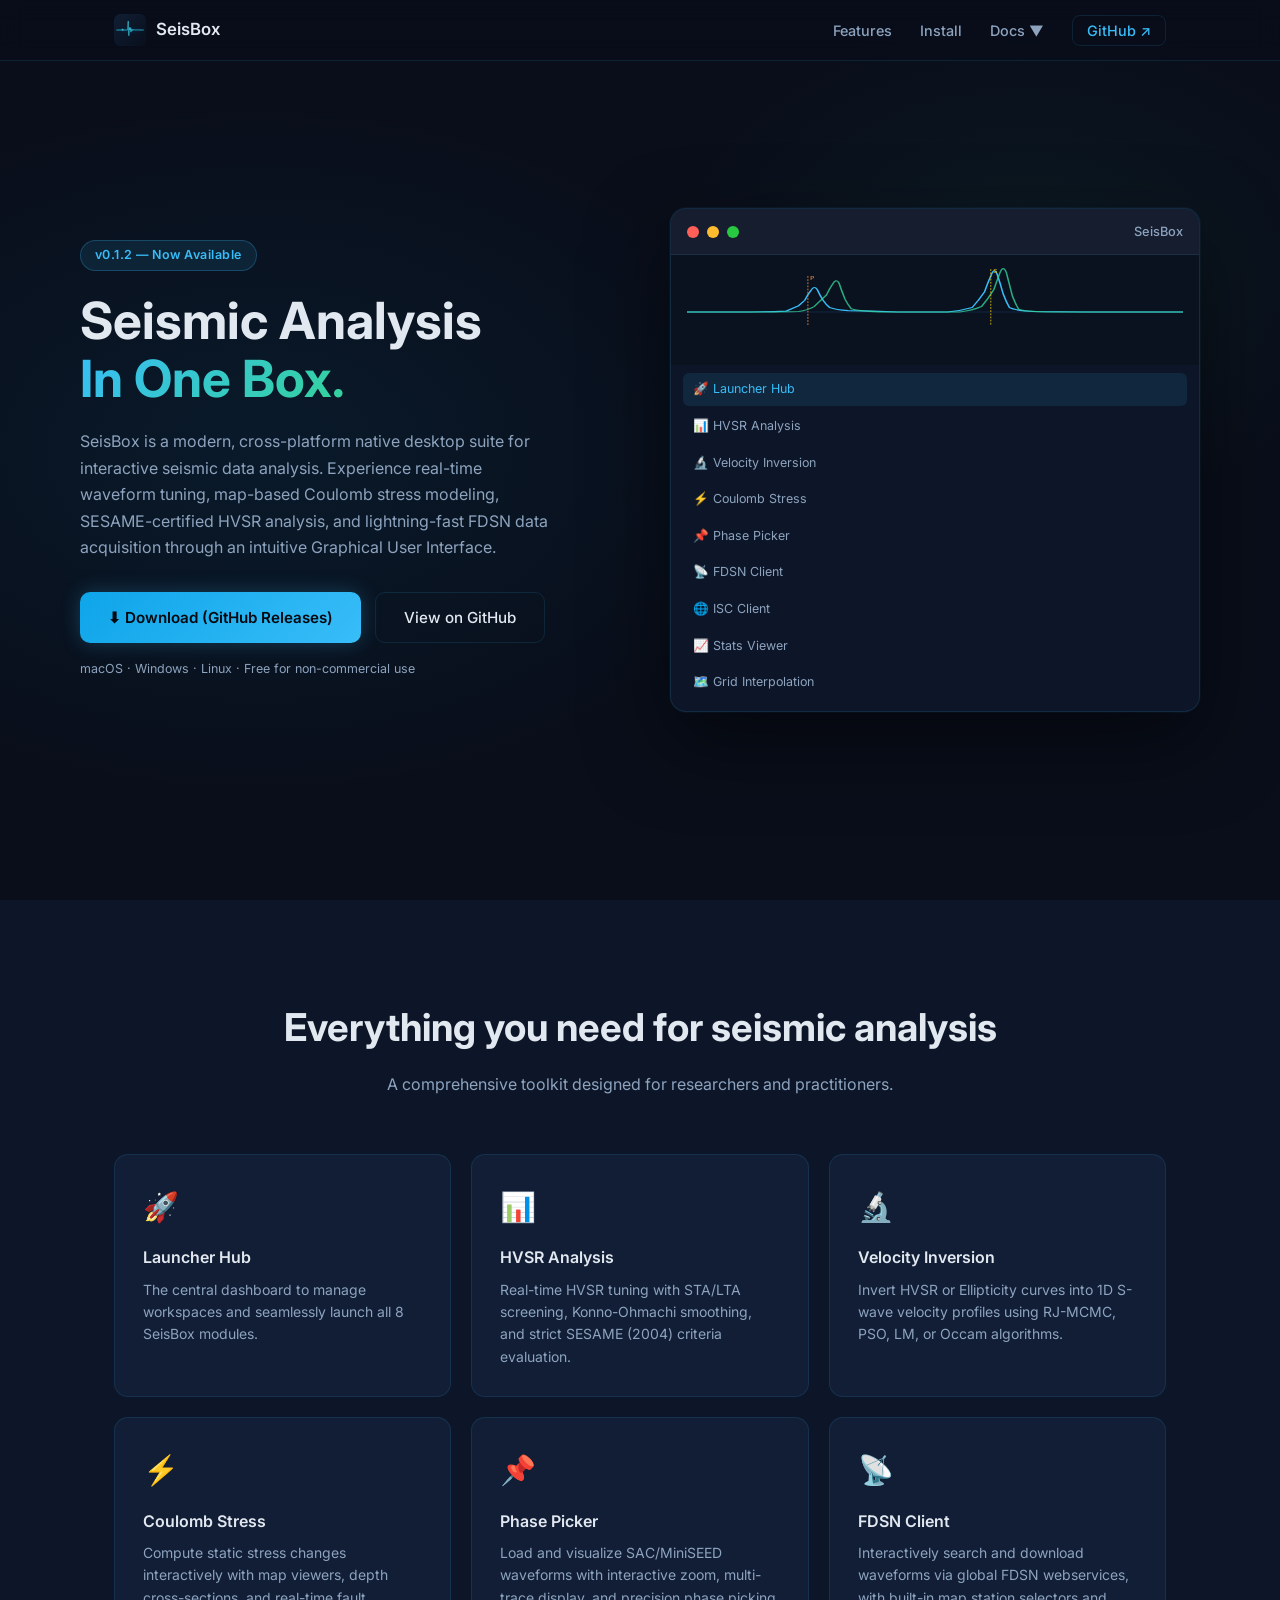
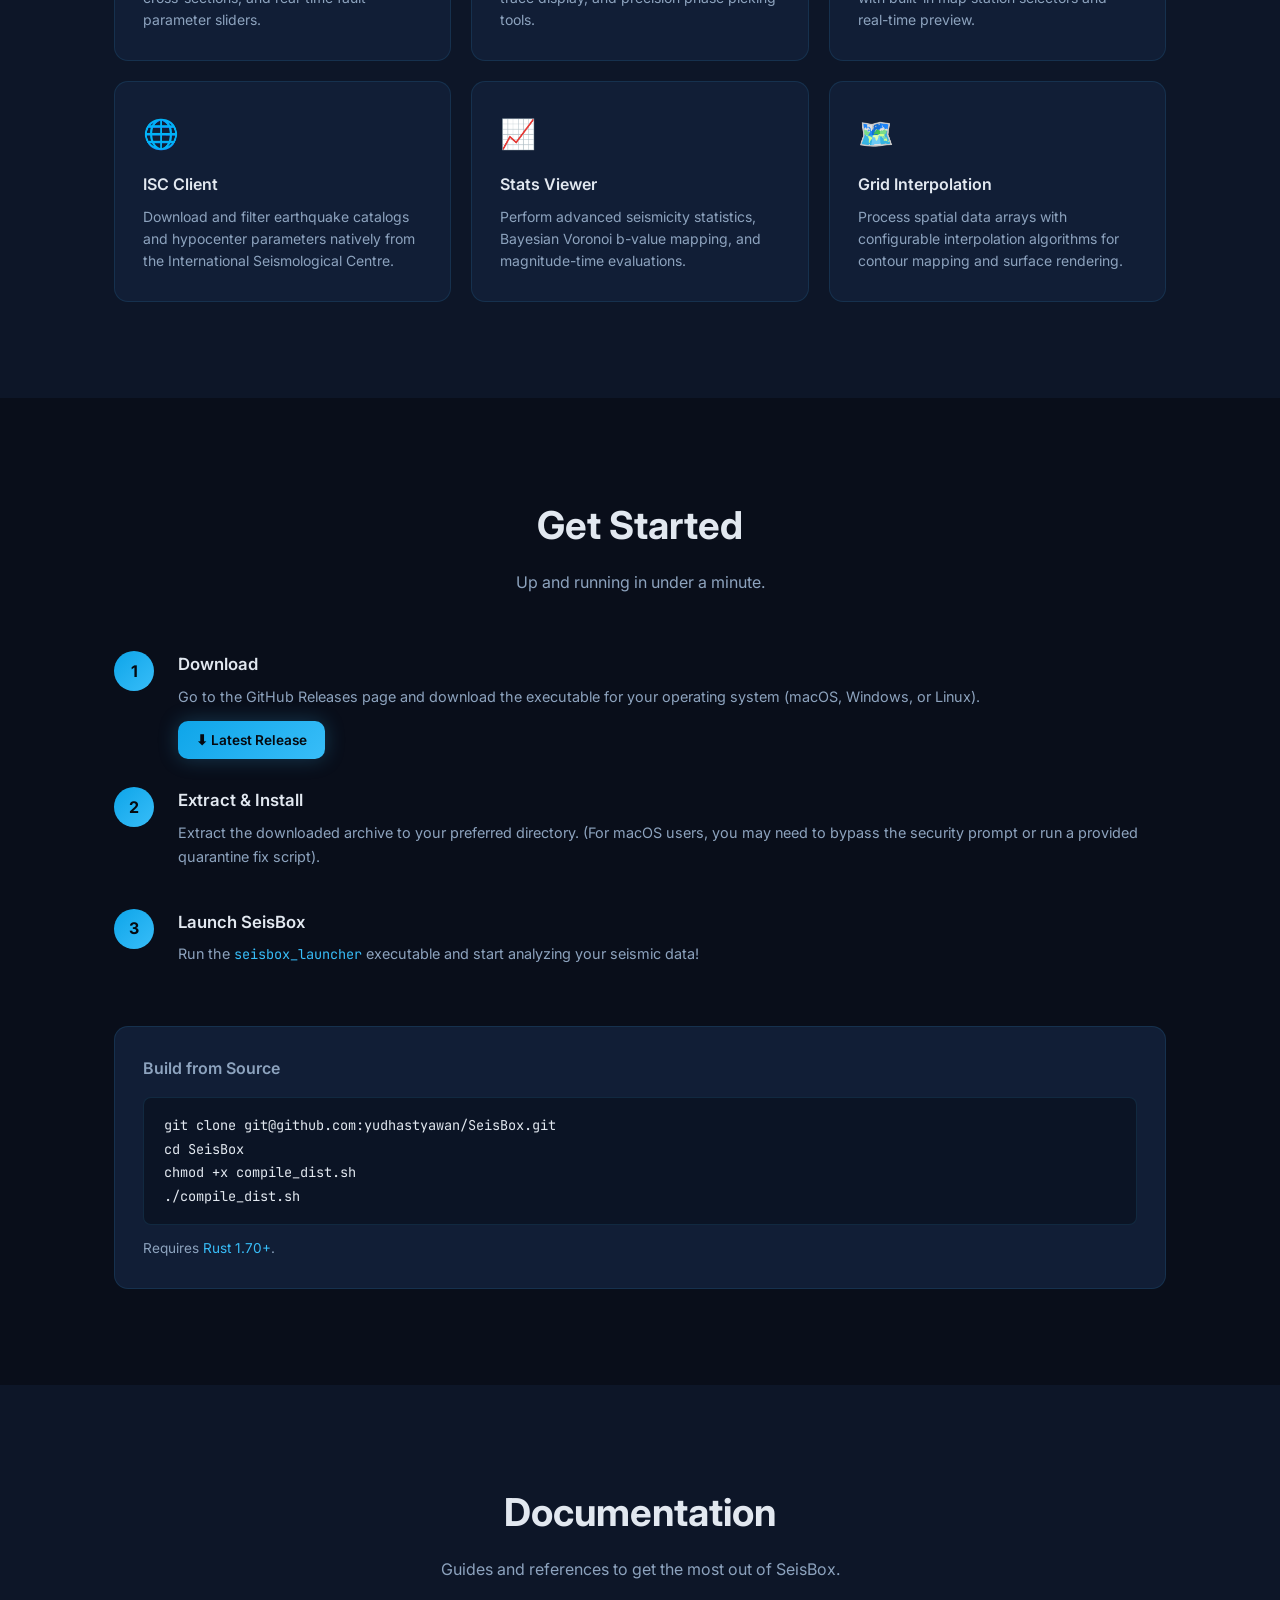
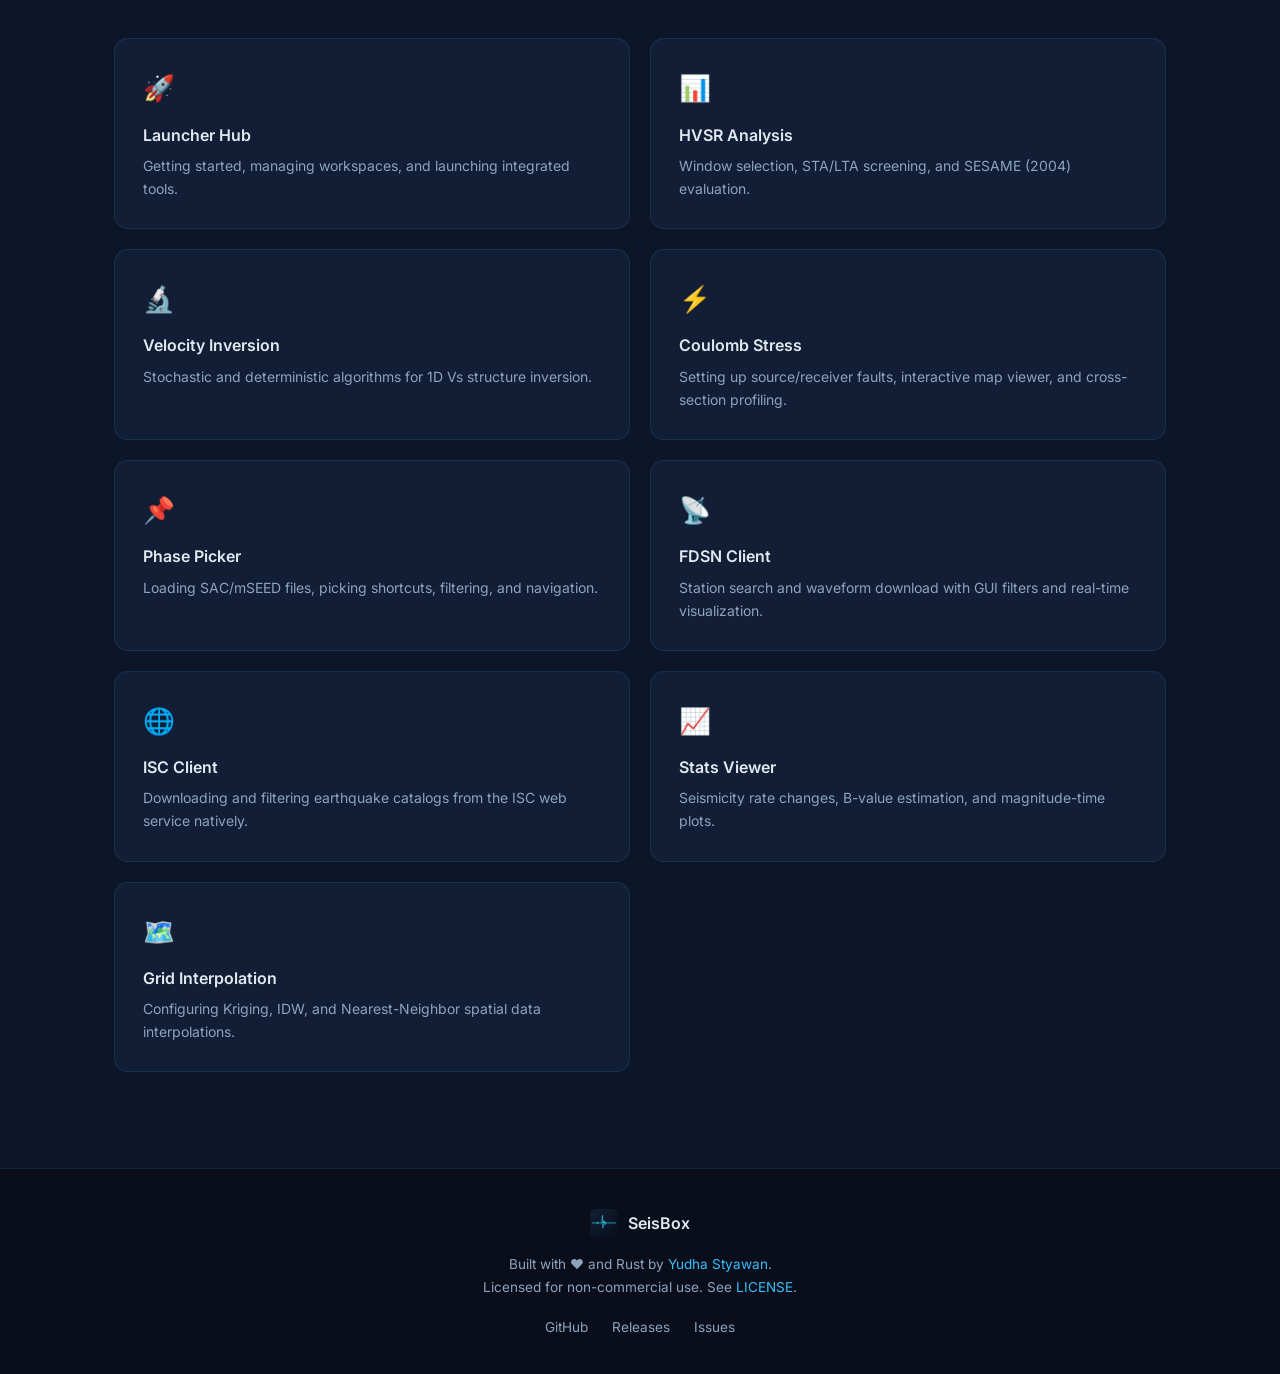
<file: docs/index.html>
<!DOCTYPE html>
<html lang="en">
<head>
  <meta charset="UTF-8" />
  <meta name="viewport" content="width=device-width, initial-scale=1.0" />
  <title>SeisBox — Seismic Analysis Toolkit</title>
  <meta name="description" content="SeisBox is a modern, native macOS desktop application for seismic data analysis, built with Rust. Download, visualize, pick phases, compute HVSR, Coulomb stress, and more." />
  <link rel="icon" href="assets/seisbox_icon.svg" type="image/svg+xml" />
  <link rel="preconnect" href="https://fonts.googleapis.com" />
  <link rel="preconnect" href="https://fonts.gstatic.com" crossorigin />
  <link href="https://fonts.googleapis.com/css2?family=Inter:wght@300;400;500;600;700&family=JetBrains+Mono:wght@400;500&display=swap" rel="stylesheet" />
  <link rel="stylesheet" href="style.css" />
</head>
<body>

  <!-- ===== NAVBAR ===== -->
  <nav id="navbar">
    <div class="nav-inner">
      <a href="#" class="nav-logo">
        <img src="assets/seisbox_icon.svg" alt="SeisBox icon" width="32" height="32" />
        <span>SeisBox</span>
      </a>
      <ul class="nav-links">
        <li><a href="#features">Features</a></li>
        <li><a href="#install">Install</a></li>
        <li class="dropdown">
          <a href="#docs">Docs ▼</a>
          <ul class="dropdown-menu">
            <li><a href="tutorial_launcher/index.html">Launcher Hub</a></li>
            <li><a href="tutorial_hvsr/index.html">HVSR Analysis</a></li>
            <li><a href="tutorial_inversion/index.html">Velocity Inversion</a></li>
            <li><a href="tutorial_cfs/index.html">Coulomb Stress (CFS)</a></li>
            <li><a href="tutorial_picker/index.html">Phase Picker</a></li>
            <li><a href="tutorial_fdsn/index.html">FDSN Client</a></li>
            <li><a href="tutorial_isc/index.html">ISC Client</a></li>
            <li><a href="tutorial_stats/index.html">Stats Viewer</a></li>
            <li><a href="tutorial_interp/index.html">Grid Interpolation</a></li>
          </ul>
        </li>
        <li><a href="https://github.com/yudhastyawan/SeisBox" target="_blank" class="btn-ghost">GitHub ↗</a></li>
      </ul>
    </div>
  </nav>

  <!-- ===== HERO ===== -->
  <section id="hero">
    <div class="hero-bg"></div>
    <div class="hero-content">
      <div class="hero-badge">v0.1.2 — Now Available</div>
      <h1>Seismic Analysis<br /><span class="gradient-text">In One Box.</span></h1>
      <p class="hero-sub">
        SeisBox is a modern, cross-platform native desktop suite for interactive seismic data analysis.
        Experience real-time waveform tuning, map-based Coulomb stress modeling, SESAME-certified HVSR analysis, and lightning-fast FDSN data acquisition through an intuitive Graphical User Interface.
      </p>
      <div class="hero-actions">
        <a id="btn-download" href="https://github.com/yudhastyawan/SeisBox/releases/latest" class="btn-primary">
          ⬇ Download (GitHub Releases)
        </a>
        <a href="https://github.com/yudhastyawan/SeisBox" class="btn-secondary" target="_blank">
          View on GitHub
        </a>
      </div>
      <p class="hero-note">macOS · Windows · Linux · Free for non-commercial use</p>
    </div>
    <div class="hero-visual">
      <div class="app-window">
        <div class="window-bar">
          <span class="dot red"></span>
          <span class="dot yellow"></span>
          <span class="dot green"></span>
          <span class="window-title">SeisBox</span>
        </div>
        <div class="window-body">
          <div class="waveform-demo" aria-hidden="true">
            <svg viewBox="0 0 800 200" preserveAspectRatio="none">
              <line x1="0" y1="100" x2="800" y2="100" stroke="#1e3a5f" stroke-width="1"/>
              <!-- Trace 1 -->
              <path class="trace t1" d="M0,100 Q40,100 80,100 Q120,100 160,98 Q170,92 180,86 Q185,80 190,74 Q195,60 200,52 Q205,40 210,50 Q215,65 220,75 Q225,85 230,90 Q240,95 260,97 Q300,98 340,100 Q380,100 420,100 Q440,98 460,90 Q470,75 480,55 Q485,35 490,20 Q495,0 500,15 Q505,35 510,60 Q515,78 520,90 Q530,97 560,99 Q600,100 640,100 Q680,100 720,100 Q760,100 800,100" stroke="#38bdf8" stroke-width="2.5" fill="none"/>
              <!-- Trace 2 -->
              <path class="trace t2" d="M0,100 Q60,100 120,100 Q160,100 180,99 Q195,96 205,88 Q215,75 225,62 Q230,48 235,38 Q240,25 245,35 Q250,55 255,72 Q260,85 265,93 Q275,98 310,100 Q400,100 440,100 Q460,97 475,88 Q485,72 495,50 Q500,30 505,12 Q510,-5 515,12 Q520,38 525,65 Q530,83 535,94 Q545,99 580,100 Q650,100 800,100" stroke="#34d399" stroke-width="2.5" fill="none" opacity="0.8"/>
              <!-- Markers -->
              <line x1="195" y1="20" x2="195" y2="130" stroke="#fb923c" stroke-width="1.5" stroke-dasharray="4,3"/>
              <text x="198" y="28" fill="#fb923c" font-size="12" font-family="JetBrains Mono">P</text>
              <line x1="490" y1="5" x2="490" y2="130" stroke="#facc15" stroke-width="1.5" stroke-dasharray="4,3"/>
              <text x="493" y="13" fill="#facc15" font-size="12" font-family="JetBrains Mono">S</text>
            </svg>
          </div>
          <div class="window-panel">
            <div class="panel-item active">🚀 Launcher Hub</div>
            <div class="panel-item">📊 HVSR Analysis</div>
            <div class="panel-item">🔬 Velocity Inversion</div>
            <div class="panel-item">⚡ Coulomb Stress</div>
            <div class="panel-item">📌 Phase Picker</div>
            <div class="panel-item">📡 FDSN Client</div>
            <div class="panel-item">🌐 ISC Client</div>
            <div class="panel-item">📈 Stats Viewer</div>
            <div class="panel-item">🗺️ Grid Interpolation</div>
          </div>
        </div>
      </div>
    </div>
  </section>

  <!-- ===== FEATURES ===== -->
  <section id="features">
    <div class="container">
      <div class="section-header">
        <h2>Everything you need for seismic analysis</h2>
        <p>A comprehensive toolkit designed for researchers and practitioners.</p>
      </div>
      <div class="feature-grid">

        <div class="feature-card">
          <div class="feature-icon">🚀</div>
          <h3>Launcher Hub</h3>
          <p>The central dashboard to manage workspaces and seamlessly launch all 8 SeisBox modules.</p>
        </div>

        <div class="feature-card">
          <div class="feature-icon">📊</div>
          <h3>HVSR Analysis</h3>
          <p>Real-time HVSR tuning with STA/LTA screening, Konno-Ohmachi smoothing, and strict SESAME (2004) criteria evaluation.</p>
        </div>

        <div class="feature-card">
          <div class="feature-icon">🔬</div>
          <h3>Velocity Inversion</h3>
          <p>Invert HVSR or Ellipticity curves into 1D S-wave velocity profiles using RJ-MCMC, PSO, LM, or Occam algorithms.</p>
        </div>

        <div class="feature-card">
          <div class="feature-icon">⚡</div>
          <h3>Coulomb Stress</h3>
          <p>Compute static stress changes interactively with map viewers, depth cross-sections, and real-time fault parameter sliders.</p>
        </div>

        <div class="feature-card">
          <div class="feature-icon">📌</div>
          <h3>Phase Picker</h3>
          <p>Load and visualize SAC/MiniSEED waveforms with interactive zoom, multi-trace display, and precision phase picking tools.</p>
        </div>

        <div class="feature-card">
          <div class="feature-icon">📡</div>
          <h3>FDSN Client</h3>
          <p>Interactively search and download waveforms via global FDSN webservices, with built-in map station selectors and real-time preview.</p>
        </div>

        <div class="feature-card">
          <div class="feature-icon">🌐</div>
          <h3>ISC Client</h3>
          <p>Download and filter earthquake catalogs and hypocenter parameters natively from the International Seismological Centre.</p>
        </div>

        <div class="feature-card">
          <div class="feature-icon">📈</div>
          <h3>Stats Viewer</h3>
          <p>Perform advanced seismicity statistics, Bayesian Voronoi b-value mapping, and magnitude-time evaluations.</p>
        </div>

        <div class="feature-card">
          <div class="feature-icon">🗺️</div>
          <h3>Grid Interpolation</h3>
          <p>Process spatial data arrays with configurable interpolation algorithms for contour mapping and surface rendering.</p>
        </div>

      </div>
    </div>
  </section>

  <!-- ===== INSTALL ===== -->
  <section id="install">
    <div class="container">
      <div class="section-header">
        <h2>Get Started</h2>
        <p>Up and running in under a minute.</p>
      </div>
      <div class="install-steps">
        <div class="step">
          <div class="step-num">1</div>
          <div class="step-body">
            <h3>Download</h3>
            <p>Go to the GitHub Releases page and download the executable for your operating system (macOS, Windows, or Linux).</p>
            <a href="https://github.com/yudhastyawan/SeisBox/releases/latest" class="btn-primary btn-sm" target="_blank">⬇ Latest Release</a>
          </div>
        </div>
        <div class="step">
          <div class="step-num">2</div>
          <div class="step-body">
            <h3>Extract &amp; Install</h3>
            <p>Extract the downloaded archive to your preferred directory. (For macOS users, you may need to bypass the security prompt or run a provided quarantine fix script).</p>
          </div>
        </div>
        <div class="step">
          <div class="step-num">3</div>
          <div class="step-body">
            <h3>Launch SeisBox</h3>
            <p>Run the <code>seisbox_launcher</code> executable and start analyzing your seismic data!</p>
          </div>
        </div>
      </div>

      <div class="build-block">
        <h3>Build from Source</h3>
        <pre><code>git clone git@github.com:yudhastyawan/SeisBox.git
cd SeisBox
chmod +x compile_dist.sh
./compile_dist.sh</code></pre>
        <p>Requires <a href="https://rustup.rs" target="_blank">Rust 1.70+</a>.</p>
      </div>
    </div>
  </section>

  <!-- ===== DOCS QUICK LINKS ===== -->
  <section id="docs">
    <div class="container">
      <div class="section-header">
        <h2>Documentation</h2>
        <p>Guides and references to get the most out of SeisBox.</p>
      </div>
      <div class="doc-grid">
        <a href="tutorial_launcher/index.html" class="doc-card">
          <span class="doc-icon">🚀</span>
          <h3>Launcher Hub</h3>
          <p>Getting started, managing workspaces, and launching integrated tools.</p>
        </a>
        <a href="tutorial_hvsr/index.html" class="doc-card">
          <span class="doc-icon">📊</span>
          <h3>HVSR Analysis</h3>
          <p>Window selection, STA/LTA screening, and SESAME (2004) evaluation.</p>
        </a>
        <a href="tutorial_inversion/index.html" class="doc-card">
          <span class="doc-icon">🔬</span>
          <h3>Velocity Inversion</h3>
          <p>Stochastic and deterministic algorithms for 1D Vs structure inversion.</p>
        </a>
        <a href="tutorial_cfs/index.html" class="doc-card">
          <span class="doc-icon">⚡</span>
          <h3>Coulomb Stress</h3>
          <p>Setting up source/receiver faults, interactive map viewer, and cross-section profiling.</p>
        </a>
        <a href="tutorial_picker/index.html" class="doc-card">
          <span class="doc-icon">📌</span>
          <h3>Phase Picker</h3>
          <p>Loading SAC/mSEED files, picking shortcuts, filtering, and navigation.</p>
        </a>
        <a href="tutorial_fdsn/index.html" class="doc-card">
          <span class="doc-icon">📡</span>
          <h3>FDSN Client</h3>
          <p>Station search and waveform download with GUI filters and real-time visualization.</p>
        </a>
        <a href="tutorial_isc/index.html" class="doc-card">
          <span class="doc-icon">🌐</span>
          <h3>ISC Client</h3>
          <p>Downloading and filtering earthquake catalogs from the ISC web service natively.</p>
        </a>
        <a href="tutorial_stats/index.html" class="doc-card">
          <span class="doc-icon">📈</span>
          <h3>Stats Viewer</h3>
          <p>Seismicity rate changes, B-value estimation, and magnitude-time plots.</p>
        </a>
        <a href="tutorial_interp/index.html" class="doc-card">
          <span class="doc-icon">🗺️</span>
          <h3>Grid Interpolation</h3>
          <p>Configuring Kriging, IDW, and Nearest-Neighbor spatial data interpolations.</p>
        </a>
      </div>
    </div>
  </section>

  <!-- ===== FOOTER ===== -->
  <footer>
    <div class="container footer-inner">
      <div class="footer-logo">
        <img src="assets/seisbox_icon.svg" alt="SeisBox" width="28" />
        <span>SeisBox</span>
      </div>
      <p class="footer-text">
        Built with ❤️ and Rust by <a href="https://github.com/yudhastyawan" target="_blank">Yudha Styawan</a>.<br/>
        Licensed for non-commercial use. See <a href="https://github.com/yudhastyawan/SeisBox/blob/main/LICENSE" target="_blank">LICENSE</a>.
      </p>
      <div class="footer-links">
        <a href="https://github.com/yudhastyawan/SeisBox" target="_blank">GitHub</a>
        <a href="https://github.com/yudhastyawan/SeisBox/releases" target="_blank">Releases</a>
        <a href="https://github.com/yudhastyawan/SeisBox/issues" target="_blank">Issues</a>
      </div>
    </div>
  </footer>

  <script src="main.js"></script>
</body>
</html>
</file>
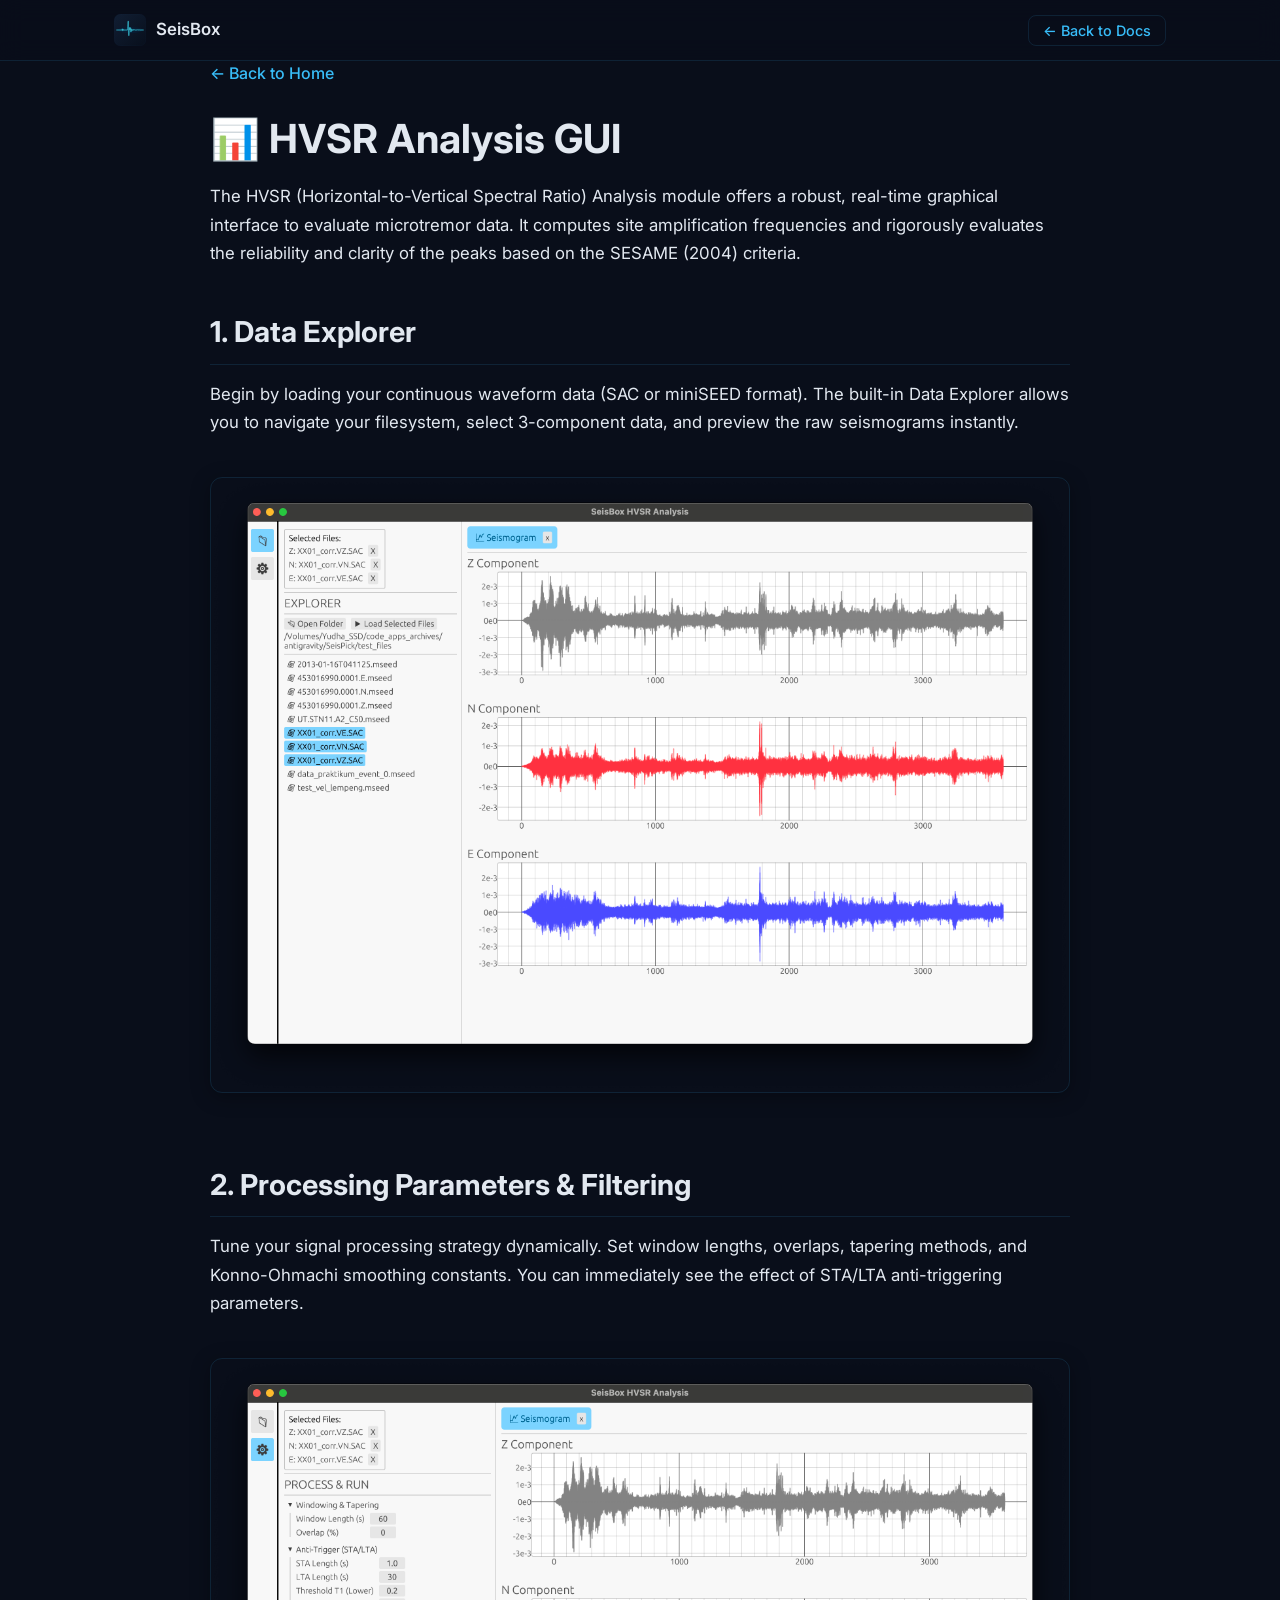
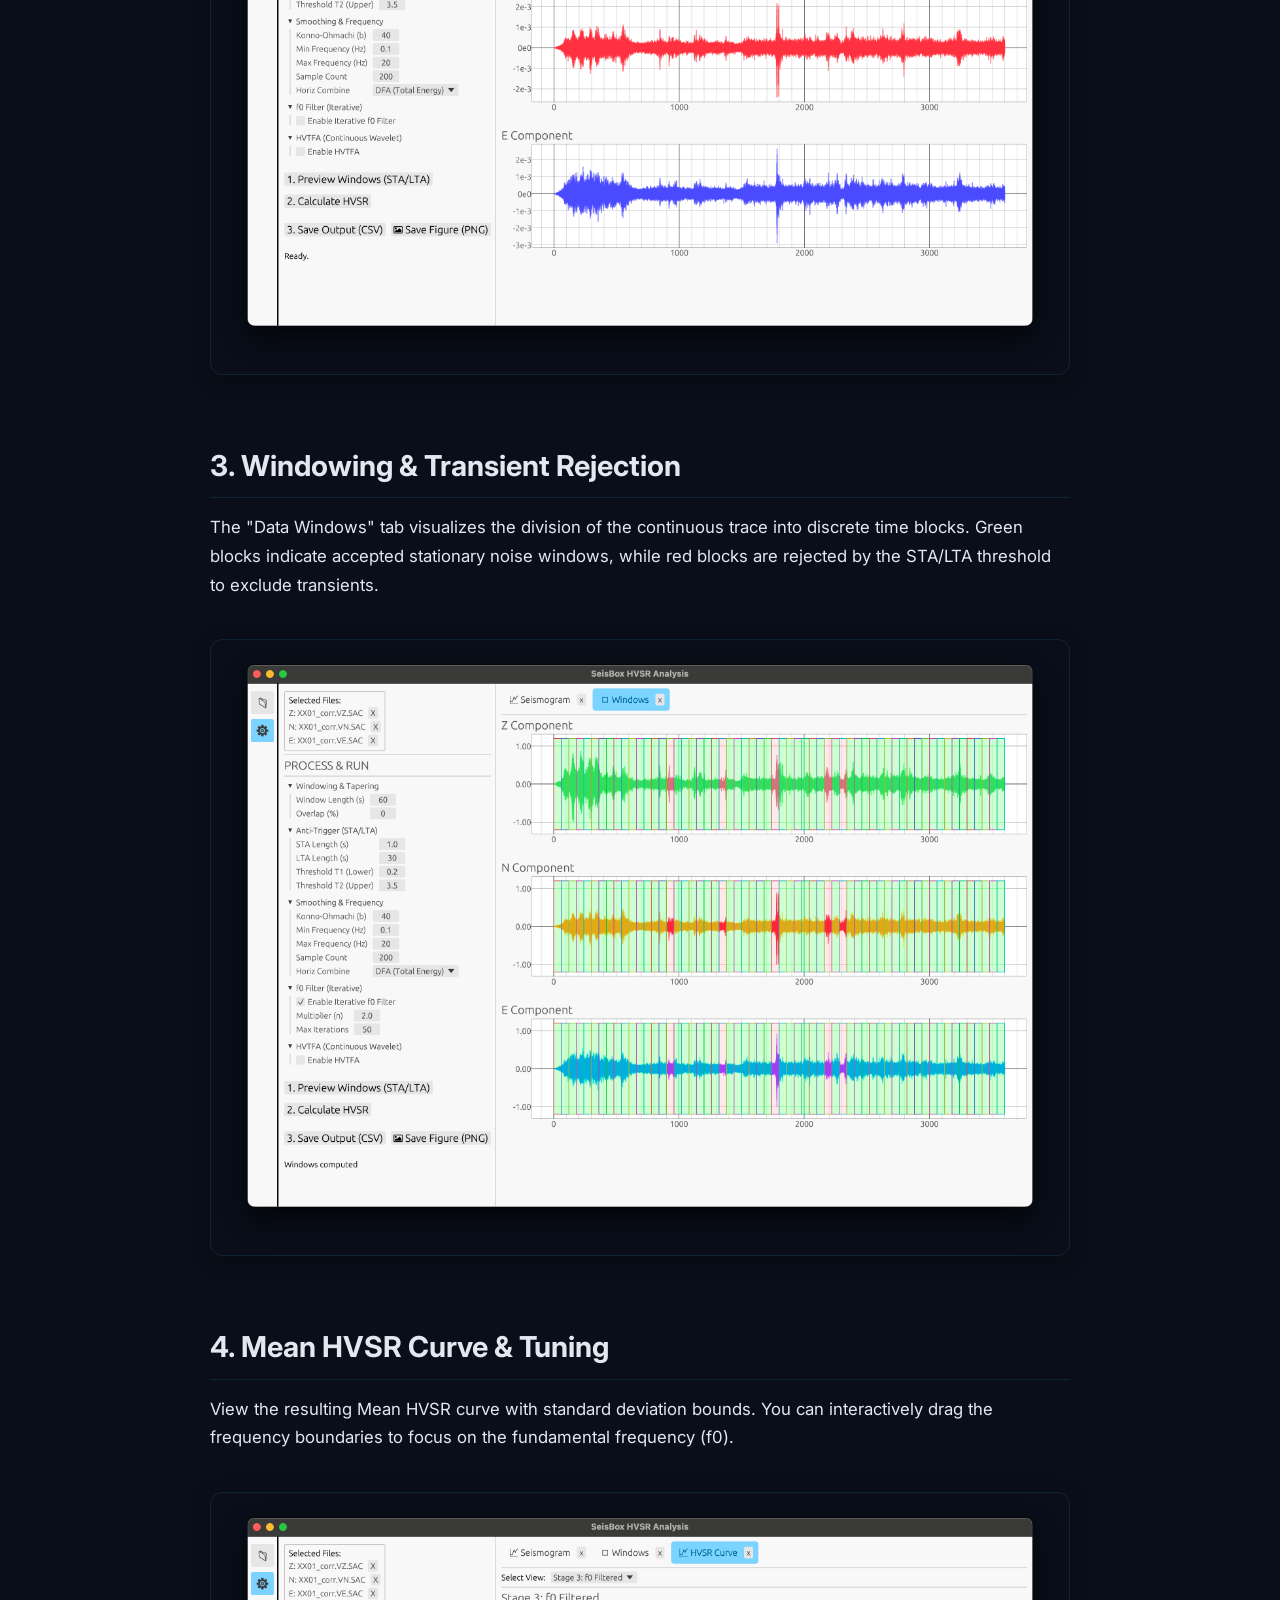
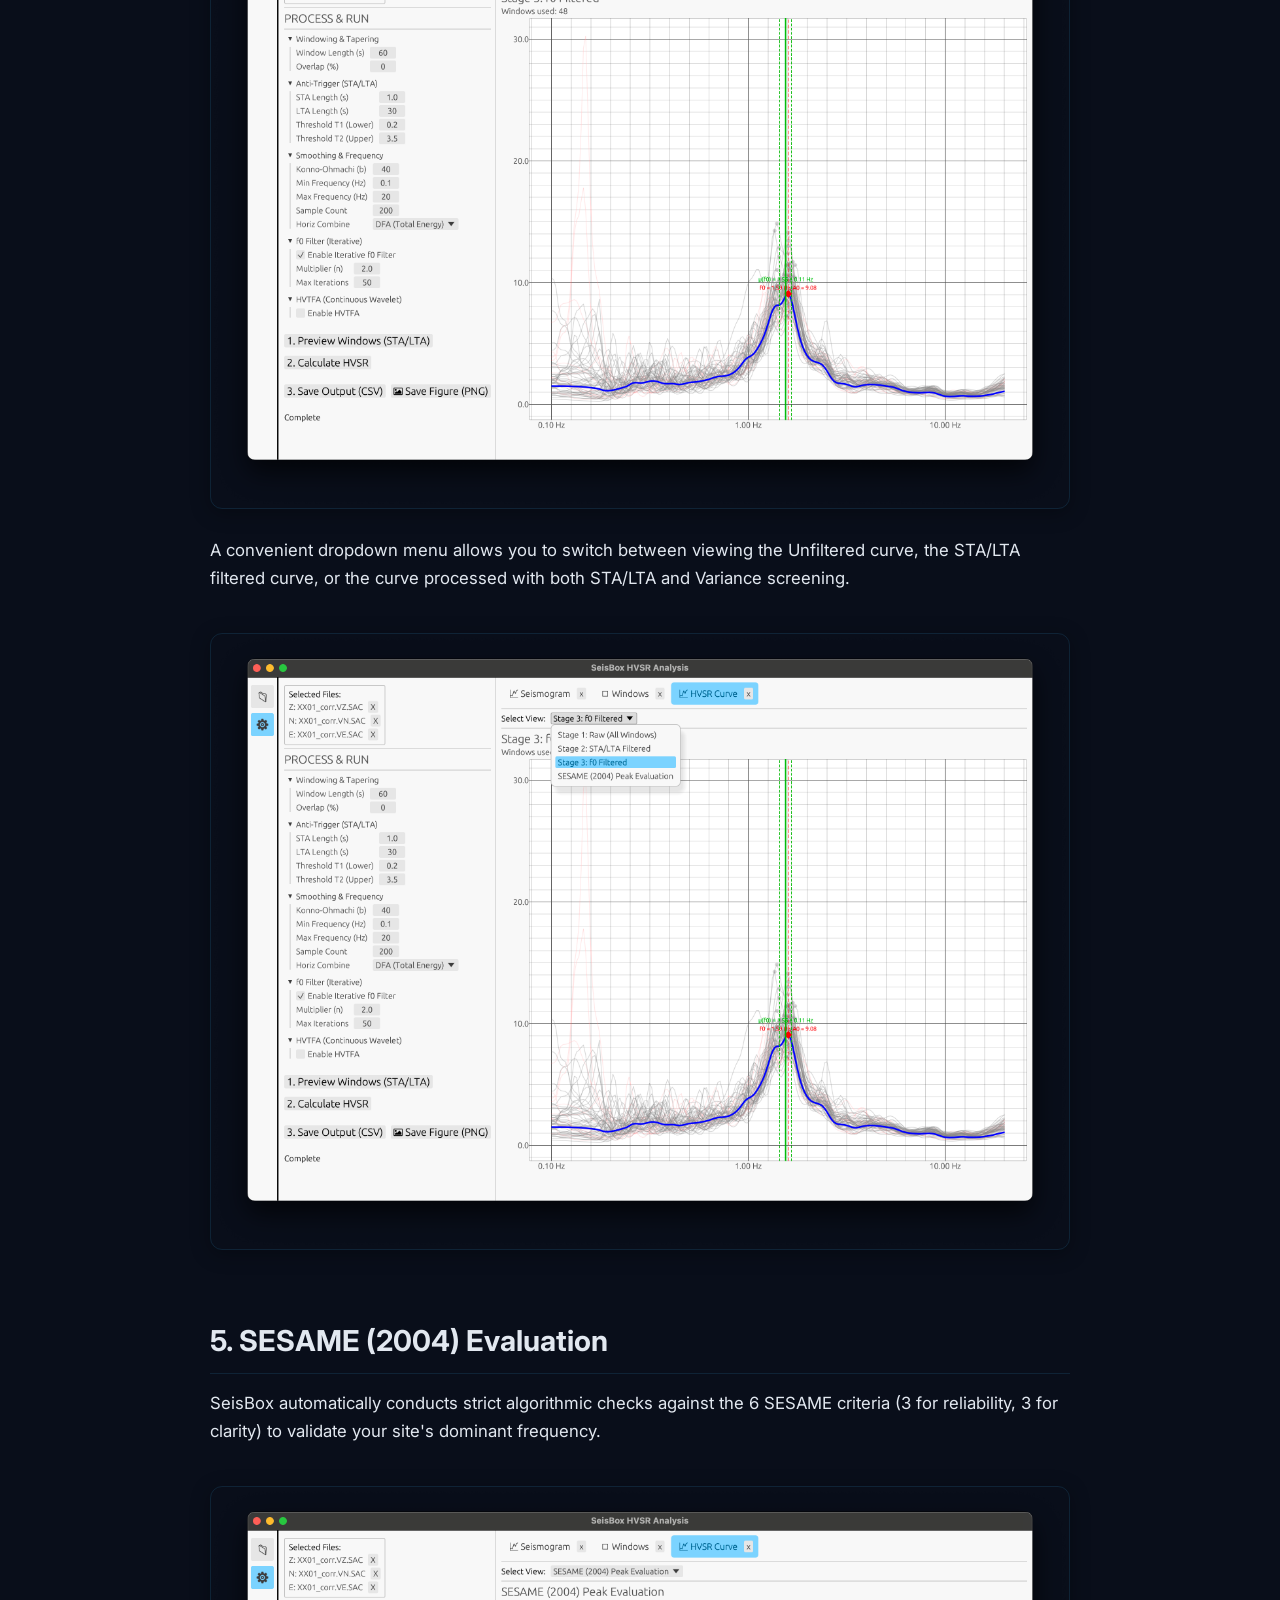
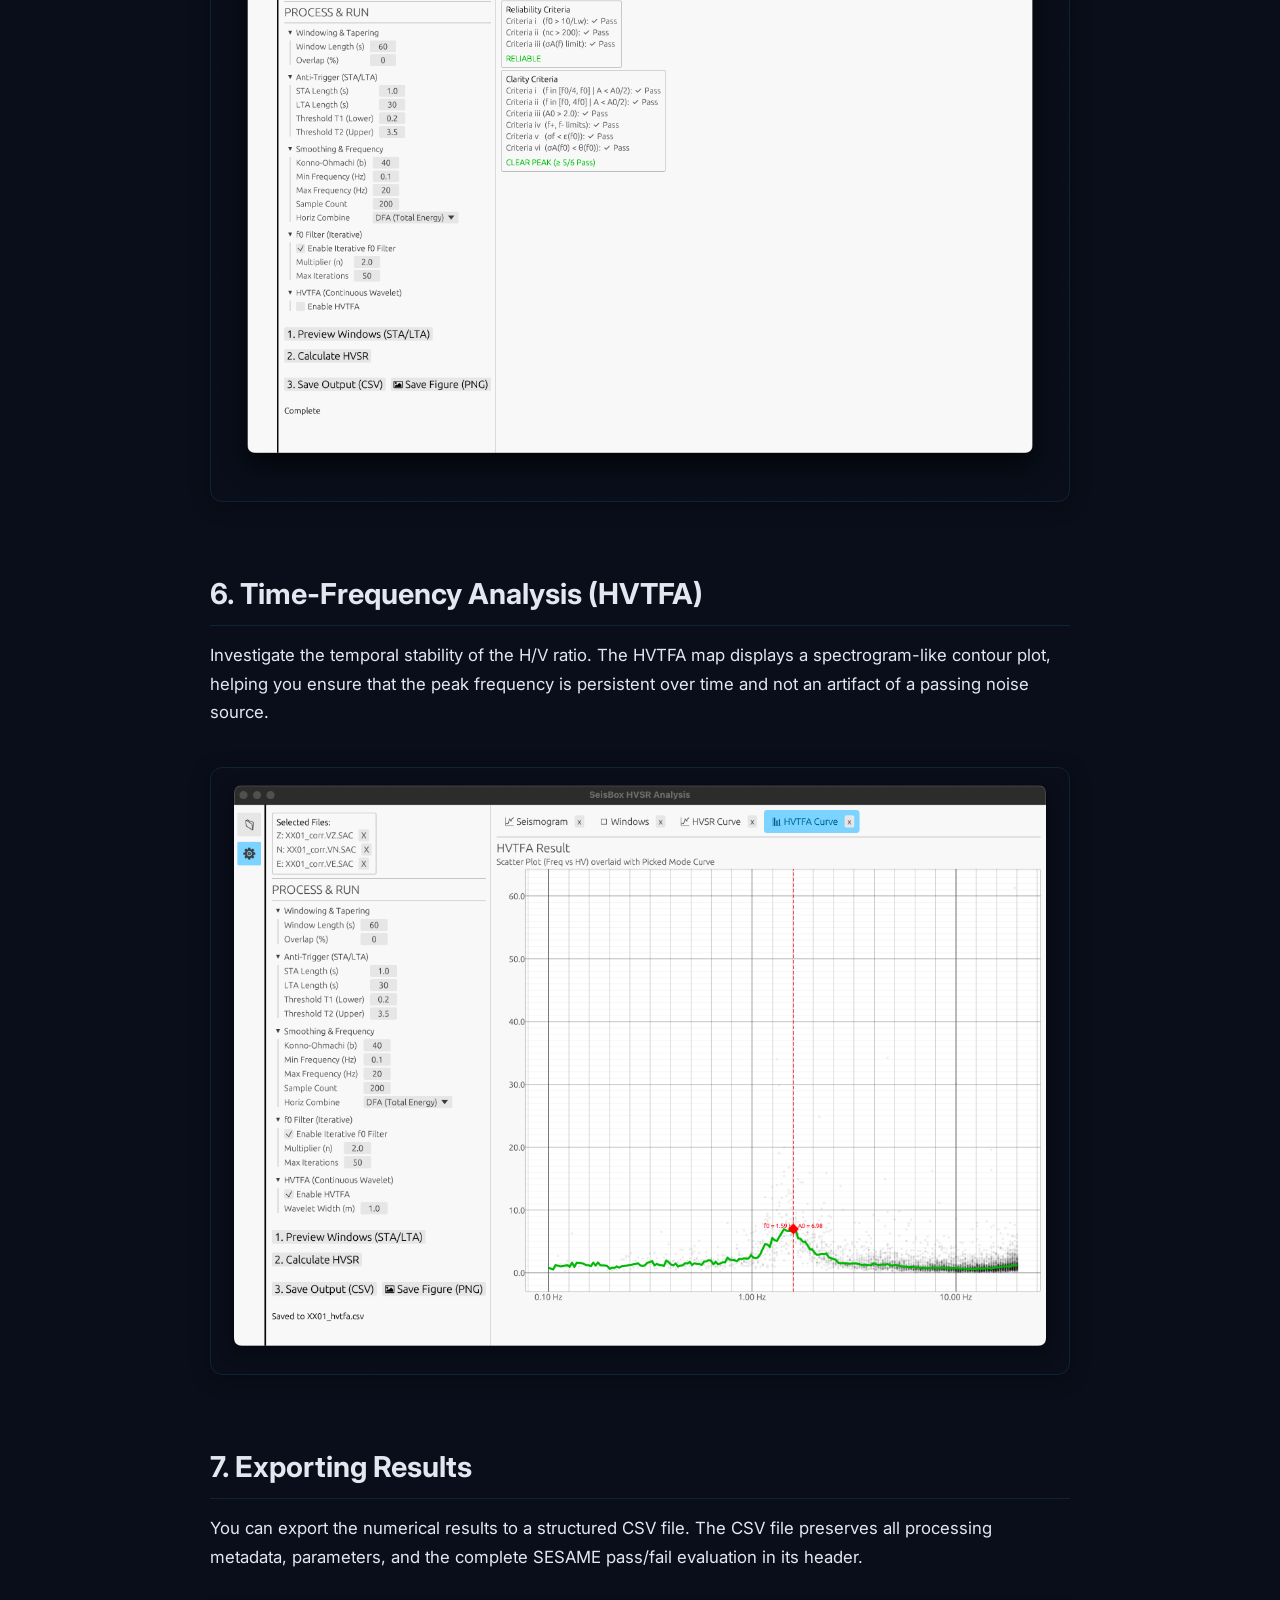
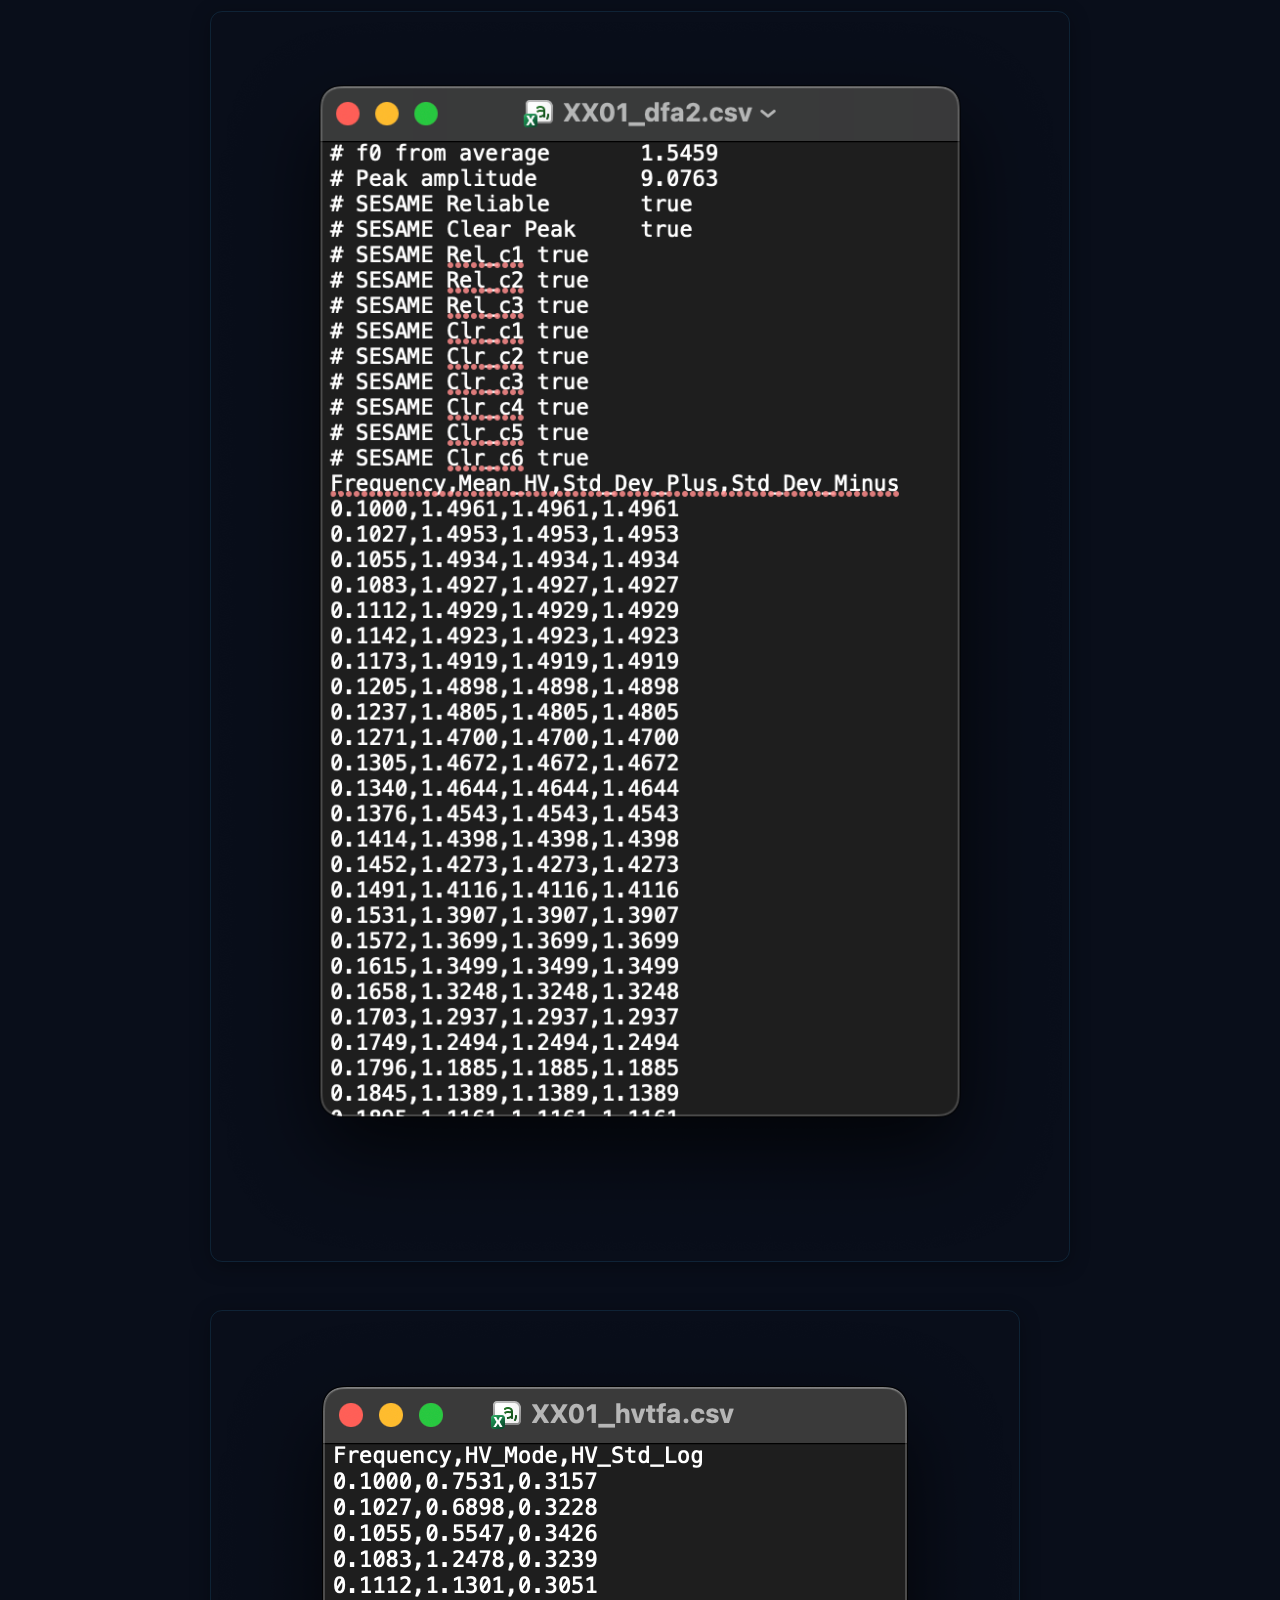
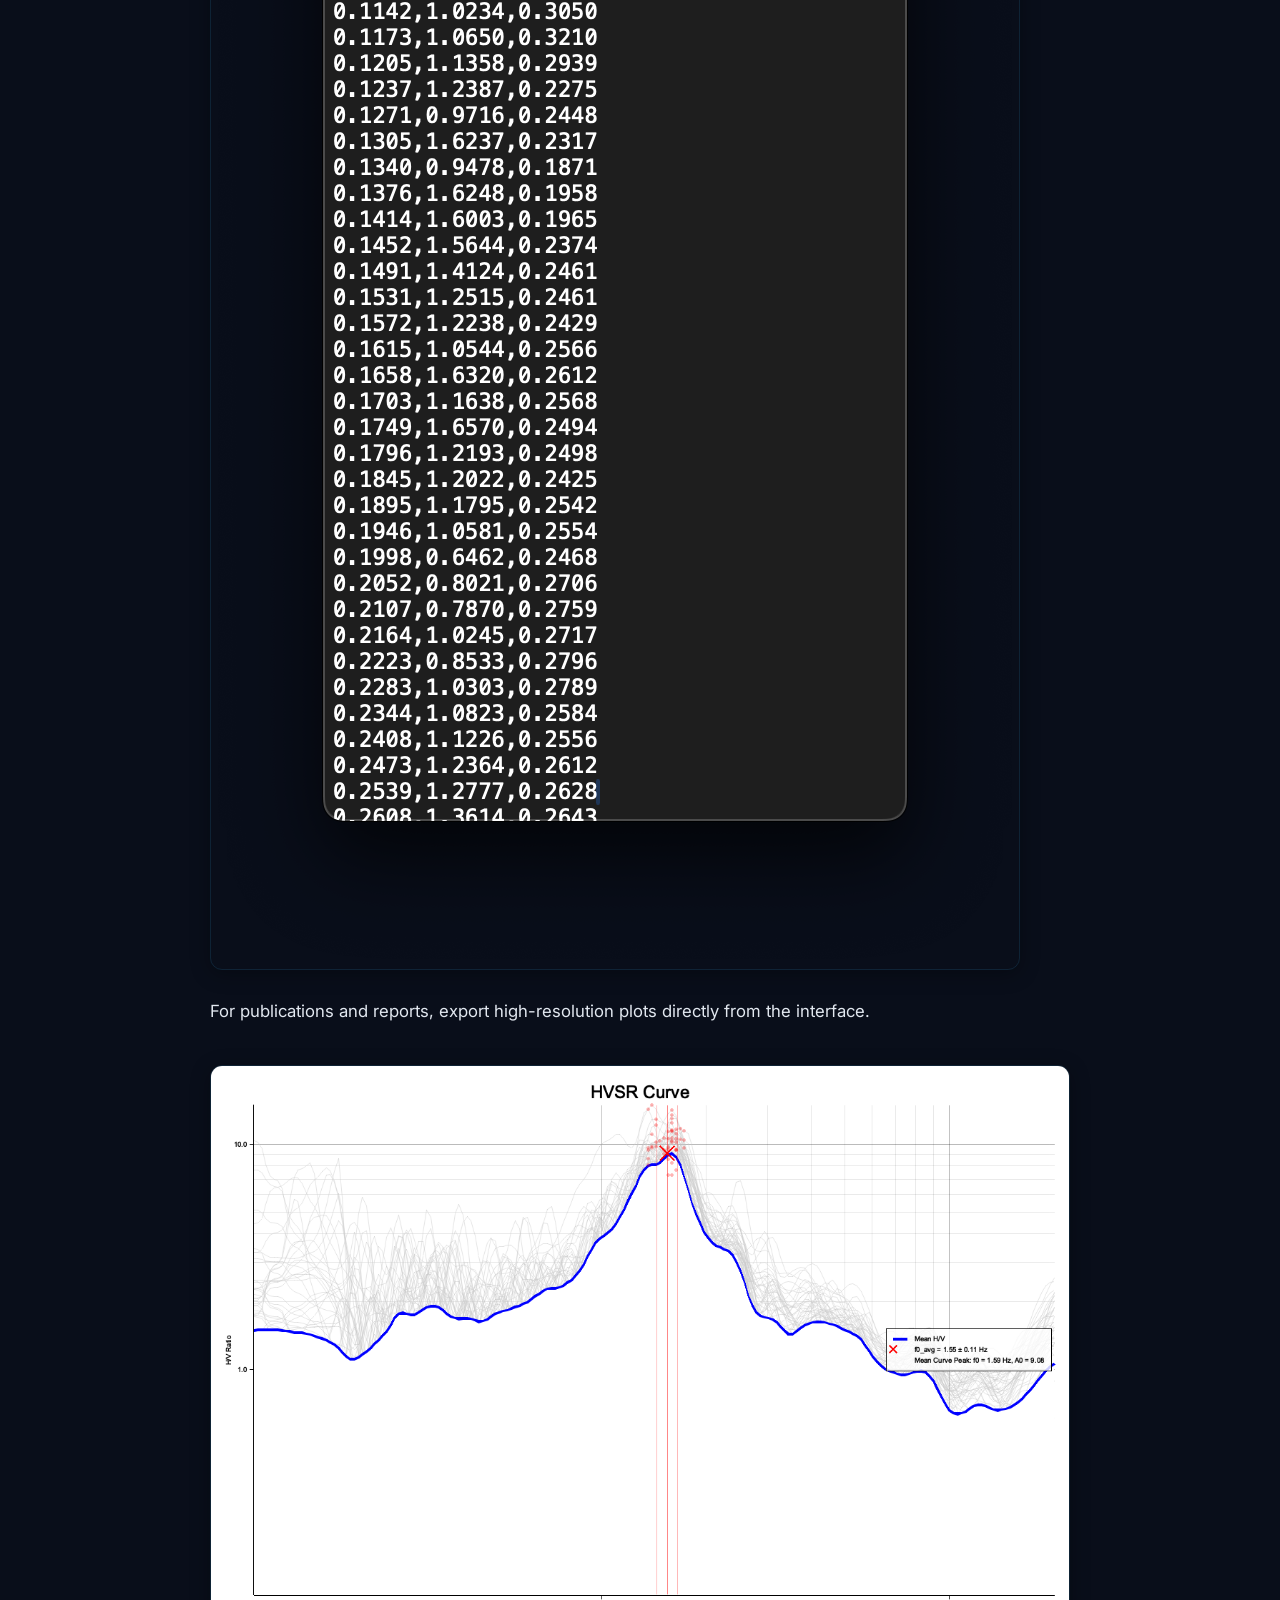
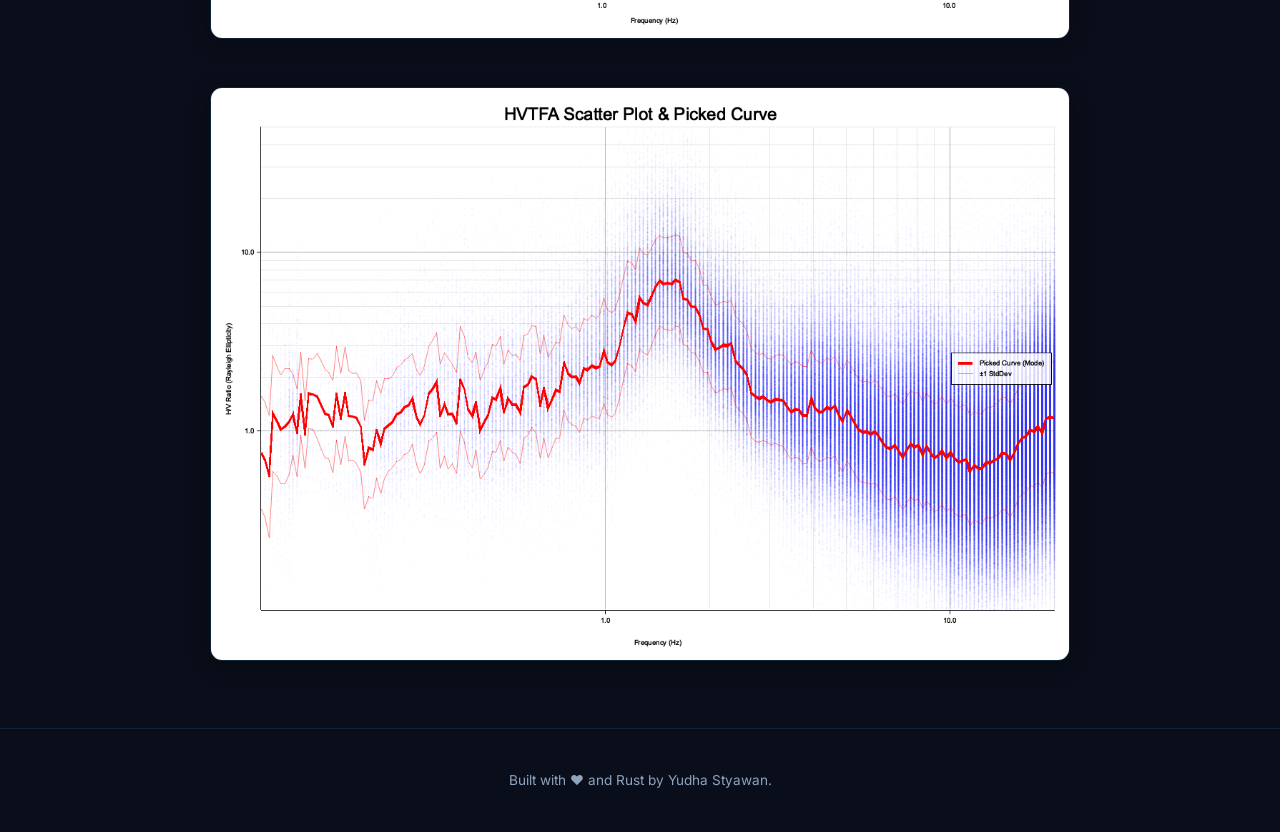
<file: docs/tutorial_hvsr/index.html>
<!DOCTYPE html>
<html lang="en">
<head>
  <meta charset="UTF-8" />
  <meta name="viewport" content="width=device-width, initial-scale=1.0" />
  <title>HVSR Analysis - SeisBox Docs</title>
  <link rel="icon" href="../assets/seisbox_icon.svg" type="image/svg+xml" />
  <link rel="preconnect" href="https://fonts.googleapis.com" />
  <link rel="preconnect" href="https://fonts.gstatic.com" crossorigin />
  <link href="https://fonts.googleapis.com/css2?family=Inter:wght@300;400;500;600;700&family=JetBrains+Mono:wght@400;500&display=swap" rel="stylesheet" />
  <link rel="stylesheet" href="../style.css" />
  <style>
    .doc-content { padding: 40px 20px; max-width: 900px; margin: 0 auto; color: var(--text); }
    .doc-content h1 { font-size: 2.5rem; margin-bottom: 10px; color: var(--text-strong); }
    .doc-content h2 { font-size: 1.8rem; margin-top: 40px; margin-bottom: 15px; color: var(--text-strong); border-bottom: 1px solid var(--border); padding-bottom: 8px; }
    .doc-content p { line-height: 1.7; margin-bottom: 20px; font-size: 1.05rem; }
    .doc-content img { max-width: 100%; border-radius: 12px; box-shadow: 0 4px 20px rgba(0,0,0,0.3); margin: 20px 0; border: 1px solid var(--border); }
    .back-link { display: inline-block; margin-top: 20px; margin-bottom: 20px; color: var(--accent); text-decoration: none; font-weight: 500; }
    .back-link:hover { text-decoration: underline; }
  </style>
</head>
<body>
  <nav id="navbar">
    <div class="nav-inner">
      <a href="../index.html" class="nav-logo">
        <img src="../assets/seisbox_icon.svg" alt="SeisBox icon" width="32" height="32" />
        <span>SeisBox</span>
      </a>
      <ul class="nav-links">
        <li><a href="../index.html#docs" class="btn-ghost">← Back to Docs</a></li>
      </ul>
    </div>
  </nav>

  <div class="doc-content">
    <a href="../index.html#docs" class="back-link">← Back to Home</a>
    
    <h1>📊 HVSR Analysis GUI</h1>
    <p>The HVSR (Horizontal-to-Vertical Spectral Ratio) Analysis module offers a robust, real-time graphical interface to evaluate microtremor data. It computes site amplification frequencies and rigorously evaluates the reliability and clarity of the peaks based on the SESAME (2004) criteria.</p>

    <h2>1. Data Explorer</h2>
    <p>Begin by loading your continuous waveform data (SAC or miniSEED format). The built-in Data Explorer allows you to navigate your filesystem, select 3-component data, and preview the raw seismograms instantly.</p>
    <img src="../assets/images/gui/hvsr_data_explorer.png" alt="Data Explorer" />

    <h2>2. Processing Parameters & Filtering</h2>
    <p>Tune your signal processing strategy dynamically. Set window lengths, overlaps, tapering methods, and Konno-Ohmachi smoothing constants. You can immediately see the effect of STA/LTA anti-triggering parameters.</p>
    <img src="../assets/images/gui/hvsr_process_parameters.png" alt="Processing Parameters" />

    <h2>3. Windowing & Transient Rejection</h2>
    <p>The "Data Windows" tab visualizes the division of the continuous trace into discrete time blocks. Green blocks indicate accepted stationary noise windows, while red blocks are rejected by the STA/LTA threshold to exclude transients.</p>
    <img src="../assets/images/gui/hvsr_data_windows.png" alt="Data Windows" />

    <h2>4. Mean HVSR Curve & Tuning</h2>
    <p>View the resulting Mean HVSR curve with standard deviation bounds. You can interactively drag the frequency boundaries to focus on the fundamental frequency (f0).</p>
    <img src="../assets/images/gui/hvsr_curve_result.png" alt="Mean HVSR Curve" />

    <p>A convenient dropdown menu allows you to switch between viewing the Unfiltered curve, the STA/LTA filtered curve, or the curve processed with both STA/LTA and Variance screening.</p>
    <img src="../assets/images/gui/hvsr_curve_dropdown.png" alt="Curve Dropdown Option" />

    <h2>5. SESAME (2004) Evaluation</h2>
    <p>SeisBox automatically conducts strict algorithmic checks against the 6 SESAME criteria (3 for reliability, 3 for clarity) to validate your site's dominant frequency.</p>
    <img src="../assets/images/gui/hvsr_sesame_criteria.png" alt="SESAME Criteria Checklist" />

    <h2>6. Time-Frequency Analysis (HVTFA)</h2>
    <p>Investigate the temporal stability of the H/V ratio. The HVTFA map displays a spectrogram-like contour plot, helping you ensure that the peak frequency is persistent over time and not an artifact of a passing noise source.</p>
    <img src="../assets/images/gui/hvsr_hvtfa_map.png" alt="HVTFA Map" />

    <h2>7. Exporting Results</h2>
    <p>You can export the numerical results to a structured CSV file. The CSV file preserves all processing metadata, parameters, and the complete SESAME pass/fail evaluation in its header.</p>
    <img src="../assets/images/gui/hvsr_export_csv.png" alt="HVSR Export CSV" />
    <img src="../assets/images/gui/hvsr_export_csv_hvtfa.png" alt="HVTFA Export CSV" />

    <p>For publications and reports, export high-resolution plots directly from the interface.</p>
    <img src="../assets/images/gui/hvsr_save_image_hvsr.png" alt="High Res Plot Export" />
    <img src="../assets/images/gui/hvsr_save_image_hvtfa.png" alt="HVTFA Plot Export" />
  </div>

  <footer>
    <div class="container footer-inner">
      <p class="footer-text">Built with ❤️ and Rust by Yudha Styawan.</p>
    </div>
  </footer>
</body>
</html>
</file>
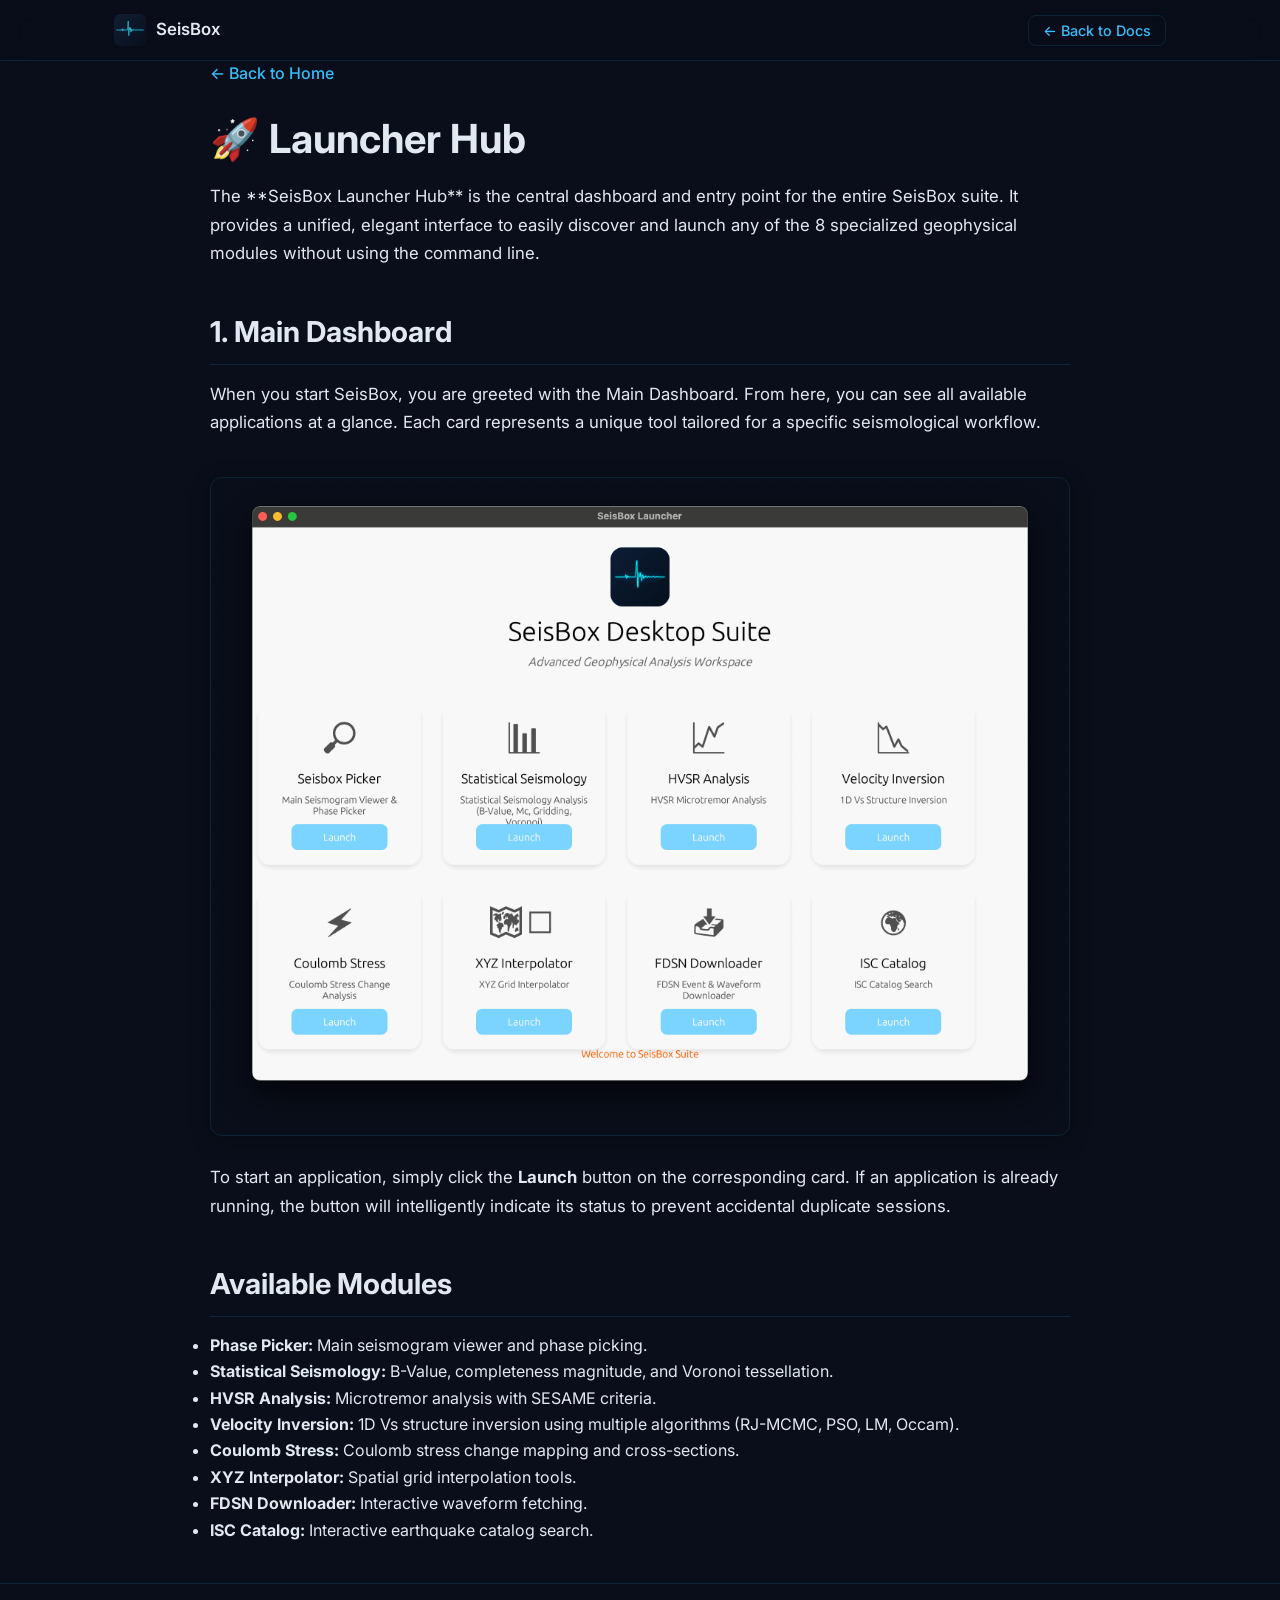
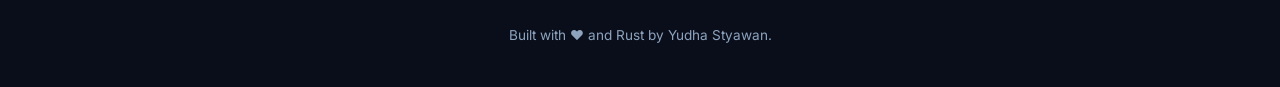
<file: docs/tutorial_launcher/index.html>
<!DOCTYPE html>
<html lang="en">
<head>
  <meta charset="UTF-8" />
  <meta name="viewport" content="width=device-width, initial-scale=1.0" />
  <title>Launcher Hub - SeisBox Docs</title>
  <link rel="icon" href="../assets/seisbox_icon.svg" type="image/svg+xml" />
  <link rel="preconnect" href="https://fonts.googleapis.com" />
  <link rel="preconnect" href="https://fonts.gstatic.com" crossorigin />
  <link href="https://fonts.googleapis.com/css2?family=Inter:wght@300;400;500;600;700&family=JetBrains+Mono:wght@400;500&display=swap" rel="stylesheet" />
  <link rel="stylesheet" href="../style.css" />
  <style>
    .doc-content { padding: 40px 20px; max-width: 900px; margin: 0 auto; color: var(--text); }
    .doc-content h1 { font-size: 2.5rem; margin-bottom: 10px; color: var(--text-strong); }
    .doc-content h2 { font-size: 1.8rem; margin-top: 40px; margin-bottom: 15px; color: var(--text-strong); border-bottom: 1px solid var(--border); padding-bottom: 8px; }
    .doc-content p { line-height: 1.7; margin-bottom: 20px; font-size: 1.05rem; }
    .doc-content img { max-width: 100%; border-radius: 12px; box-shadow: 0 4px 20px rgba(0,0,0,0.3); margin: 20px 0; border: 1px solid var(--border); }
    .back-link { display: inline-block; margin-top: 20px; margin-bottom: 20px; color: var(--accent); text-decoration: none; font-weight: 500; }
    .back-link:hover { text-decoration: underline; }
  </style>
</head>
<body>
  <nav id="navbar">
    <div class="nav-inner">
      <a href="../index.html" class="nav-logo">
        <img src="../assets/seisbox_icon.svg" alt="SeisBox icon" width="32" height="32" />
        <span>SeisBox</span>
      </a>
      <ul class="nav-links">
        <li><a href="../index.html#docs" class="btn-ghost">← Back to Docs</a></li>
      </ul>
    </div>
  </nav>

  <div class="doc-content">
    <a href="../index.html#docs" class="back-link">← Back to Home</a>
    
    <h1>🚀 Launcher Hub</h1>
    <p>The **SeisBox Launcher Hub** is the central dashboard and entry point for the entire SeisBox suite. It provides a unified, elegant interface to easily discover and launch any of the 8 specialized geophysical modules without using the command line.</p>
    
    <h2>1. Main Dashboard</h2>
    <p>When you start SeisBox, you are greeted with the Main Dashboard. From here, you can see all available applications at a glance. Each card represents a unique tool tailored for a specific seismological workflow.</p>
    <img src="../assets/images/gui/launcher_main_dashboard.png" alt="Launcher Main Dashboard" />
    <p>To start an application, simply click the <strong>Launch</strong> button on the corresponding card. If an application is already running, the button will intelligently indicate its status to prevent accidental duplicate sessions.</p>

    <h2>Available Modules</h2>
    <ul>
      <li><strong>Phase Picker:</strong> Main seismogram viewer and phase picking.</li>
      <li><strong>Statistical Seismology:</strong> B-Value, completeness magnitude, and Voronoi tessellation.</li>
      <li><strong>HVSR Analysis:</strong> Microtremor analysis with SESAME criteria.</li>
      <li><strong>Velocity Inversion:</strong> 1D Vs structure inversion using multiple algorithms (RJ-MCMC, PSO, LM, Occam).</li>
      <li><strong>Coulomb Stress:</strong> Coulomb stress change mapping and cross-sections.</li>
      <li><strong>XYZ Interpolator:</strong> Spatial grid interpolation tools.</li>
      <li><strong>FDSN Downloader:</strong> Interactive waveform fetching.</li>
      <li><strong>ISC Catalog:</strong> Interactive earthquake catalog search.</li>
    </ul>
  </div>

  <footer>
    <div class="container footer-inner">
      <p class="footer-text">Built with ❤️ and Rust by Yudha Styawan.</p>
    </div>
  </footer>
</body>
</html>
</file>
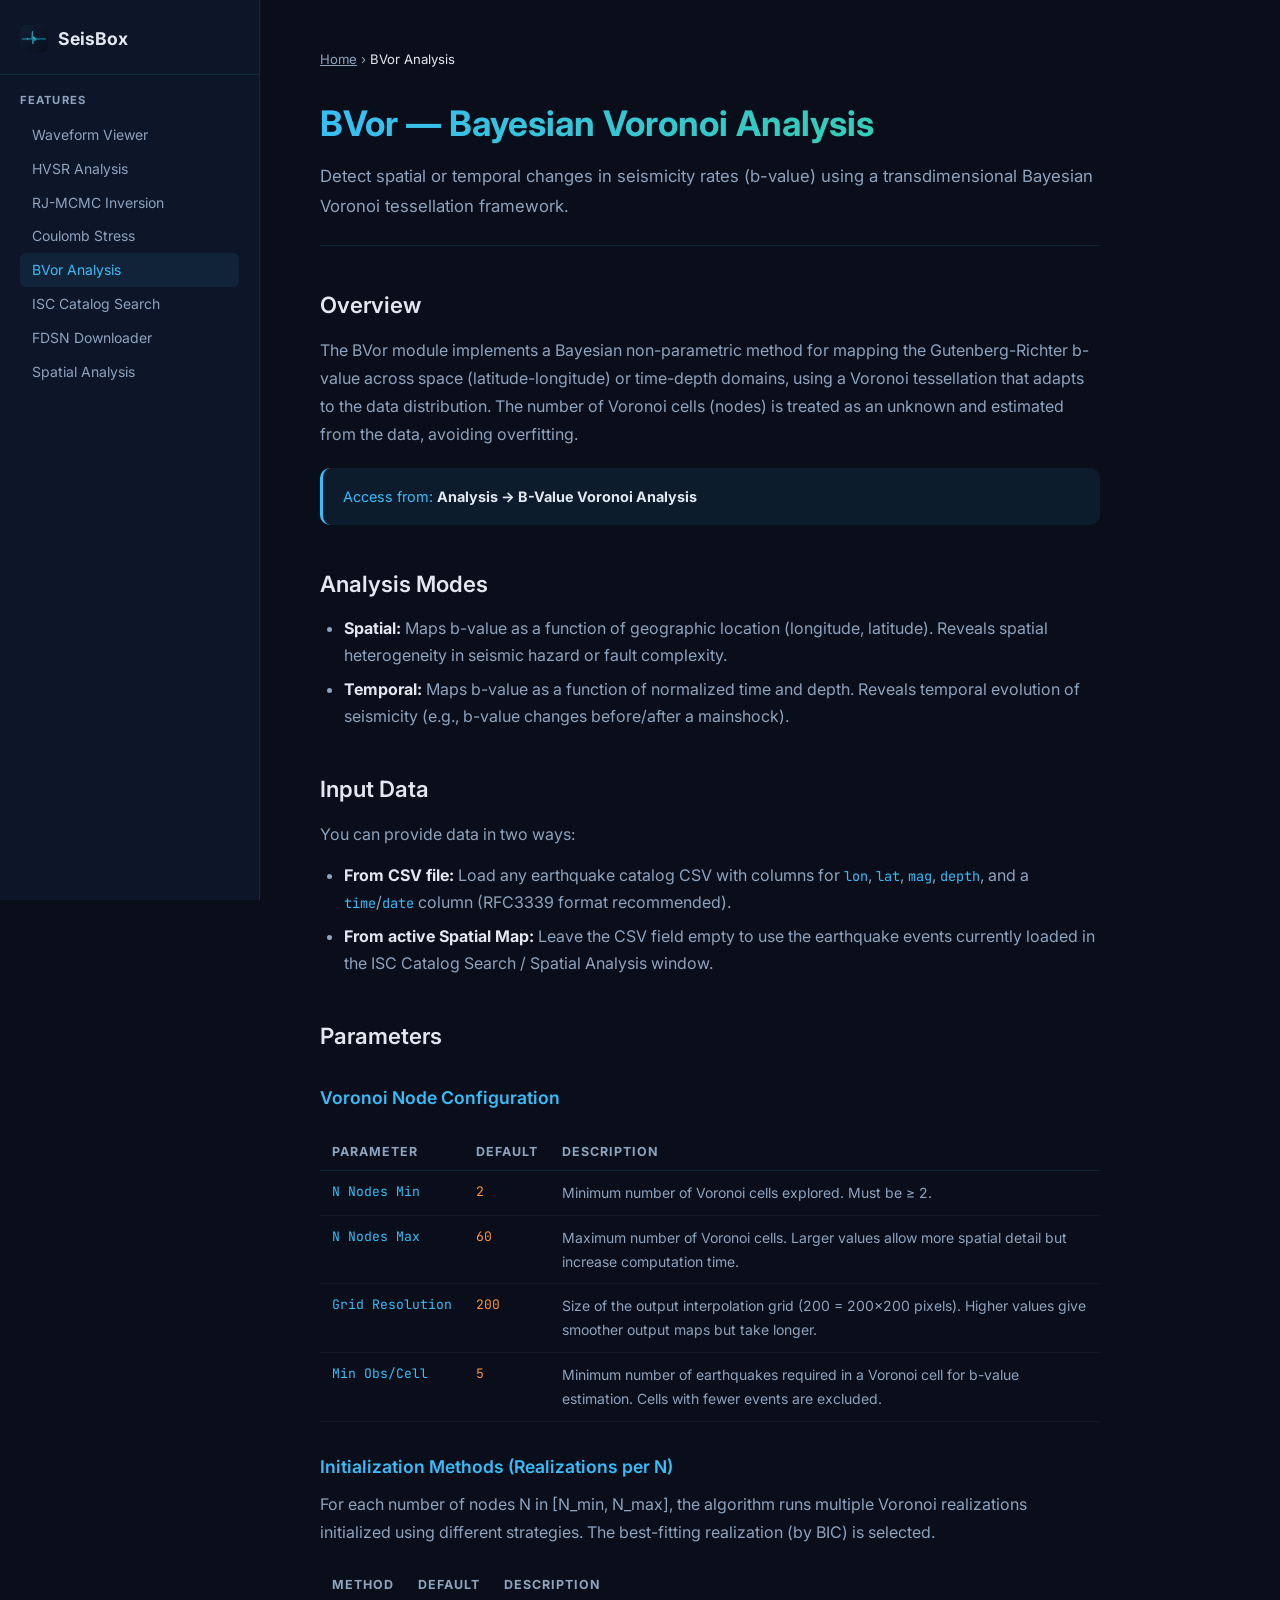
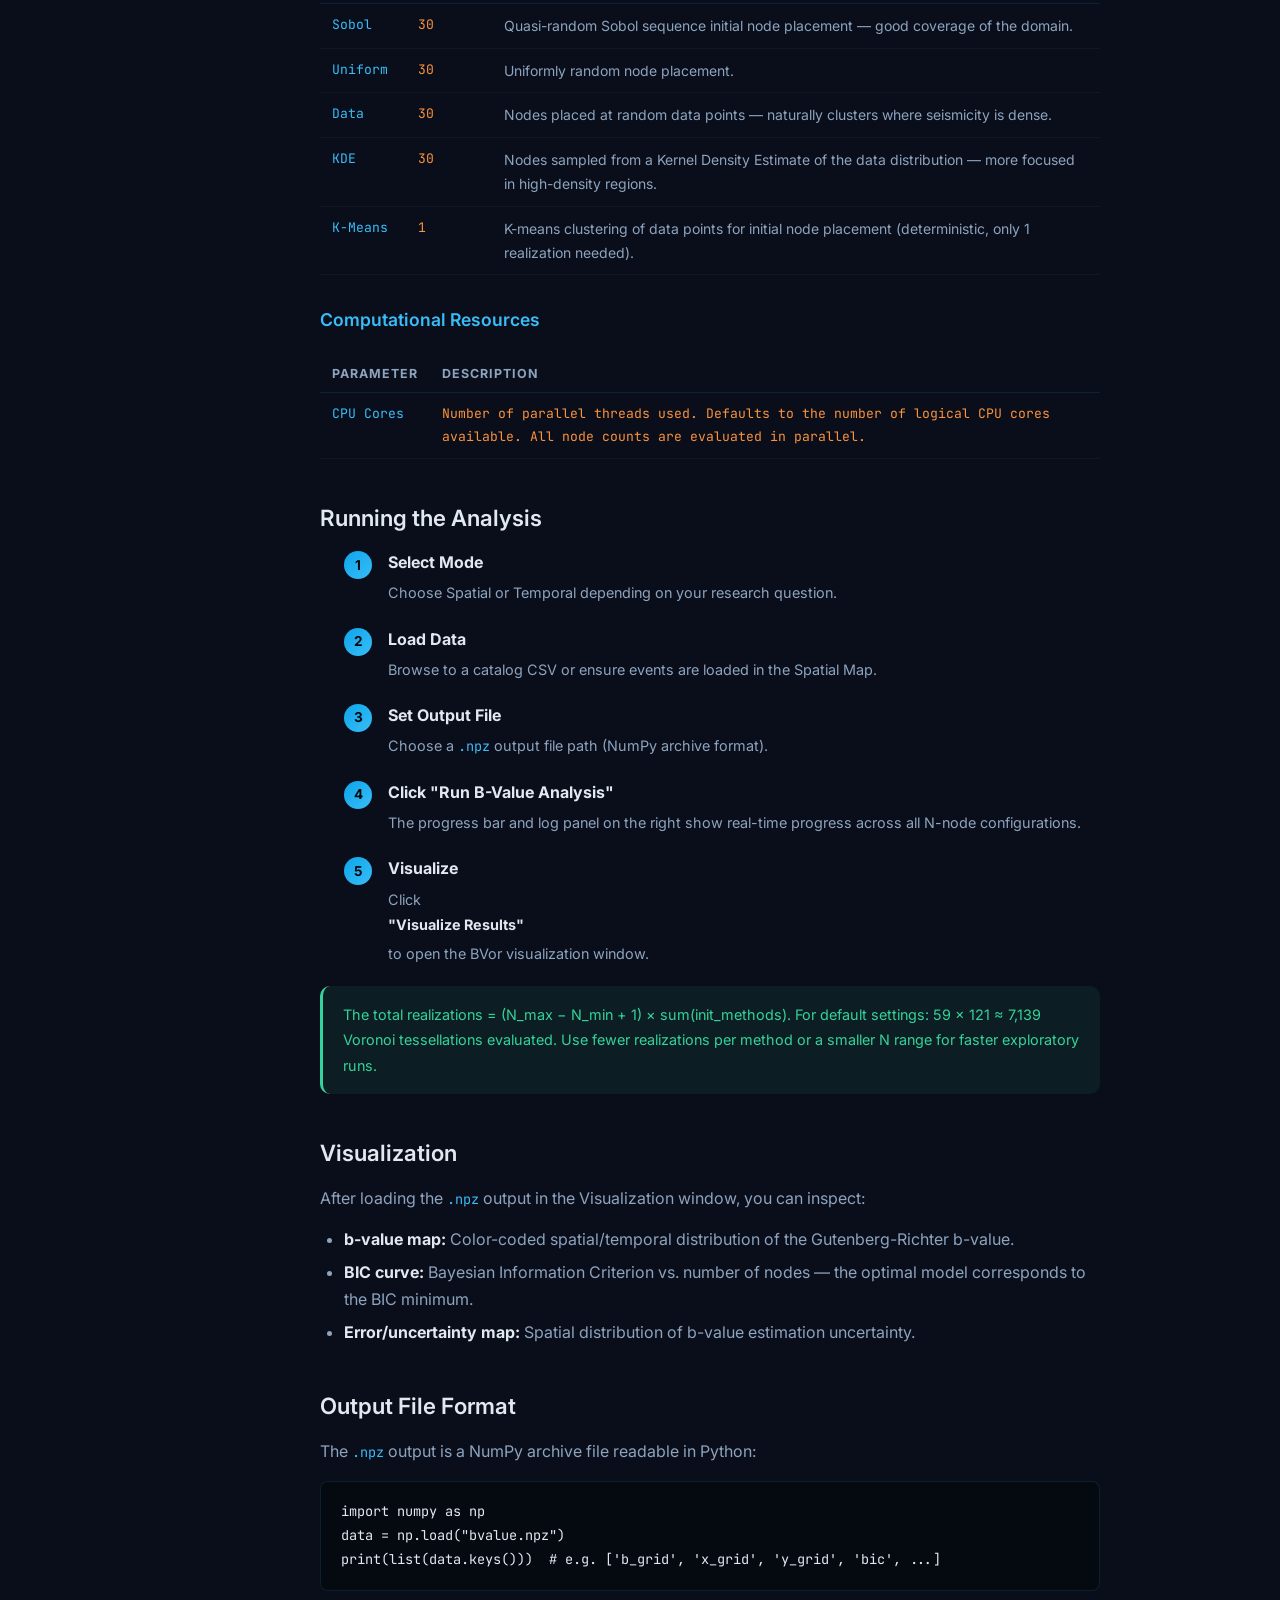
<file: docs/docs/bvor.html>
<!DOCTYPE html>
<html lang="en">
<head>
  <meta charset="UTF-8" /><meta name="viewport" content="width=device-width, initial-scale=1.0" />
  <title>BVor Analysis — SeisBox Docs</title>
  <link rel="icon" href="../assets/seisbox_icon.svg" type="image/svg+xml" />
  <link href="https://fonts.googleapis.com/css2?family=Inter:wght@300;400;500;600;700&family=JetBrains+Mono:wght@400;500&display=swap" rel="stylesheet" />
  <link rel="stylesheet" href="docs.css" />
</head>
<body>
<div class="page-wrap">
  <nav class="sidebar">
    <a href="../index.html" class="sidebar-logo"><img src="../assets/seisbox_icon.svg" alt="SeisBox" />SeisBox</a>
    <div class="sidebar-section">
      <h4>Features</h4>
      <ul class="sidebar-nav">
        <li><a href="waveform.html">Waveform Viewer</a></li>
        <li><a href="hvsr.html">HVSR Analysis</a></li>
        <li><a href="rjmcmc.html">RJ-MCMC Inversion</a></li>
        <li><a href="coulomb.html">Coulomb Stress</a></li>
        <li><a href="bvor.html" class="active">BVor Analysis</a></li>
        <li><a href="isc.html">ISC Catalog Search</a></li>
        <li><a href="fdsn.html">FDSN Downloader</a></li>
        <li><a href="spatial.html">Spatial Analysis</a></li>
      </ul>
    </div>
  </nav>
  <main class="content">
    <div class="breadcrumb"><a href="../index.html">Home</a> › <span>BVor Analysis</span></div>
    <h1>BVor — Bayesian Voronoi Analysis</h1>
    <p class="lead">Detect spatial or temporal changes in seismicity rates (b-value) using a transdimensional Bayesian Voronoi tessellation framework.</p>

    <h2>Overview</h2>
    <p>The BVor module implements a Bayesian non-parametric method for mapping the Gutenberg-Richter b-value across space (latitude-longitude) or time-depth domains, using a Voronoi tessellation that adapts to the data distribution. The number of Voronoi cells (nodes) is treated as an unknown and estimated from the data, avoiding overfitting.</p>
    <div class="callout callout-info"><p>Access from: <strong>Analysis → B-Value Voronoi Analysis</strong></p></div>

    <h2>Analysis Modes</h2>
    <ul>
      <li><strong>Spatial:</strong> Maps b-value as a function of geographic location (longitude, latitude). Reveals spatial heterogeneity in seismic hazard or fault complexity.</li>
      <li><strong>Temporal:</strong> Maps b-value as a function of normalized time and depth. Reveals temporal evolution of seismicity (e.g., b-value changes before/after a mainshock).</li>
    </ul>

    <h2>Input Data</h2>
    <p>You can provide data in two ways:</p>
    <ul>
      <li><strong>From CSV file:</strong> Load any earthquake catalog CSV with columns for <code>lon</code>, <code>lat</code>, <code>mag</code>, <code>depth</code>, and a <code>time</code>/<code>date</code> column (RFC3339 format recommended).</li>
      <li><strong>From active Spatial Map:</strong> Leave the CSV field empty to use the earthquake events currently loaded in the ISC Catalog Search / Spatial Analysis window.</li>
    </ul>

    <h2>Parameters</h2>

    <h3>Voronoi Node Configuration</h3>
    <table class="param-table">
      <thead><tr><th>Parameter</th><th>Default</th><th>Description</th></tr></thead>
      <tbody>
        <tr><td>N Nodes Min</td><td>2</td><td>Minimum number of Voronoi cells explored. Must be ≥ 2.</td></tr>
        <tr><td>N Nodes Max</td><td>60</td><td>Maximum number of Voronoi cells. Larger values allow more spatial detail but increase computation time.</td></tr>
        <tr><td>Grid Resolution</td><td>200</td><td>Size of the output interpolation grid (200 = 200×200 pixels). Higher values give smoother output maps but take longer.</td></tr>
        <tr><td>Min Obs/Cell</td><td>5</td><td>Minimum number of earthquakes required in a Voronoi cell for b-value estimation. Cells with fewer events are excluded.</td></tr>
      </tbody>
    </table>

    <h3>Initialization Methods (Realizations per N)</h3>
    <p>For each number of nodes N in [N_min, N_max], the algorithm runs multiple Voronoi realizations initialized using different strategies. The best-fitting realization (by BIC) is selected.</p>
    <table class="param-table">
      <thead><tr><th>Method</th><th>Default</th><th>Description</th></tr></thead>
      <tbody>
        <tr><td>Sobol</td><td>30</td><td>Quasi-random Sobol sequence initial node placement — good coverage of the domain.</td></tr>
        <tr><td>Uniform</td><td>30</td><td>Uniformly random node placement.</td></tr>
        <tr><td>Data</td><td>30</td><td>Nodes placed at random data points — naturally clusters where seismicity is dense.</td></tr>
        <tr><td>KDE</td><td>30</td><td>Nodes sampled from a Kernel Density Estimate of the data distribution — more focused in high-density regions.</td></tr>
        <tr><td>K-Means</td><td>1</td><td>K-means clustering of data points for initial node placement (deterministic, only 1 realization needed).</td></tr>
      </tbody>
    </table>

    <h3>Computational Resources</h3>
    <table class="param-table">
      <thead><tr><th>Parameter</th><th>Description</th></tr></thead>
      <tbody>
        <tr><td>CPU Cores</td><td>Number of parallel threads used. Defaults to the number of logical CPU cores available. All node counts are evaluated in parallel.</td></tr>
      </tbody>
    </table>

    <h2>Running the Analysis</h2>
    <ol class="step-list">
      <li><strong>Select Mode</strong><p>Choose Spatial or Temporal depending on your research question.</p></li>
      <li><strong>Load Data</strong><p>Browse to a catalog CSV or ensure events are loaded in the Spatial Map.</p></li>
      <li><strong>Set Output File</strong><p>Choose a <code>.npz</code> output file path (NumPy archive format).</p></li>
      <li><strong>Click "Run B-Value Analysis"</strong><p>The progress bar and log panel on the right show real-time progress across all N-node configurations.</p></li>
      <li><strong>Visualize</strong><p>Click <strong>"Visualize Results"</strong> to open the BVor visualization window.</p></li>
    </ol>
    <div class="callout callout-tip"><p>The total realizations = (N_max − N_min + 1) × sum(init_methods). For default settings: 59 × 121 ≈ 7,139 Voronoi tessellations evaluated. Use fewer realizations per method or a smaller N range for faster exploratory runs.</p></div>

    <h2>Visualization</h2>
    <p>After loading the <code>.npz</code> output in the Visualization window, you can inspect:</p>
    <ul>
      <li><strong>b-value map:</strong> Color-coded spatial/temporal distribution of the Gutenberg-Richter b-value.</li>
      <li><strong>BIC curve:</strong> Bayesian Information Criterion vs. number of nodes — the optimal model corresponds to the BIC minimum.</li>
      <li><strong>Error/uncertainty map:</strong> Spatial distribution of b-value estimation uncertainty.</li>
    </ul>

    <h2>Output File Format</h2>
    <p>The <code>.npz</code> output is a NumPy archive file readable in Python:</p>
    <pre><code>import numpy as np
data = np.load("bvalue.npz")
print(list(data.keys()))  # e.g. ['b_grid', 'x_grid', 'y_grid', 'bic', ...]</code></pre>
  </main>
</div>
</body>
</html>
</file>
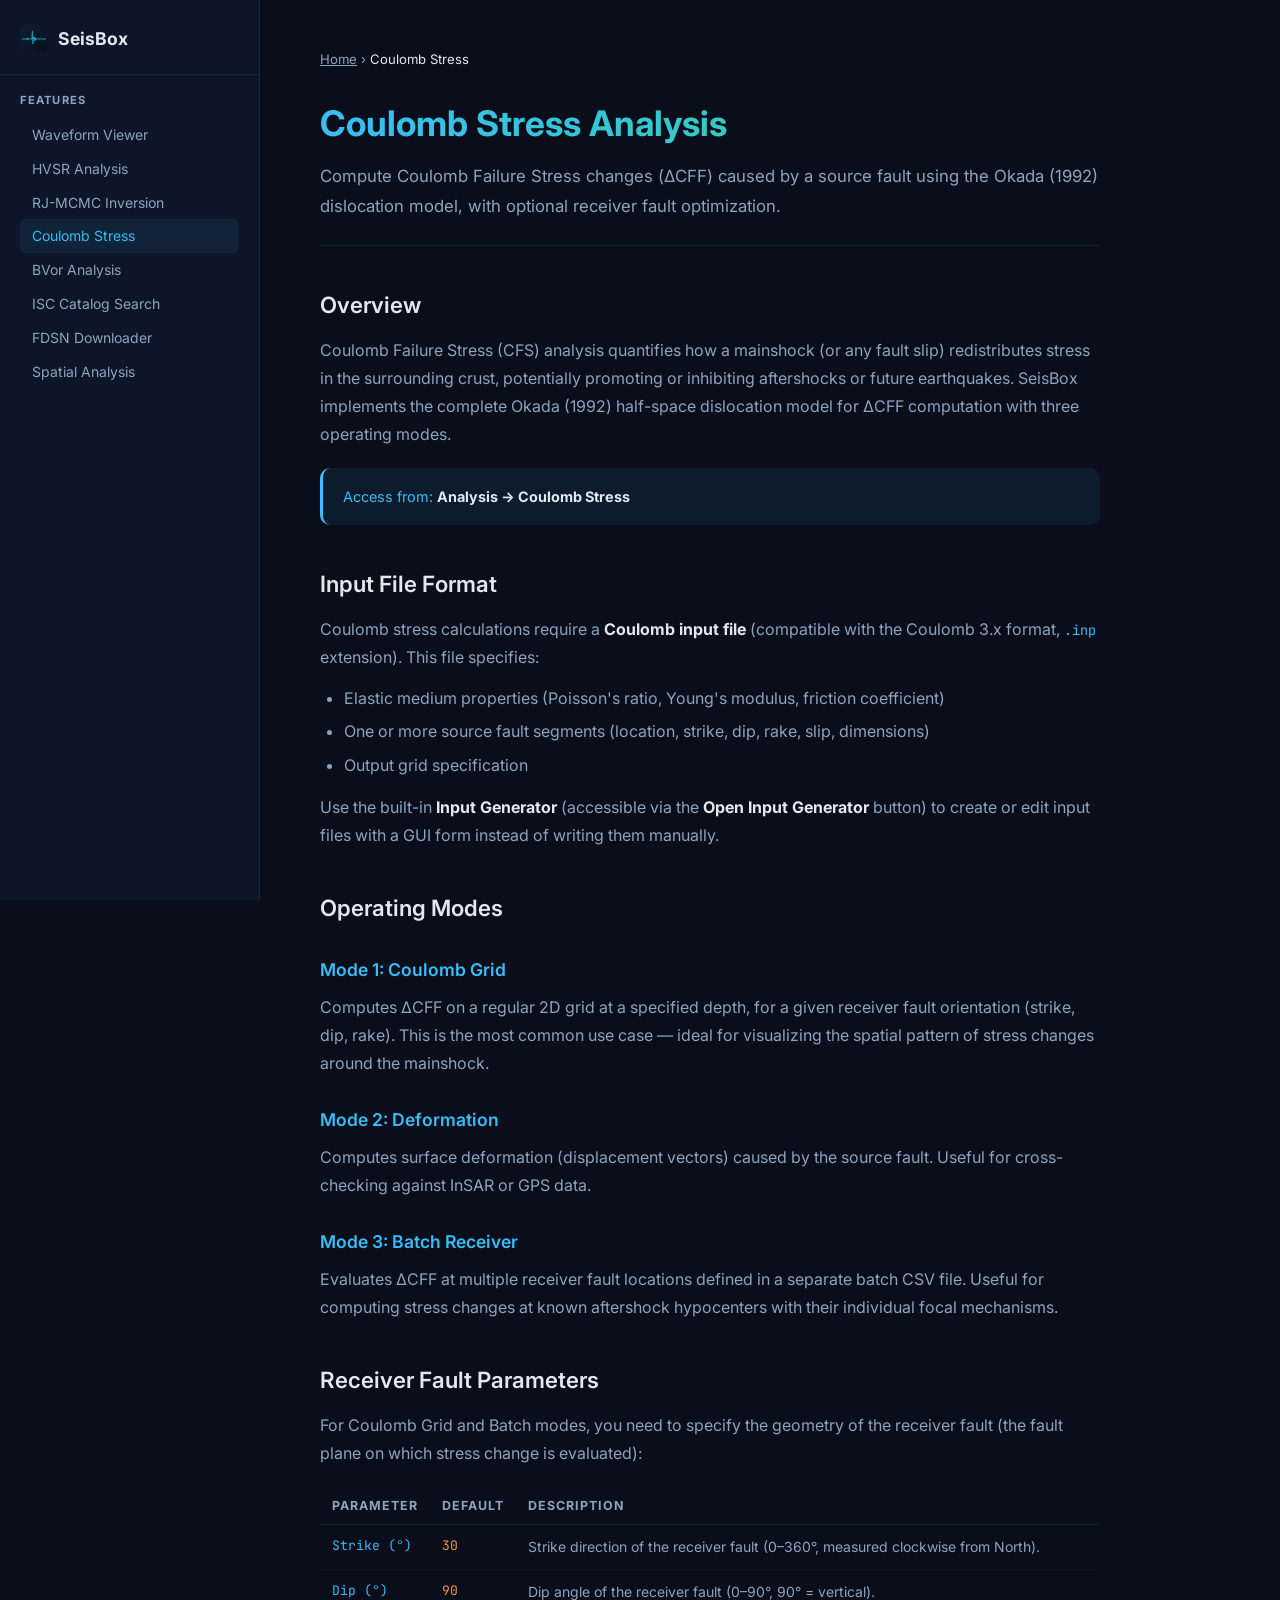
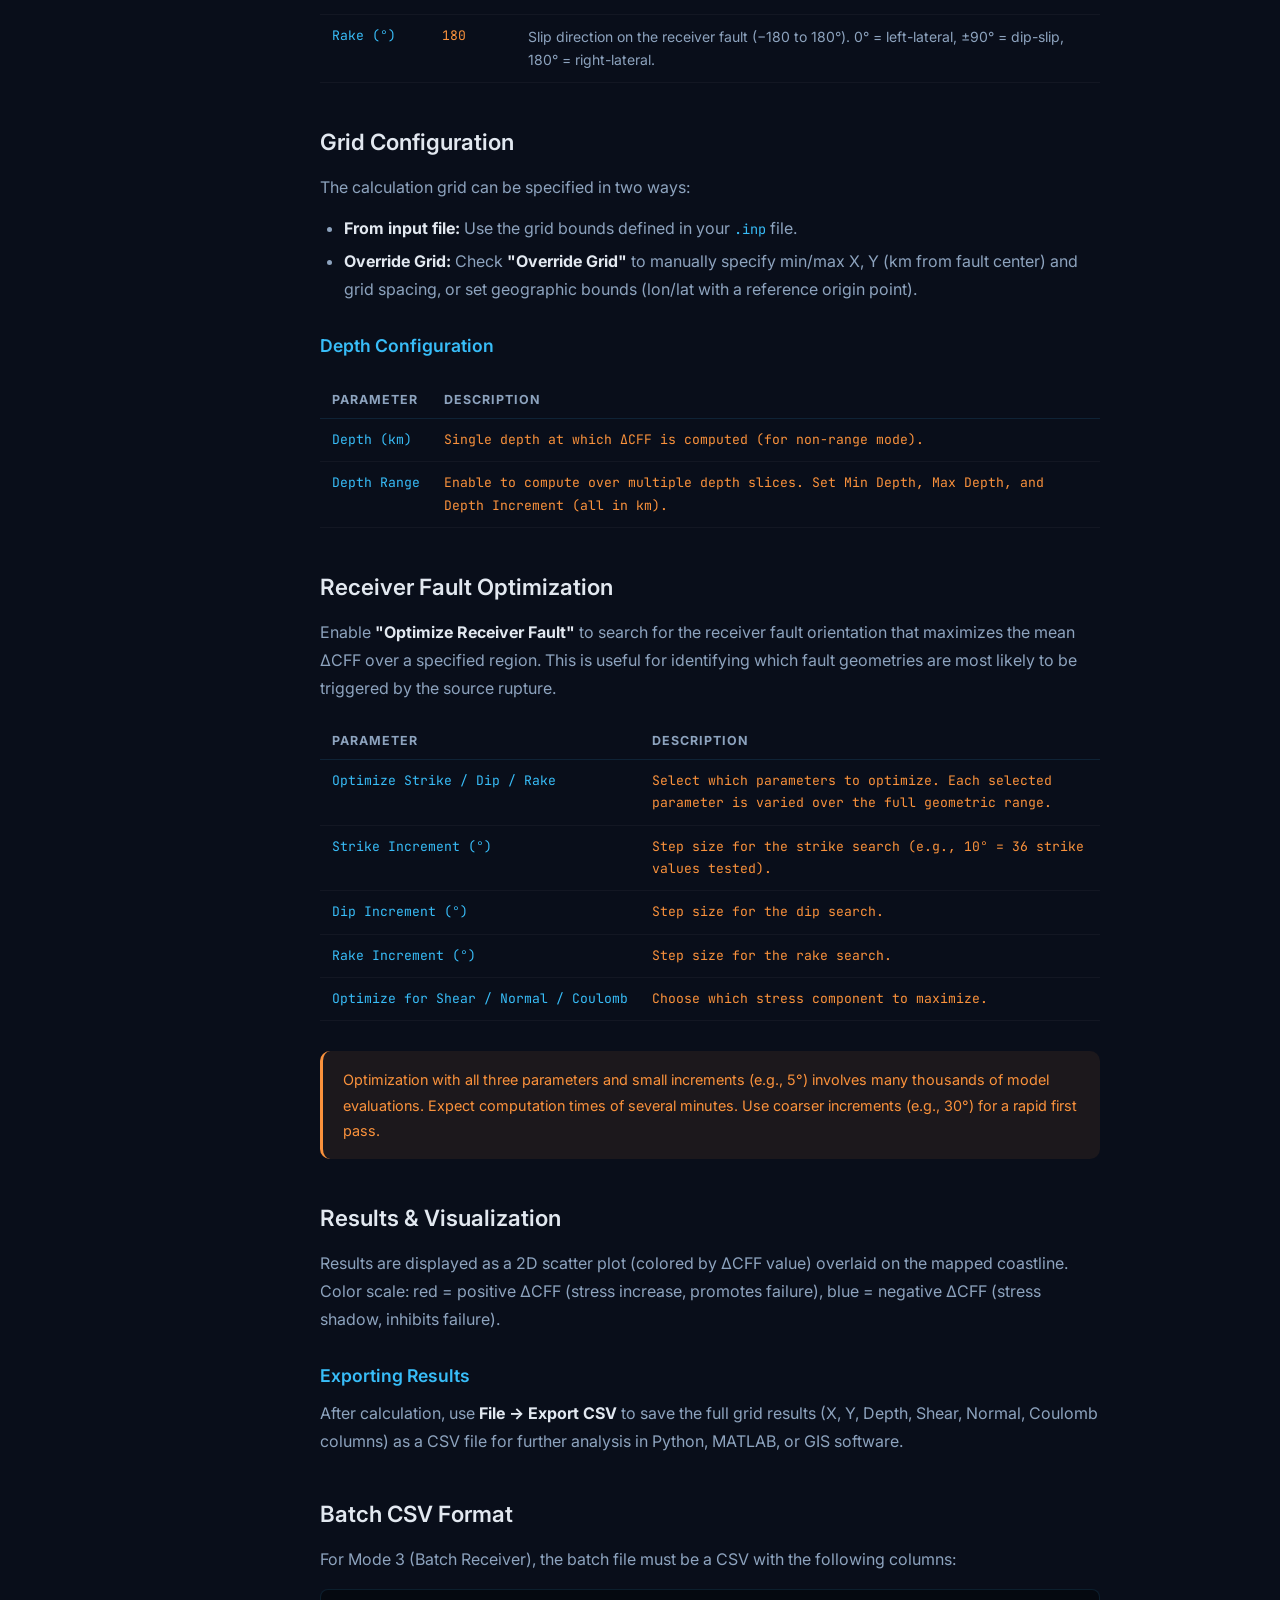
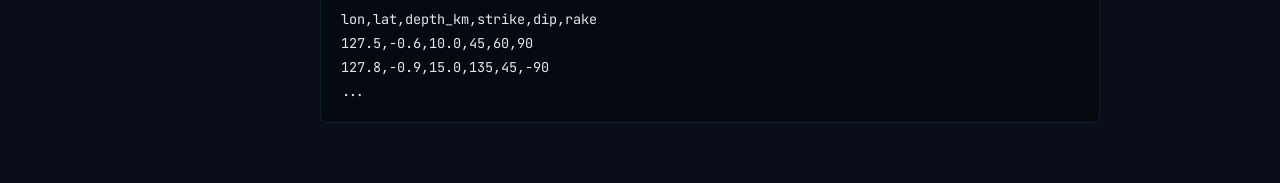
<file: docs/docs/coulomb.html>
<!DOCTYPE html>
<html lang="en">
<head>
  <meta charset="UTF-8" /><meta name="viewport" content="width=device-width, initial-scale=1.0" />
  <title>Coulomb Stress — SeisBox Docs</title>
  <link rel="icon" href="../assets/seisbox_icon.svg" type="image/svg+xml" />
  <link href="https://fonts.googleapis.com/css2?family=Inter:wght@300;400;500;600;700&family=JetBrains+Mono:wght@400;500&display=swap" rel="stylesheet" />
  <link rel="stylesheet" href="docs.css" />
</head>
<body>
<div class="page-wrap">
  <nav class="sidebar">
    <a href="../index.html" class="sidebar-logo"><img src="../assets/seisbox_icon.svg" alt="SeisBox" />SeisBox</a>
    <div class="sidebar-section">
      <h4>Features</h4>
      <ul class="sidebar-nav">
        <li><a href="waveform.html">Waveform Viewer</a></li>
        <li><a href="hvsr.html">HVSR Analysis</a></li>
        <li><a href="rjmcmc.html">RJ-MCMC Inversion</a></li>
        <li><a href="coulomb.html" class="active">Coulomb Stress</a></li>
        <li><a href="bvor.html">BVor Analysis</a></li>
        <li><a href="isc.html">ISC Catalog Search</a></li>
        <li><a href="fdsn.html">FDSN Downloader</a></li>
        <li><a href="spatial.html">Spatial Analysis</a></li>
      </ul>
    </div>
  </nav>
  <main class="content">
    <div class="breadcrumb"><a href="../index.html">Home</a> › <span>Coulomb Stress</span></div>
    <h1>Coulomb Stress Analysis</h1>
    <p class="lead">Compute Coulomb Failure Stress changes (ΔCFF) caused by a source fault using the Okada (1992) dislocation model, with optional receiver fault optimization.</p>

    <h2>Overview</h2>
    <p>Coulomb Failure Stress (CFS) analysis quantifies how a mainshock (or any fault slip) redistributes stress in the surrounding crust, potentially promoting or inhibiting aftershocks or future earthquakes. SeisBox implements the complete Okada (1992) half-space dislocation model for ΔCFF computation with three operating modes.</p>
    <div class="callout callout-info"><p>Access from: <strong>Analysis → Coulomb Stress</strong></p></div>

    <h2>Input File Format</h2>
    <p>Coulomb stress calculations require a <strong>Coulomb input file</strong> (compatible with the Coulomb 3.x format, <code>.inp</code> extension). This file specifies:</p>
    <ul>
      <li>Elastic medium properties (Poisson's ratio, Young's modulus, friction coefficient)</li>
      <li>One or more source fault segments (location, strike, dip, rake, slip, dimensions)</li>
      <li>Output grid specification</li>
    </ul>
    <p>Use the built-in <strong>Input Generator</strong> (accessible via the <strong>Open Input Generator</strong> button) to create or edit input files with a GUI form instead of writing them manually.</p>

    <h2>Operating Modes</h2>

    <h3>Mode 1: Coulomb Grid</h3>
    <p>Computes ΔCFF on a regular 2D grid at a specified depth, for a given receiver fault orientation (strike, dip, rake). This is the most common use case — ideal for visualizing the spatial pattern of stress changes around the mainshock.</p>

    <h3>Mode 2: Deformation</h3>
    <p>Computes surface deformation (displacement vectors) caused by the source fault. Useful for cross-checking against InSAR or GPS data.</p>

    <h3>Mode 3: Batch Receiver</h3>
    <p>Evaluates ΔCFF at multiple receiver fault locations defined in a separate batch CSV file. Useful for computing stress changes at known aftershock hypocenters with their individual focal mechanisms.</p>

    <h2>Receiver Fault Parameters</h2>
    <p>For Coulomb Grid and Batch modes, you need to specify the geometry of the receiver fault (the fault plane on which stress change is evaluated):</p>
    <table class="param-table">
      <thead><tr><th>Parameter</th><th>Default</th><th>Description</th></tr></thead>
      <tbody>
        <tr><td>Strike (°)</td><td>30</td><td>Strike direction of the receiver fault (0–360°, measured clockwise from North).</td></tr>
        <tr><td>Dip (°)</td><td>90</td><td>Dip angle of the receiver fault (0–90°, 90° = vertical).</td></tr>
        <tr><td>Rake (°)</td><td>180</td><td>Slip direction on the receiver fault (−180 to 180°). 0° = left-lateral, ±90° = dip-slip, 180° = right-lateral.</td></tr>
      </tbody>
    </table>

    <h2>Grid Configuration</h2>
    <p>The calculation grid can be specified in two ways:</p>
    <ul>
      <li><strong>From input file:</strong> Use the grid bounds defined in your <code>.inp</code> file.</li>
      <li><strong>Override Grid:</strong> Check <strong>"Override Grid"</strong> to manually specify min/max X, Y (km from fault center) and grid spacing, or set geographic bounds (lon/lat with a reference origin point).</li>
    </ul>

    <h3>Depth Configuration</h3>
    <table class="param-table">
      <thead><tr><th>Parameter</th><th>Description</th></tr></thead>
      <tbody>
        <tr><td>Depth (km)</td><td>Single depth at which ΔCFF is computed (for non-range mode).</td></tr>
        <tr><td>Depth Range</td><td>Enable to compute over multiple depth slices. Set Min Depth, Max Depth, and Depth Increment (all in km).</td></tr>
      </tbody>
    </table>

    <h2>Receiver Fault Optimization</h2>
    <p>Enable <strong>"Optimize Receiver Fault"</strong> to search for the receiver fault orientation that maximizes the mean ΔCFF over a specified region. This is useful for identifying which fault geometries are most likely to be triggered by the source rupture.</p>
    <table class="param-table">
      <thead><tr><th>Parameter</th><th>Description</th></tr></thead>
      <tbody>
        <tr><td>Optimize Strike / Dip / Rake</td><td>Select which parameters to optimize. Each selected parameter is varied over the full geometric range.</td></tr>
        <tr><td>Strike Increment (°)</td><td>Step size for the strike search (e.g., 10° = 36 strike values tested).</td></tr>
        <tr><td>Dip Increment (°)</td><td>Step size for the dip search.</td></tr>
        <tr><td>Rake Increment (°)</td><td>Step size for the rake search.</td></tr>
        <tr><td>Optimize for Shear / Normal / Coulomb</td><td>Choose which stress component to maximize.</td></tr>
      </tbody>
    </table>
    <div class="callout callout-warn"><p>Optimization with all three parameters and small increments (e.g., 5°) involves many thousands of model evaluations. Expect computation times of several minutes. Use coarser increments (e.g., 30°) for a rapid first pass.</p></div>

    <h2>Results &amp; Visualization</h2>
    <p>Results are displayed as a 2D scatter plot (colored by ΔCFF value) overlaid on the mapped coastline. Color scale: red = positive ΔCFF (stress increase, promotes failure), blue = negative ΔCFF (stress shadow, inhibits failure).</p>

    <h3>Exporting Results</h3>
    <p>After calculation, use <strong>File → Export CSV</strong> to save the full grid results (X, Y, Depth, Shear, Normal, Coulomb columns) as a CSV file for further analysis in Python, MATLAB, or GIS software.</p>

    <h2>Batch CSV Format</h2>
    <p>For Mode 3 (Batch Receiver), the batch file must be a CSV with the following columns:</p>
    <pre><code>lon,lat,depth_km,strike,dip,rake
127.5,-0.6,10.0,45,60,90
127.8,-0.9,15.0,135,45,-90
...</code></pre>
  </main>
</div>
</body>
</html>
</file>
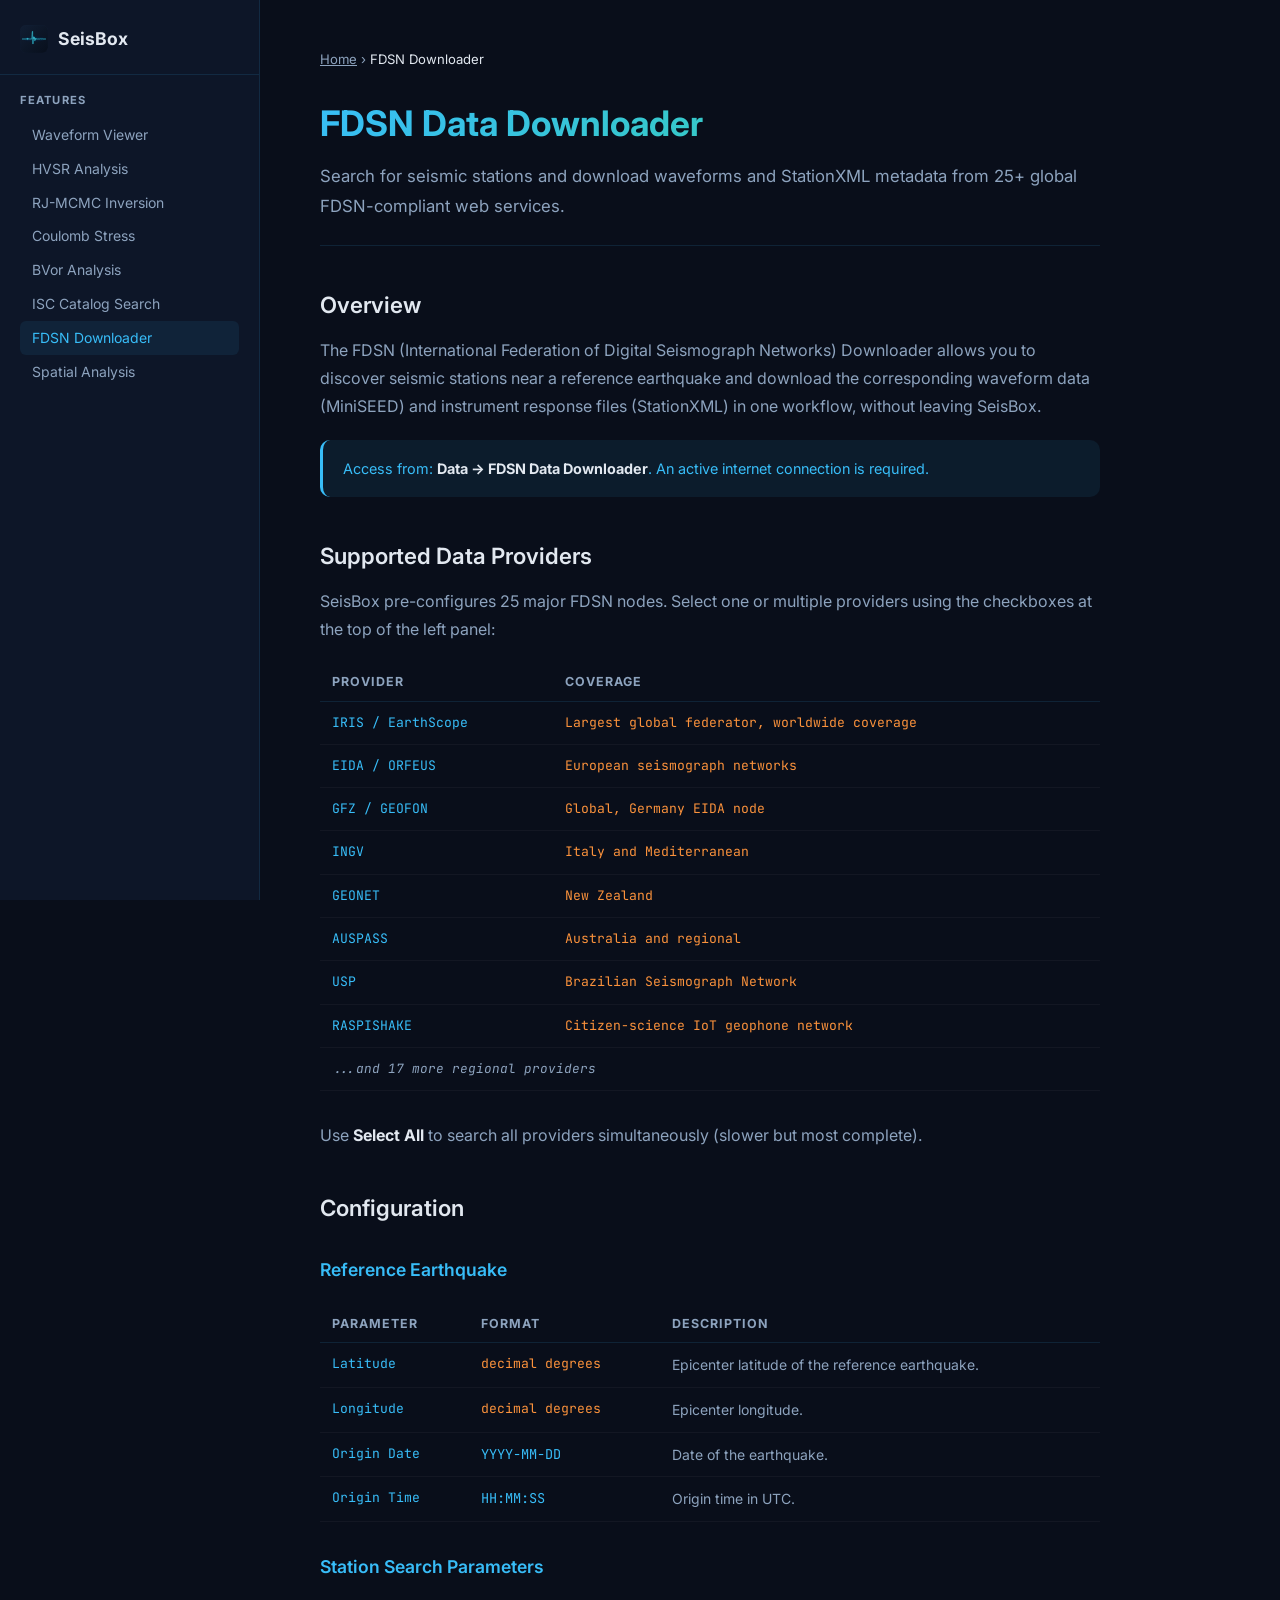
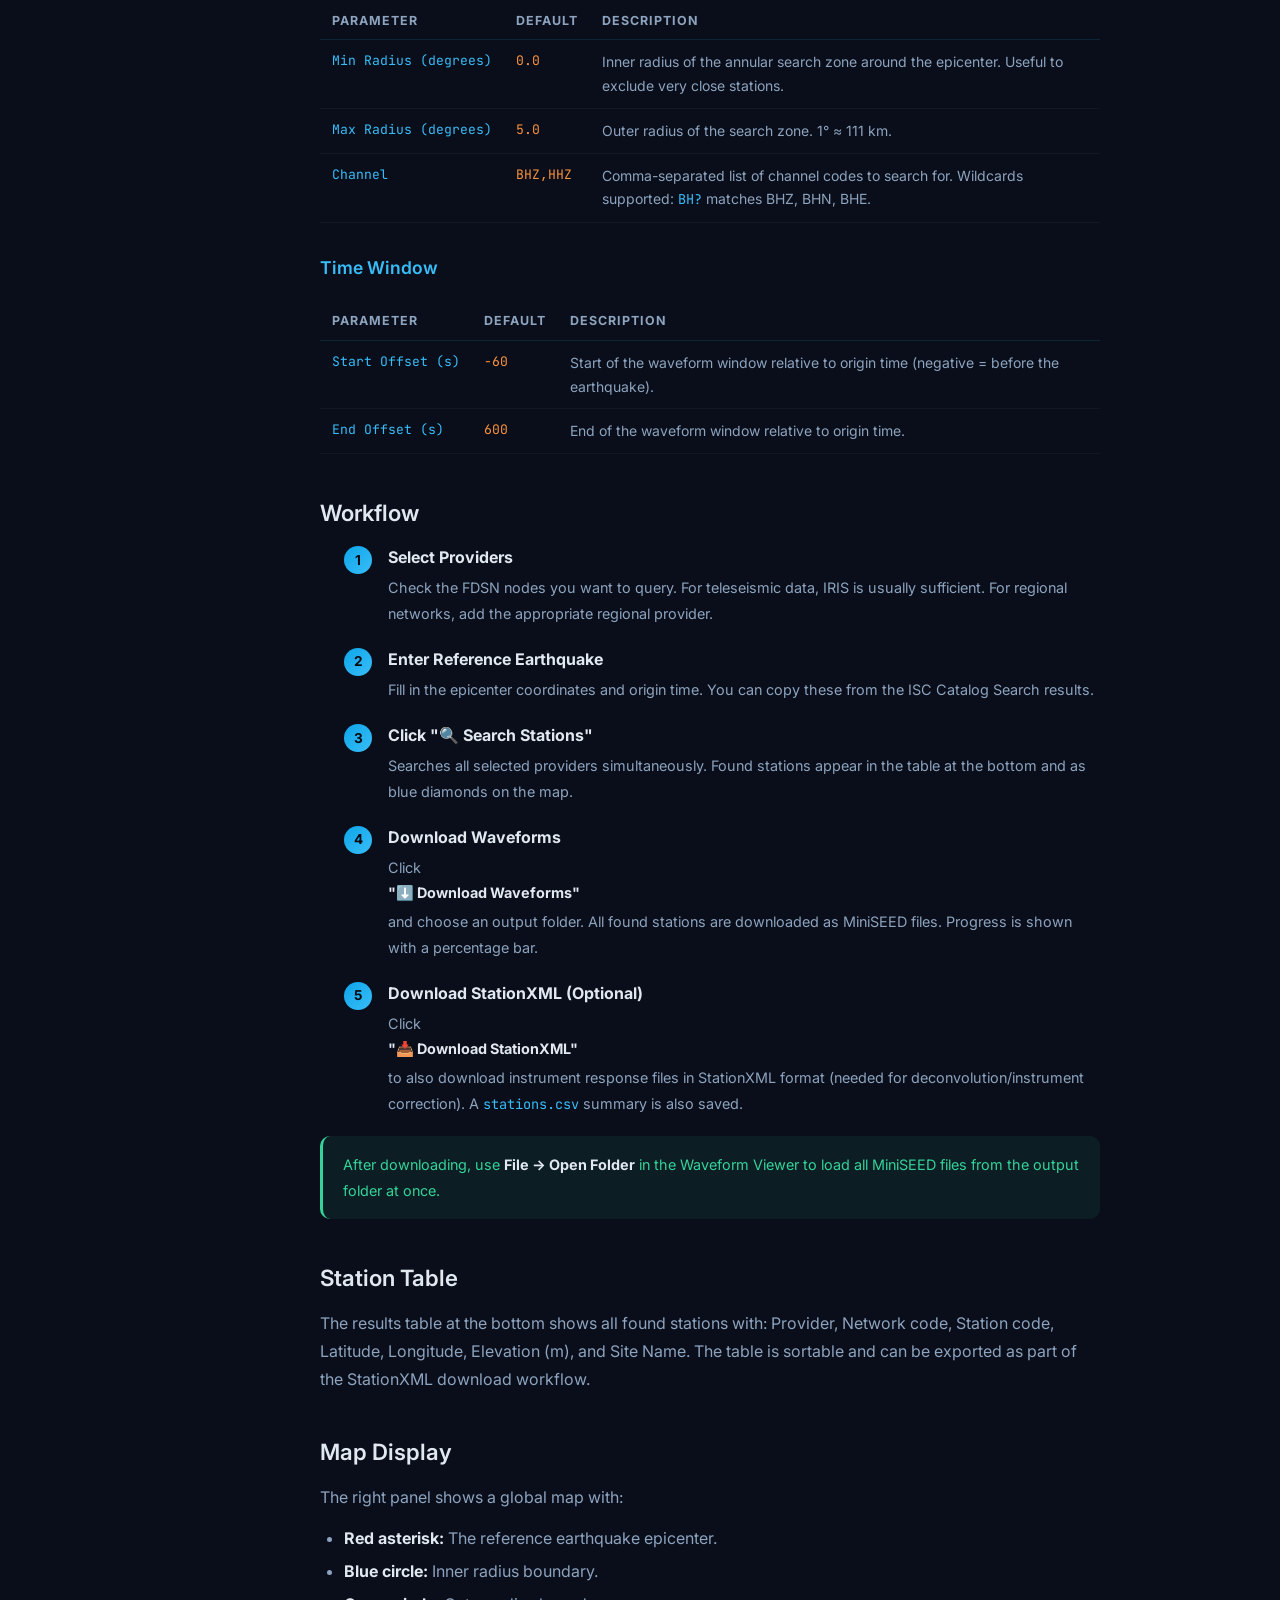
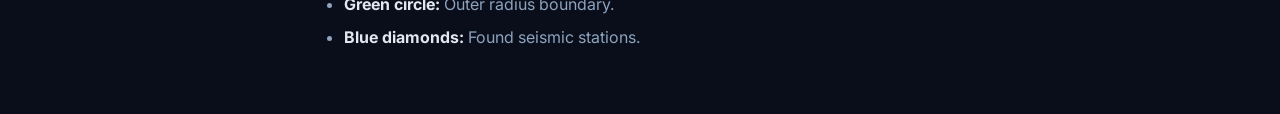
<file: docs/docs/fdsn.html>
<!DOCTYPE html>
<html lang="en">
<head>
  <meta charset="UTF-8" /><meta name="viewport" content="width=device-width, initial-scale=1.0" />
  <title>FDSN Downloader — SeisBox Docs</title>
  <link rel="icon" href="../assets/seisbox_icon.svg" type="image/svg+xml" />
  <link href="https://fonts.googleapis.com/css2?family=Inter:wght@300;400;500;600;700&family=JetBrains+Mono:wght@400;500&display=swap" rel="stylesheet" />
  <link rel="stylesheet" href="docs.css" />
</head>
<body>
<div class="page-wrap">
  <nav class="sidebar">
    <a href="../index.html" class="sidebar-logo"><img src="../assets/seisbox_icon.svg" alt="SeisBox" />SeisBox</a>
    <div class="sidebar-section">
      <h4>Features</h4>
      <ul class="sidebar-nav">
        <li><a href="waveform.html">Waveform Viewer</a></li>
        <li><a href="hvsr.html">HVSR Analysis</a></li>
        <li><a href="rjmcmc.html">RJ-MCMC Inversion</a></li>
        <li><a href="coulomb.html">Coulomb Stress</a></li>
        <li><a href="bvor.html">BVor Analysis</a></li>
        <li><a href="isc.html">ISC Catalog Search</a></li>
        <li><a href="fdsn.html" class="active">FDSN Downloader</a></li>
        <li><a href="spatial.html">Spatial Analysis</a></li>
      </ul>
    </div>
  </nav>
  <main class="content">
    <div class="breadcrumb"><a href="../index.html">Home</a> › <span>FDSN Downloader</span></div>
    <h1>FDSN Data Downloader</h1>
    <p class="lead">Search for seismic stations and download waveforms and StationXML metadata from 25+ global FDSN-compliant web services.</p>

    <h2>Overview</h2>
    <p>The FDSN (International Federation of Digital Seismograph Networks) Downloader allows you to discover seismic stations near a reference earthquake and download the corresponding waveform data (MiniSEED) and instrument response files (StationXML) in one workflow, without leaving SeisBox.</p>
    <div class="callout callout-info"><p>Access from: <strong>Data → FDSN Data Downloader</strong>. An active internet connection is required.</p></div>

    <h2>Supported Data Providers</h2>
    <p>SeisBox pre-configures 25 major FDSN nodes. Select one or multiple providers using the checkboxes at the top of the left panel:</p>
    <table class="param-table">
      <thead><tr><th>Provider</th><th>Coverage</th></tr></thead>
      <tbody>
        <tr><td>IRIS / EarthScope</td><td>Largest global federator, worldwide coverage</td></tr>
        <tr><td>EIDA / ORFEUS</td><td>European seismograph networks</td></tr>
        <tr><td>GFZ / GEOFON</td><td>Global, Germany EIDA node</td></tr>
        <tr><td>INGV</td><td>Italy and Mediterranean</td></tr>
        <tr><td>GEONET</td><td>New Zealand</td></tr>
        <tr><td>AUSPASS</td><td>Australia and regional</td></tr>
        <tr><td>USP</td><td>Brazilian Seismograph Network</td></tr>
        <tr><td>RASPISHAKE</td><td>Citizen-science IoT geophone network</td></tr>
        <tr><td colspan="2" style="color:var(--text-muted); font-style:italic; font-size:0.8rem;">...and 17 more regional providers</td></tr>
      </tbody>
    </table>
    <p>Use <strong>Select All</strong> to search all providers simultaneously (slower but most complete).</p>

    <h2>Configuration</h2>

    <h3>Reference Earthquake</h3>
    <table class="param-table">
      <thead><tr><th>Parameter</th><th>Format</th><th>Description</th></tr></thead>
      <tbody>
        <tr><td>Latitude</td><td>decimal degrees</td><td>Epicenter latitude of the reference earthquake.</td></tr>
        <tr><td>Longitude</td><td>decimal degrees</td><td>Epicenter longitude.</td></tr>
        <tr><td>Origin Date</td><td><code>YYYY-MM-DD</code></td><td>Date of the earthquake.</td></tr>
        <tr><td>Origin Time</td><td><code>HH:MM:SS</code></td><td>Origin time in UTC.</td></tr>
      </tbody>
    </table>

    <h3>Station Search Parameters</h3>
    <table class="param-table">
      <thead><tr><th>Parameter</th><th>Default</th><th>Description</th></tr></thead>
      <tbody>
        <tr><td>Min Radius (degrees)</td><td>0.0</td><td>Inner radius of the annular search zone around the epicenter. Useful to exclude very close stations.</td></tr>
        <tr><td>Max Radius (degrees)</td><td>5.0</td><td>Outer radius of the search zone. 1° ≈ 111 km.</td></tr>
        <tr><td>Channel</td><td>BHZ,HHZ</td><td>Comma-separated list of channel codes to search for. Wildcards supported: <code>BH?</code> matches BHZ, BHN, BHE.</td></tr>
      </tbody>
    </table>

    <h3>Time Window</h3>
    <table class="param-table">
      <thead><tr><th>Parameter</th><th>Default</th><th>Description</th></tr></thead>
      <tbody>
        <tr><td>Start Offset (s)</td><td>−60</td><td>Start of the waveform window relative to origin time (negative = before the earthquake).</td></tr>
        <tr><td>End Offset (s)</td><td>600</td><td>End of the waveform window relative to origin time.</td></tr>
      </tbody>
    </table>

    <h2>Workflow</h2>
    <ol class="step-list">
      <li><strong>Select Providers</strong><p>Check the FDSN nodes you want to query. For teleseismic data, IRIS is usually sufficient. For regional networks, add the appropriate regional provider.</p></li>
      <li><strong>Enter Reference Earthquake</strong><p>Fill in the epicenter coordinates and origin time. You can copy these from the ISC Catalog Search results.</p></li>
      <li><strong>Click "🔍 Search Stations"</strong><p>Searches all selected providers simultaneously. Found stations appear in the table at the bottom and as blue diamonds on the map.</p></li>
      <li><strong>Download Waveforms</strong><p>Click <strong>"⬇️ Download Waveforms"</strong> and choose an output folder. All found stations are downloaded as MiniSEED files. Progress is shown with a percentage bar.</p></li>
      <li><strong>Download StationXML (Optional)</strong><p>Click <strong>"📥 Download StationXML"</strong> to also download instrument response files in StationXML format (needed for deconvolution/instrument correction). A <code>stations.csv</code> summary is also saved.</p></li>
    </ol>
    <div class="callout callout-tip"><p>After downloading, use <strong>File → Open Folder</strong> in the Waveform Viewer to load all MiniSEED files from the output folder at once.</p></div>

    <h2>Station Table</h2>
    <p>The results table at the bottom shows all found stations with: Provider, Network code, Station code, Latitude, Longitude, Elevation (m), and Site Name. The table is sortable and can be exported as part of the StationXML download workflow.</p>

    <h2>Map Display</h2>
    <p>The right panel shows a global map with:</p>
    <ul>
      <li><strong>Red asterisk:</strong> The reference earthquake epicenter.</li>
      <li><strong>Blue circle:</strong> Inner radius boundary.</li>
      <li><strong>Green circle:</strong> Outer radius boundary.</li>
      <li><strong>Blue diamonds:</strong> Found seismic stations.</li>
    </ul>
  </main>
</div>
</body>
</html>
</file>
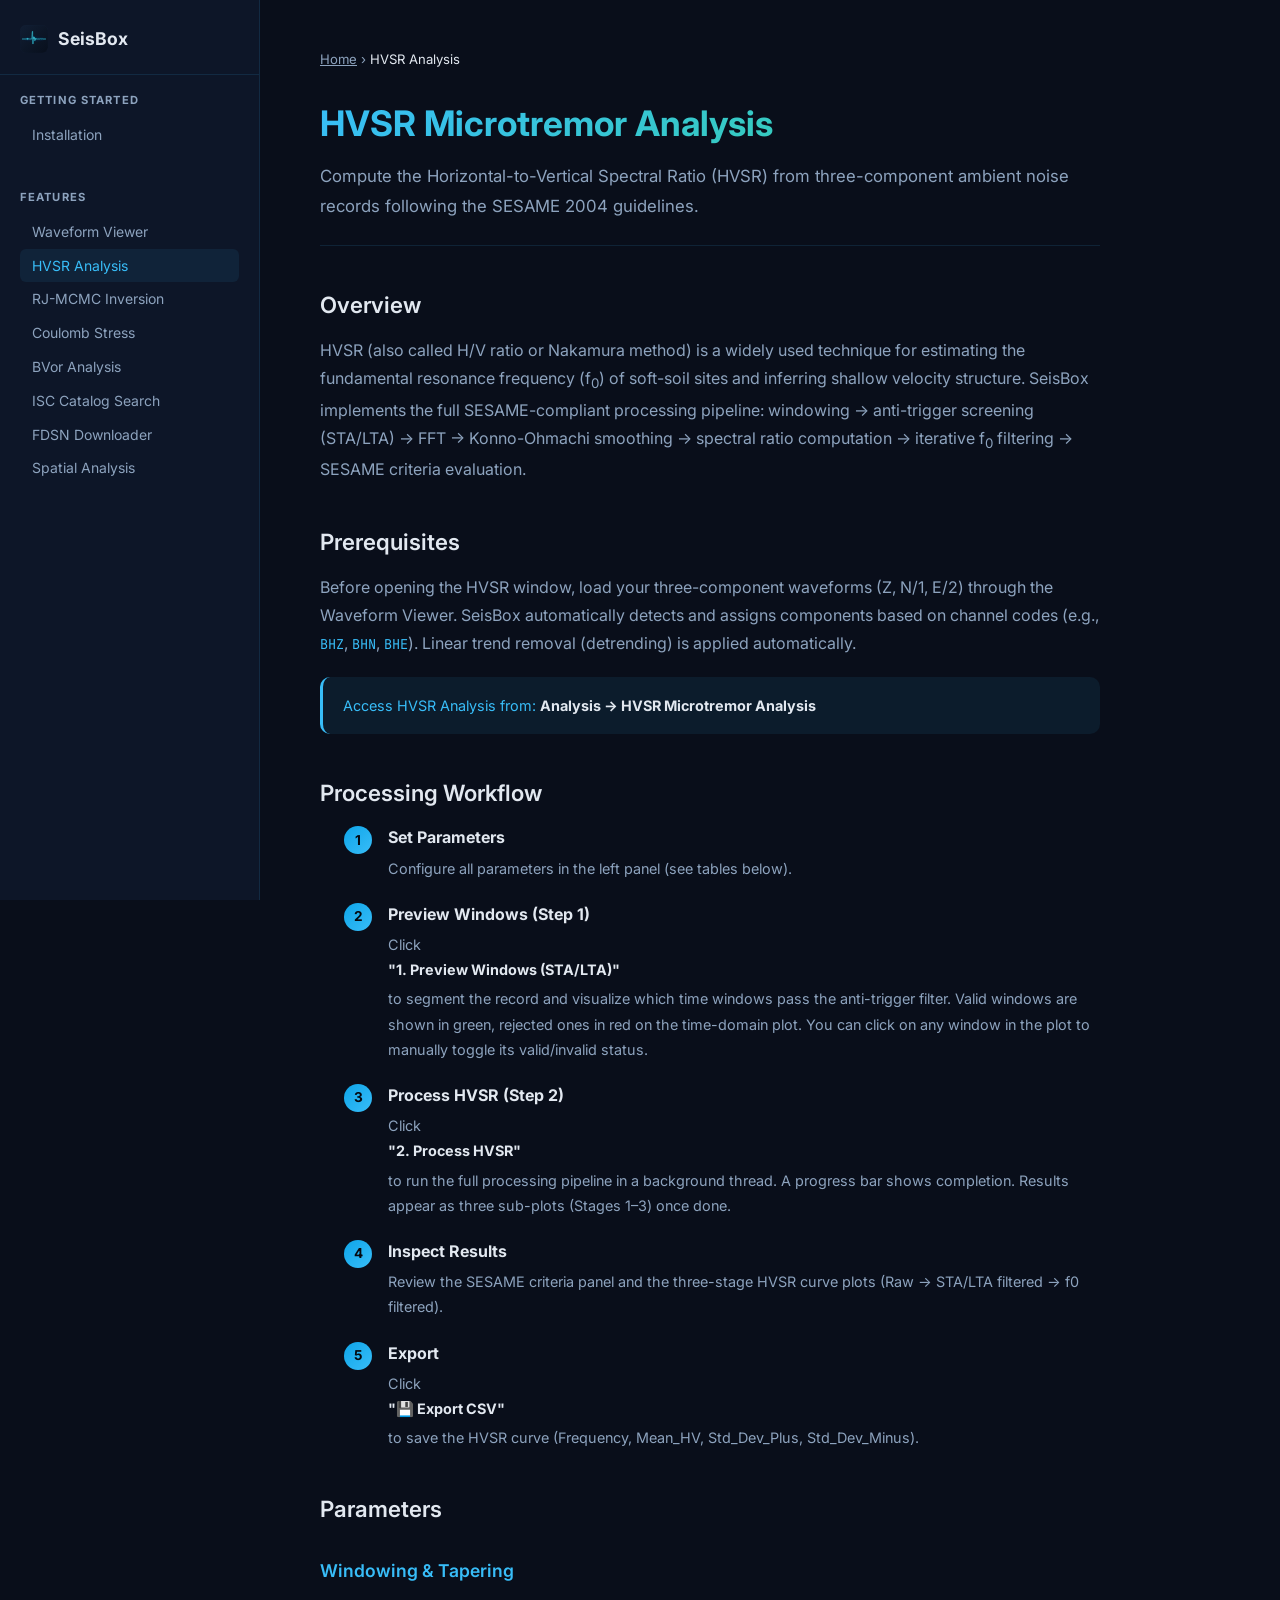
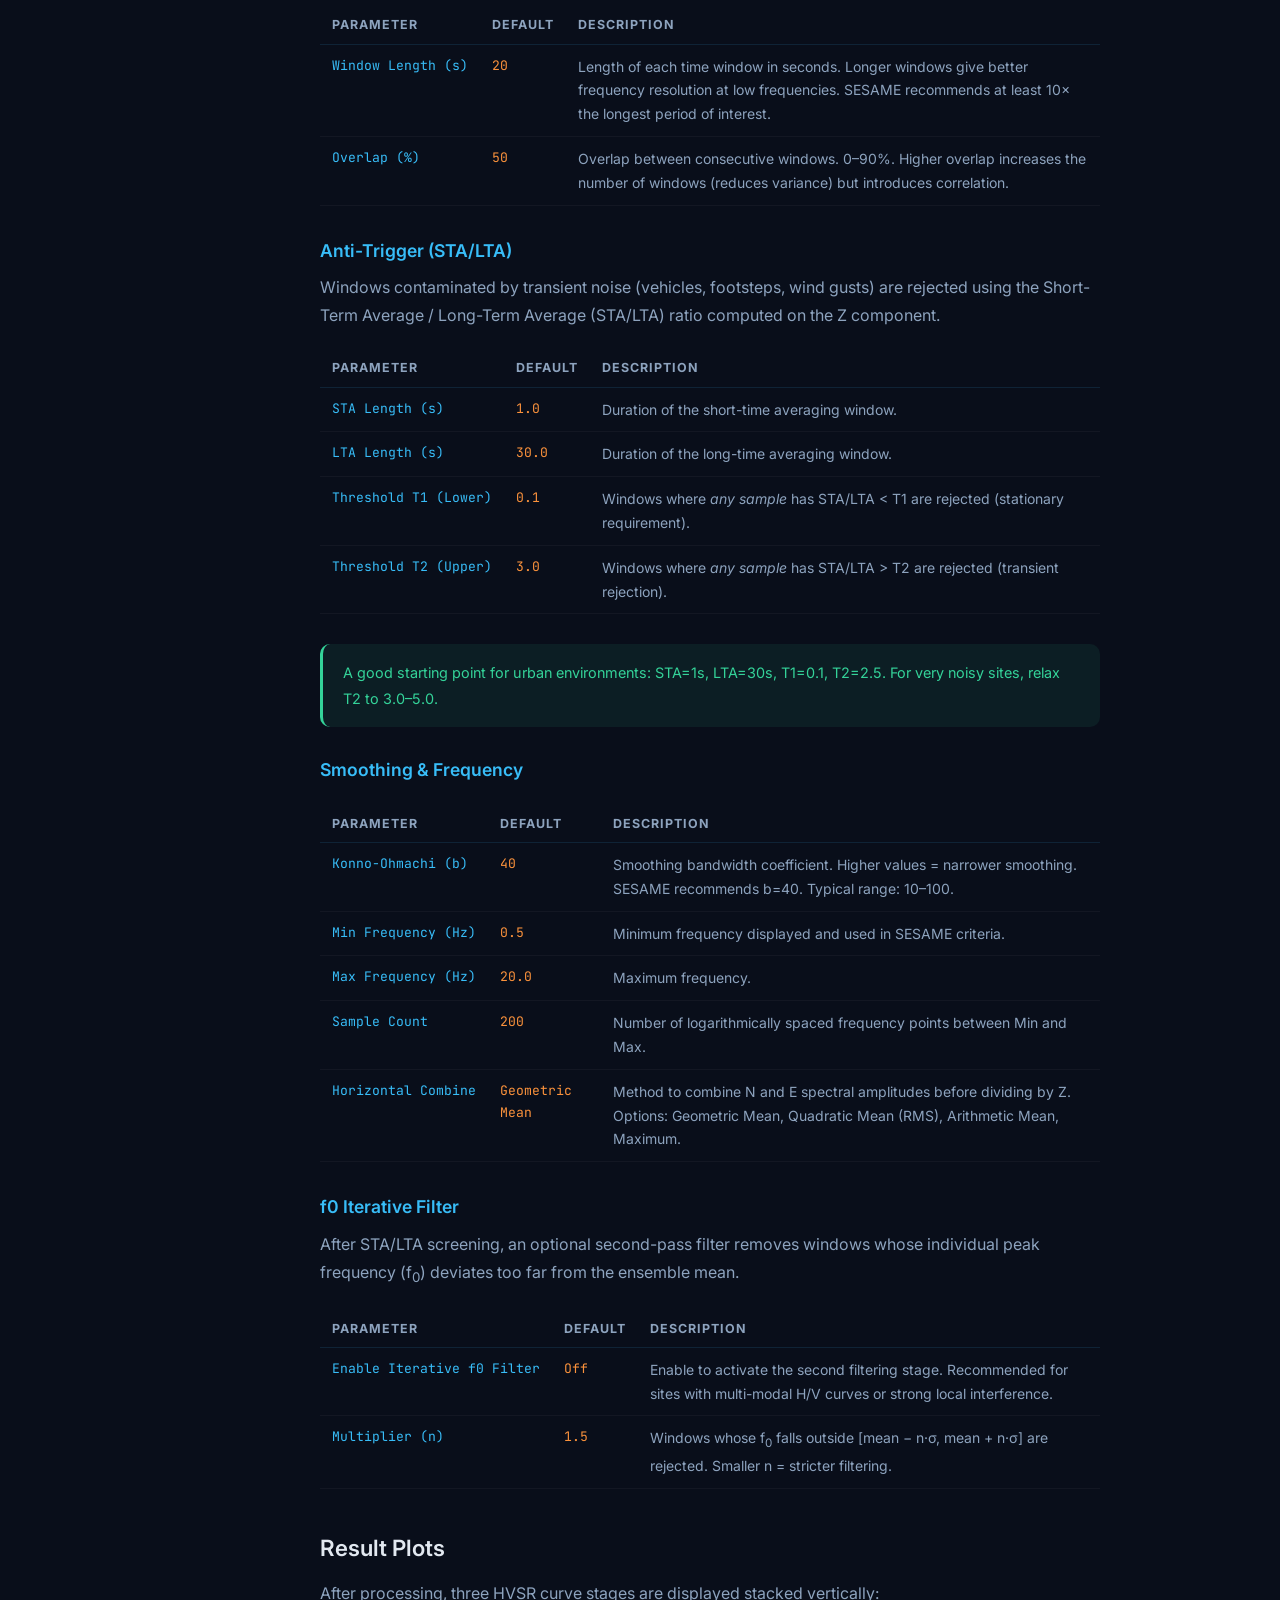
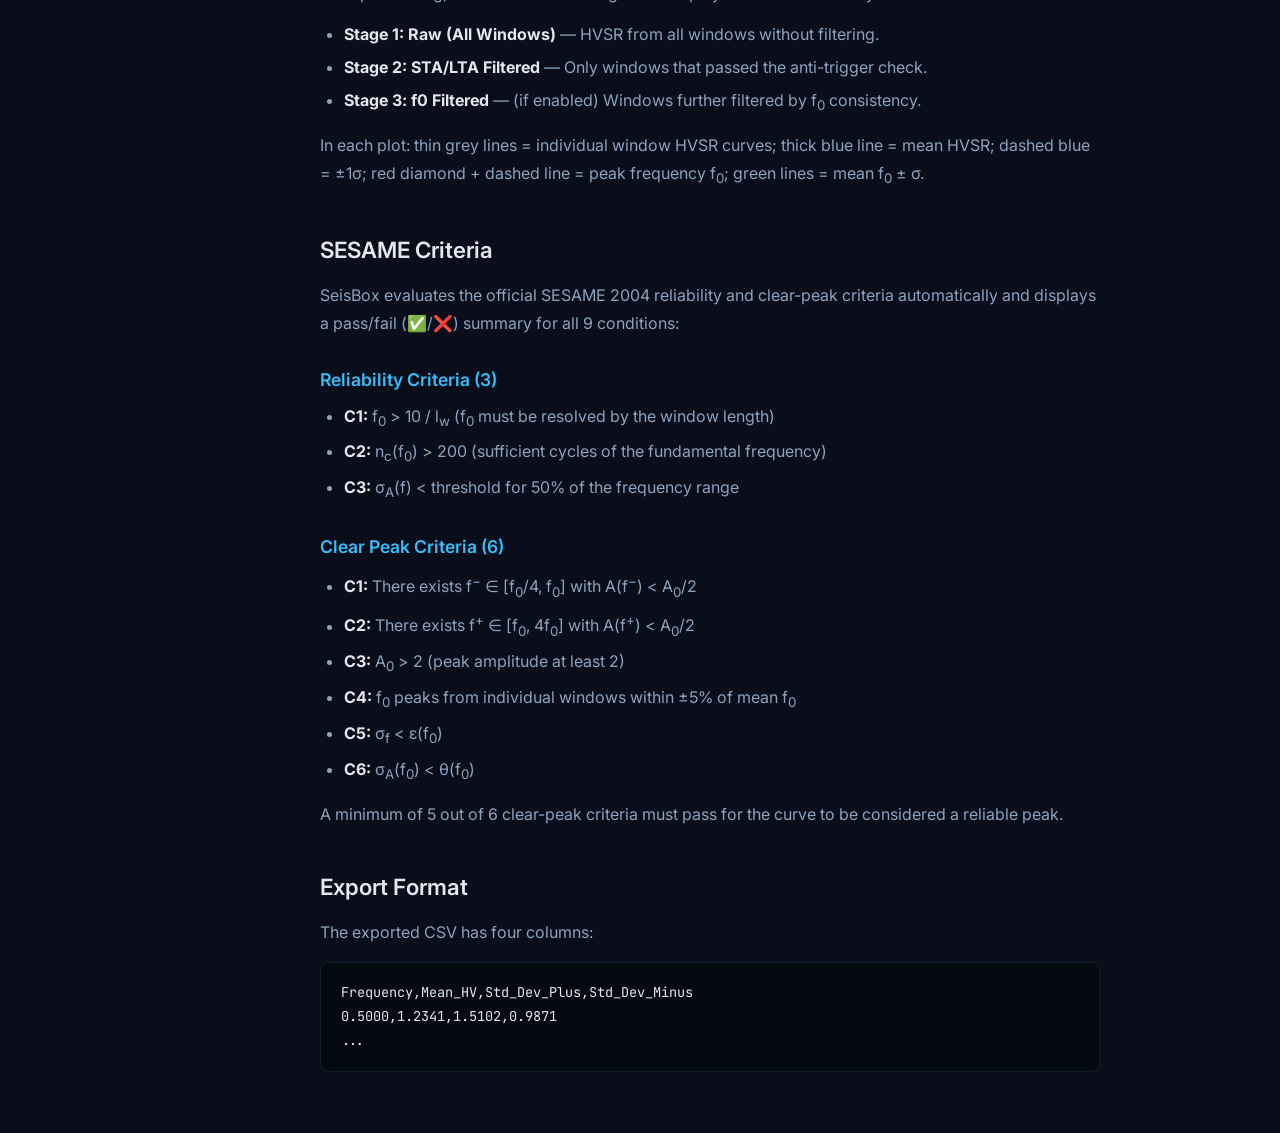
<file: docs/docs/hvsr.html>
<!DOCTYPE html>
<html lang="en">
<head>
  <meta charset="UTF-8" /><meta name="viewport" content="width=device-width, initial-scale=1.0" />
  <title>HVSR Analysis — SeisBox Docs</title>
  <link rel="icon" href="../assets/seisbox_icon.svg" type="image/svg+xml" />
  <link href="https://fonts.googleapis.com/css2?family=Inter:wght@300;400;500;600;700&family=JetBrains+Mono:wght@400;500&display=swap" rel="stylesheet" />
  <link rel="stylesheet" href="docs.css" />
</head>
<body>
<div class="page-wrap">
  <nav class="sidebar">
    <a href="../index.html" class="sidebar-logo"><img src="../assets/seisbox_icon.svg" alt="SeisBox" />SeisBox</a>
    <div class="sidebar-section">
      <h4>Getting Started</h4>
      <ul class="sidebar-nav"><li><a href="../index.html#install">Installation</a></li></ul>
    </div>
    <div class="sidebar-section">
      <h4>Features</h4>
      <ul class="sidebar-nav">
        <li><a href="waveform.html">Waveform Viewer</a></li>
        <li><a href="hvsr.html" class="active">HVSR Analysis</a></li>
        <li><a href="rjmcmc.html">RJ-MCMC Inversion</a></li>
        <li><a href="coulomb.html">Coulomb Stress</a></li>
        <li><a href="bvor.html">BVor Analysis</a></li>
        <li><a href="isc.html">ISC Catalog Search</a></li>
        <li><a href="fdsn.html">FDSN Downloader</a></li>
        <li><a href="spatial.html">Spatial Analysis</a></li>
      </ul>
    </div>
  </nav>
  <main class="content">
    <div class="breadcrumb"><a href="../index.html">Home</a> › <span>HVSR Analysis</span></div>
    <h1>HVSR Microtremor Analysis</h1>
    <p class="lead">Compute the Horizontal-to-Vertical Spectral Ratio (HVSR) from three-component ambient noise records following the SESAME 2004 guidelines.</p>

    <h2>Overview</h2>
    <p>HVSR (also called H/V ratio or Nakamura method) is a widely used technique for estimating the fundamental resonance frequency (f<sub>0</sub>) of soft-soil sites and inferring shallow velocity structure. SeisBox implements the full SESAME-compliant processing pipeline: windowing → anti-trigger screening (STA/LTA) → FFT → Konno-Ohmachi smoothing → spectral ratio computation → iterative f<sub>0</sub> filtering → SESAME criteria evaluation.</p>

    <h2>Prerequisites</h2>
    <p>Before opening the HVSR window, load your three-component waveforms (Z, N/1, E/2) through the Waveform Viewer. SeisBox automatically detects and assigns components based on channel codes (e.g., <code>BHZ</code>, <code>BHN</code>, <code>BHE</code>). Linear trend removal (detrending) is applied automatically.</p>
    <div class="callout callout-info"><p>Access HVSR Analysis from: <strong>Analysis → HVSR Microtremor Analysis</strong></p></div>

    <h2>Processing Workflow</h2>
    <ol class="step-list">
      <li><strong>Set Parameters</strong><p>Configure all parameters in the left panel (see tables below).</p></li>
      <li><strong>Preview Windows (Step 1)</strong><p>Click <strong>"1. Preview Windows (STA/LTA)"</strong> to segment the record and visualize which time windows pass the anti-trigger filter. Valid windows are shown in green, rejected ones in red on the time-domain plot. You can click on any window in the plot to manually toggle its valid/invalid status.</p></li>
      <li><strong>Process HVSR (Step 2)</strong><p>Click <strong>"2. Process HVSR"</strong> to run the full processing pipeline in a background thread. A progress bar shows completion. Results appear as three sub-plots (Stages 1–3) once done.</p></li>
      <li><strong>Inspect Results</strong><p>Review the SESAME criteria panel and the three-stage HVSR curve plots (Raw → STA/LTA filtered → f0 filtered).</p></li>
      <li><strong>Export</strong><p>Click <strong>"💾 Export CSV"</strong> to save the HVSR curve (Frequency, Mean_HV, Std_Dev_Plus, Std_Dev_Minus).</p></li>
    </ol>

    <h2>Parameters</h2>

    <h3>Windowing &amp; Tapering</h3>
    <table class="param-table">
      <thead><tr><th>Parameter</th><th>Default</th><th>Description</th></tr></thead>
      <tbody>
        <tr><td>Window Length (s)</td><td>20</td><td>Length of each time window in seconds. Longer windows give better frequency resolution at low frequencies. SESAME recommends at least 10× the longest period of interest.</td></tr>
        <tr><td>Overlap (%)</td><td>50</td><td>Overlap between consecutive windows. 0–90%. Higher overlap increases the number of windows (reduces variance) but introduces correlation.</td></tr>
      </tbody>
    </table>

    <h3>Anti-Trigger (STA/LTA)</h3>
    <p>Windows contaminated by transient noise (vehicles, footsteps, wind gusts) are rejected using the Short-Term Average / Long-Term Average (STA/LTA) ratio computed on the Z component.</p>
    <table class="param-table">
      <thead><tr><th>Parameter</th><th>Default</th><th>Description</th></tr></thead>
      <tbody>
        <tr><td>STA Length (s)</td><td>1.0</td><td>Duration of the short-time averaging window.</td></tr>
        <tr><td>LTA Length (s)</td><td>30.0</td><td>Duration of the long-time averaging window.</td></tr>
        <tr><td>Threshold T1 (Lower)</td><td>0.1</td><td>Windows where <em>any sample</em> has STA/LTA &lt; T1 are rejected (stationary requirement).</td></tr>
        <tr><td>Threshold T2 (Upper)</td><td>3.0</td><td>Windows where <em>any sample</em> has STA/LTA &gt; T2 are rejected (transient rejection).</td></tr>
      </tbody>
    </table>
    <div class="callout callout-tip"><p>A good starting point for urban environments: STA=1s, LTA=30s, T1=0.1, T2=2.5. For very noisy sites, relax T2 to 3.0–5.0.</p></div>

    <h3>Smoothing &amp; Frequency</h3>
    <table class="param-table">
      <thead><tr><th>Parameter</th><th>Default</th><th>Description</th></tr></thead>
      <tbody>
        <tr><td>Konno-Ohmachi (b)</td><td>40</td><td>Smoothing bandwidth coefficient. Higher values = narrower smoothing. SESAME recommends b=40. Typical range: 10–100.</td></tr>
        <tr><td>Min Frequency (Hz)</td><td>0.5</td><td>Minimum frequency displayed and used in SESAME criteria.</td></tr>
        <tr><td>Max Frequency (Hz)</td><td>20.0</td><td>Maximum frequency.</td></tr>
        <tr><td>Sample Count</td><td>200</td><td>Number of logarithmically spaced frequency points between Min and Max.</td></tr>
        <tr><td>Horizontal Combine</td><td>Geometric Mean</td><td>Method to combine N and E spectral amplitudes before dividing by Z. Options: Geometric Mean, Quadratic Mean (RMS), Arithmetic Mean, Maximum.</td></tr>
      </tbody>
    </table>

    <h3>f0 Iterative Filter</h3>
    <p>After STA/LTA screening, an optional second-pass filter removes windows whose individual peak frequency (f<sub>0</sub>) deviates too far from the ensemble mean.</p>
    <table class="param-table">
      <thead><tr><th>Parameter</th><th>Default</th><th>Description</th></tr></thead>
      <tbody>
        <tr><td>Enable Iterative f0 Filter</td><td>Off</td><td>Enable to activate the second filtering stage. Recommended for sites with multi-modal H/V curves or strong local interference.</td></tr>
        <tr><td>Multiplier (n)</td><td>1.5</td><td>Windows whose f<sub>0</sub> falls outside [mean − n·σ, mean + n·σ] are rejected. Smaller n = stricter filtering.</td></tr>
      </tbody>
    </table>

    <h2>Result Plots</h2>
    <p>After processing, three HVSR curve stages are displayed stacked vertically:</p>
    <ul>
      <li><strong>Stage 1: Raw (All Windows)</strong> — HVSR from all windows without filtering.</li>
      <li><strong>Stage 2: STA/LTA Filtered</strong> — Only windows that passed the anti-trigger check.</li>
      <li><strong>Stage 3: f0 Filtered</strong> — (if enabled) Windows further filtered by f<sub>0</sub> consistency.</li>
    </ul>
    <p>In each plot: thin grey lines = individual window HVSR curves; thick blue line = mean HVSR; dashed blue = ±1σ; red diamond + dashed line = peak frequency f<sub>0</sub>; green lines = mean f<sub>0</sub> ± σ.</p>

    <h2>SESAME Criteria</h2>
    <p>SeisBox evaluates the official SESAME 2004 reliability and clear-peak criteria automatically and displays a pass/fail (✅/❌) summary for all 9 conditions:</p>

    <h3>Reliability Criteria (3)</h3>
    <ul>
      <li><strong>C1:</strong> f<sub>0</sub> &gt; 10 / l<sub>w</sub> (f<sub>0</sub> must be resolved by the window length)</li>
      <li><strong>C2:</strong> n<sub>c</sub>(f<sub>0</sub>) &gt; 200 (sufficient cycles of the fundamental frequency)</li>
      <li><strong>C3:</strong> σ<sub>A</sub>(f) &lt; threshold for 50% of the frequency range</li>
    </ul>

    <h3>Clear Peak Criteria (6)</h3>
    <ul>
      <li><strong>C1:</strong> There exists f<sup>−</sup> ∈ [f<sub>0</sub>/4, f<sub>0</sub>] with A(f<sup>−</sup>) &lt; A<sub>0</sub>/2</li>
      <li><strong>C2:</strong> There exists f<sup>+</sup> ∈ [f<sub>0</sub>, 4f<sub>0</sub>] with A(f<sup>+</sup>) &lt; A<sub>0</sub>/2</li>
      <li><strong>C3:</strong> A<sub>0</sub> &gt; 2 (peak amplitude at least 2)</li>
      <li><strong>C4:</strong> f<sub>0</sub> peaks from individual windows within ±5% of mean f<sub>0</sub></li>
      <li><strong>C5:</strong> σ<sub>f</sub> &lt; ε(f<sub>0</sub>)</li>
      <li><strong>C6:</strong> σ<sub>A</sub>(f<sub>0</sub>) &lt; θ(f<sub>0</sub>)</li>
    </ul>
    <p>A minimum of 5 out of 6 clear-peak criteria must pass for the curve to be considered a reliable peak.</p>

    <h2>Export Format</h2>
    <p>The exported CSV has four columns:</p>
    <pre><code>Frequency,Mean_HV,Std_Dev_Plus,Std_Dev_Minus
0.5000,1.2341,1.5102,0.9871
...</code></pre>
  </main>
</div>
</body>
</html>
</file>
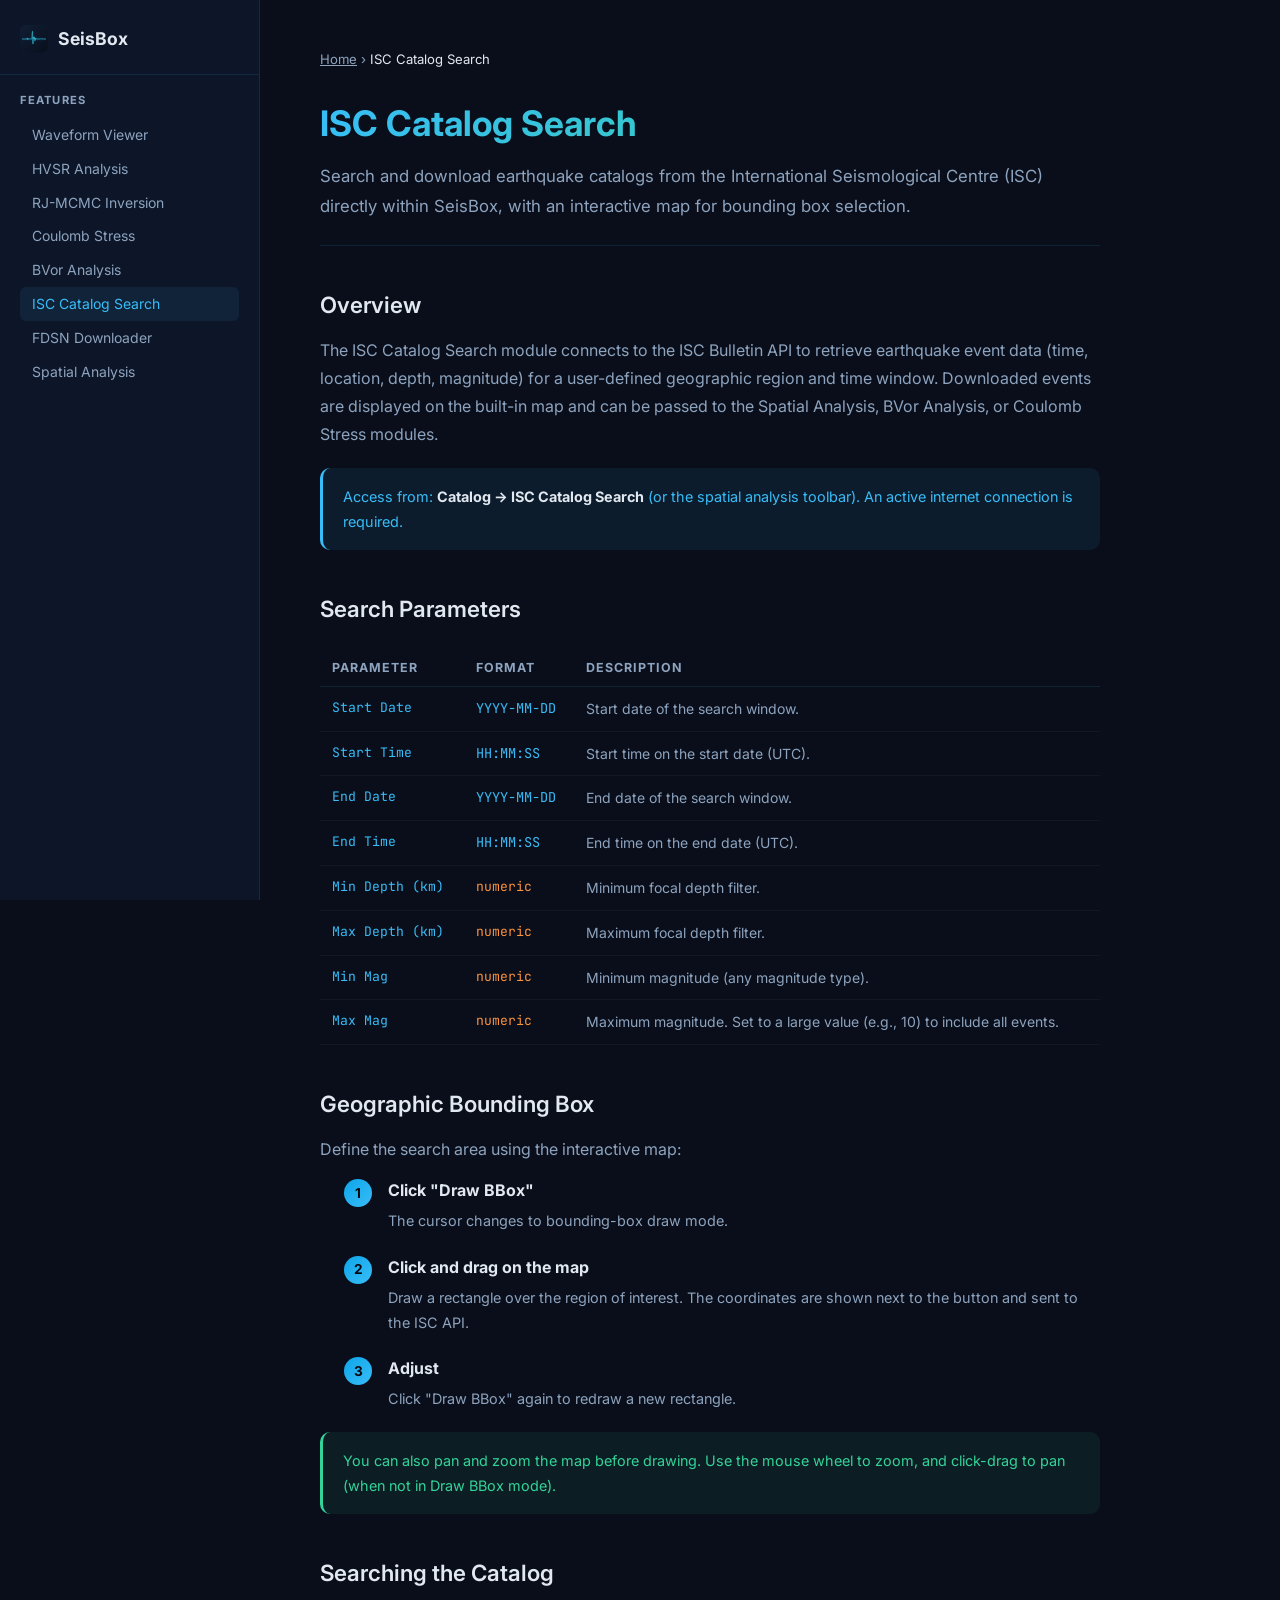
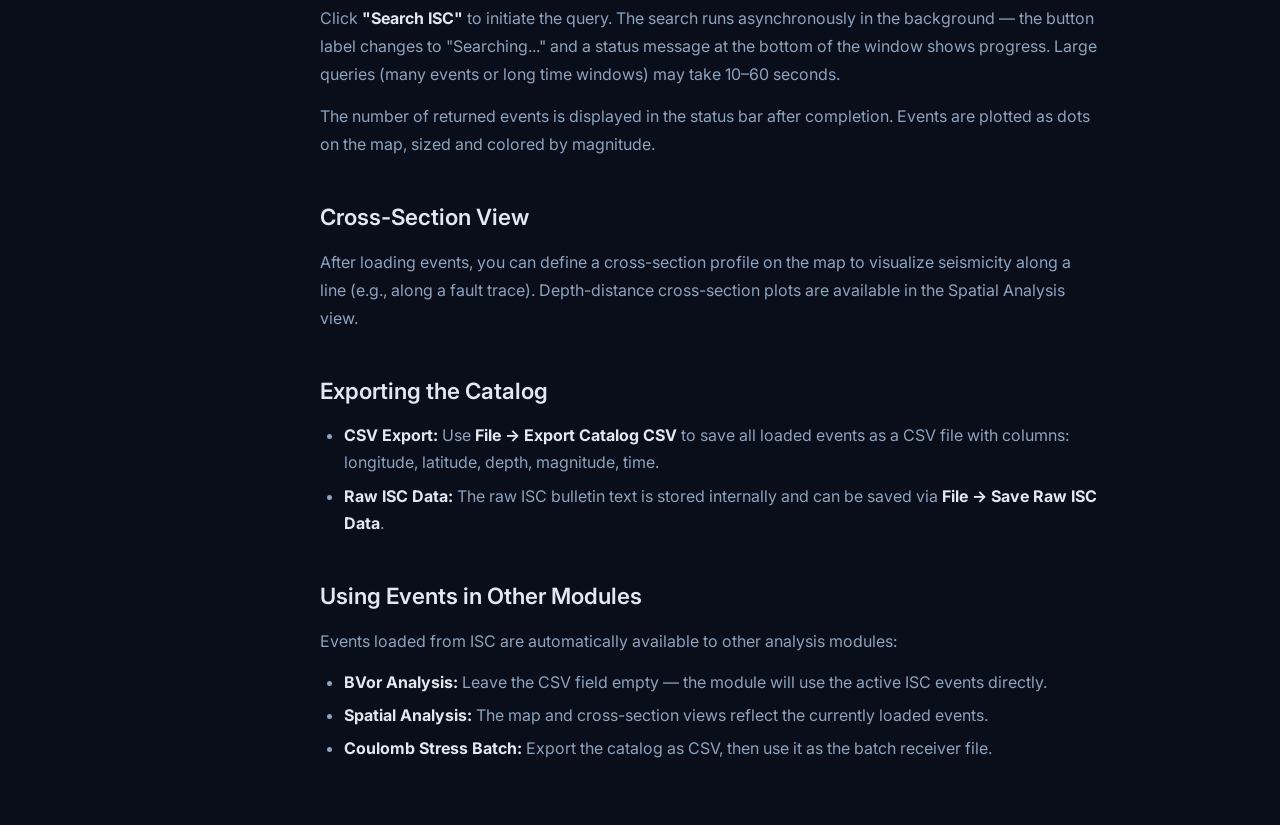
<file: docs/docs/isc.html>
<!DOCTYPE html>
<html lang="en">
<head>
  <meta charset="UTF-8" /><meta name="viewport" content="width=device-width, initial-scale=1.0" />
  <title>ISC Catalog Search — SeisBox Docs</title>
  <link rel="icon" href="../assets/seisbox_icon.svg" type="image/svg+xml" />
  <link href="https://fonts.googleapis.com/css2?family=Inter:wght@300;400;500;600;700&family=JetBrains+Mono:wght@400;500&display=swap" rel="stylesheet" />
  <link rel="stylesheet" href="docs.css" />
</head>
<body>
<div class="page-wrap">
  <nav class="sidebar">
    <a href="../index.html" class="sidebar-logo"><img src="../assets/seisbox_icon.svg" alt="SeisBox" />SeisBox</a>
    <div class="sidebar-section">
      <h4>Features</h4>
      <ul class="sidebar-nav">
        <li><a href="waveform.html">Waveform Viewer</a></li>
        <li><a href="hvsr.html">HVSR Analysis</a></li>
        <li><a href="rjmcmc.html">RJ-MCMC Inversion</a></li>
        <li><a href="coulomb.html">Coulomb Stress</a></li>
        <li><a href="bvor.html">BVor Analysis</a></li>
        <li><a href="isc.html" class="active">ISC Catalog Search</a></li>
        <li><a href="fdsn.html">FDSN Downloader</a></li>
        <li><a href="spatial.html">Spatial Analysis</a></li>
      </ul>
    </div>
  </nav>
  <main class="content">
    <div class="breadcrumb"><a href="../index.html">Home</a> › <span>ISC Catalog Search</span></div>
    <h1>ISC Catalog Search</h1>
    <p class="lead">Search and download earthquake catalogs from the International Seismological Centre (ISC) directly within SeisBox, with an interactive map for bounding box selection.</p>

    <h2>Overview</h2>
    <p>The ISC Catalog Search module connects to the ISC Bulletin API to retrieve earthquake event data (time, location, depth, magnitude) for a user-defined geographic region and time window. Downloaded events are displayed on the built-in map and can be passed to the Spatial Analysis, BVor Analysis, or Coulomb Stress modules.</p>
    <div class="callout callout-info"><p>Access from: <strong>Catalog → ISC Catalog Search</strong> (or the spatial analysis toolbar). An active internet connection is required.</p></div>

    <h2>Search Parameters</h2>
    <table class="param-table">
      <thead><tr><th>Parameter</th><th>Format</th><th>Description</th></tr></thead>
      <tbody>
        <tr><td>Start Date</td><td><code>YYYY-MM-DD</code></td><td>Start date of the search window.</td></tr>
        <tr><td>Start Time</td><td><code>HH:MM:SS</code></td><td>Start time on the start date (UTC).</td></tr>
        <tr><td>End Date</td><td><code>YYYY-MM-DD</code></td><td>End date of the search window.</td></tr>
        <tr><td>End Time</td><td><code>HH:MM:SS</code></td><td>End time on the end date (UTC).</td></tr>
        <tr><td>Min Depth (km)</td><td>numeric</td><td>Minimum focal depth filter.</td></tr>
        <tr><td>Max Depth (km)</td><td>numeric</td><td>Maximum focal depth filter.</td></tr>
        <tr><td>Min Mag</td><td>numeric</td><td>Minimum magnitude (any magnitude type).</td></tr>
        <tr><td>Max Mag</td><td>numeric</td><td>Maximum magnitude. Set to a large value (e.g., 10) to include all events.</td></tr>
      </tbody>
    </table>

    <h2>Geographic Bounding Box</h2>
    <p>Define the search area using the interactive map:</p>
    <ol class="step-list">
      <li><strong>Click "Draw BBox"</strong><p>The cursor changes to bounding-box draw mode.</p></li>
      <li><strong>Click and drag on the map</strong><p>Draw a rectangle over the region of interest. The coordinates are shown next to the button and sent to the ISC API.</p></li>
      <li><strong>Adjust</strong><p>Click "Draw BBox" again to redraw a new rectangle.</p></li>
    </ol>
    <div class="callout callout-tip"><p>You can also pan and zoom the map before drawing. Use the mouse wheel to zoom, and click-drag to pan (when not in Draw BBox mode).</p></div>

    <h2>Searching the Catalog</h2>
    <p>Click <strong>"Search ISC"</strong> to initiate the query. The search runs asynchronously in the background — the button label changes to "Searching..." and a status message at the bottom of the window shows progress. Large queries (many events or long time windows) may take 10–60 seconds.</p>
    <p>The number of returned events is displayed in the status bar after completion. Events are plotted as dots on the map, sized and colored by magnitude.</p>

    <h2>Cross-Section View</h2>
    <p>After loading events, you can define a cross-section profile on the map to visualize seismicity along a line (e.g., along a fault trace). Depth-distance cross-section plots are available in the Spatial Analysis view.</p>

    <h2>Exporting the Catalog</h2>
    <ul>
      <li><strong>CSV Export:</strong> Use <strong>File → Export Catalog CSV</strong> to save all loaded events as a CSV file with columns: longitude, latitude, depth, magnitude, time.</li>
      <li><strong>Raw ISC Data:</strong> The raw ISC bulletin text is stored internally and can be saved via <strong>File → Save Raw ISC Data</strong>.</li>
    </ul>

    <h2>Using Events in Other Modules</h2>
    <p>Events loaded from ISC are automatically available to other analysis modules:</p>
    <ul>
      <li><strong>BVor Analysis:</strong> Leave the CSV field empty — the module will use the active ISC events directly.</li>
      <li><strong>Spatial Analysis:</strong> The map and cross-section views reflect the currently loaded events.</li>
      <li><strong>Coulomb Stress Batch:</strong> Export the catalog as CSV, then use it as the batch receiver file.</li>
    </ul>
  </main>
</div>
</body>
</html>
</file>
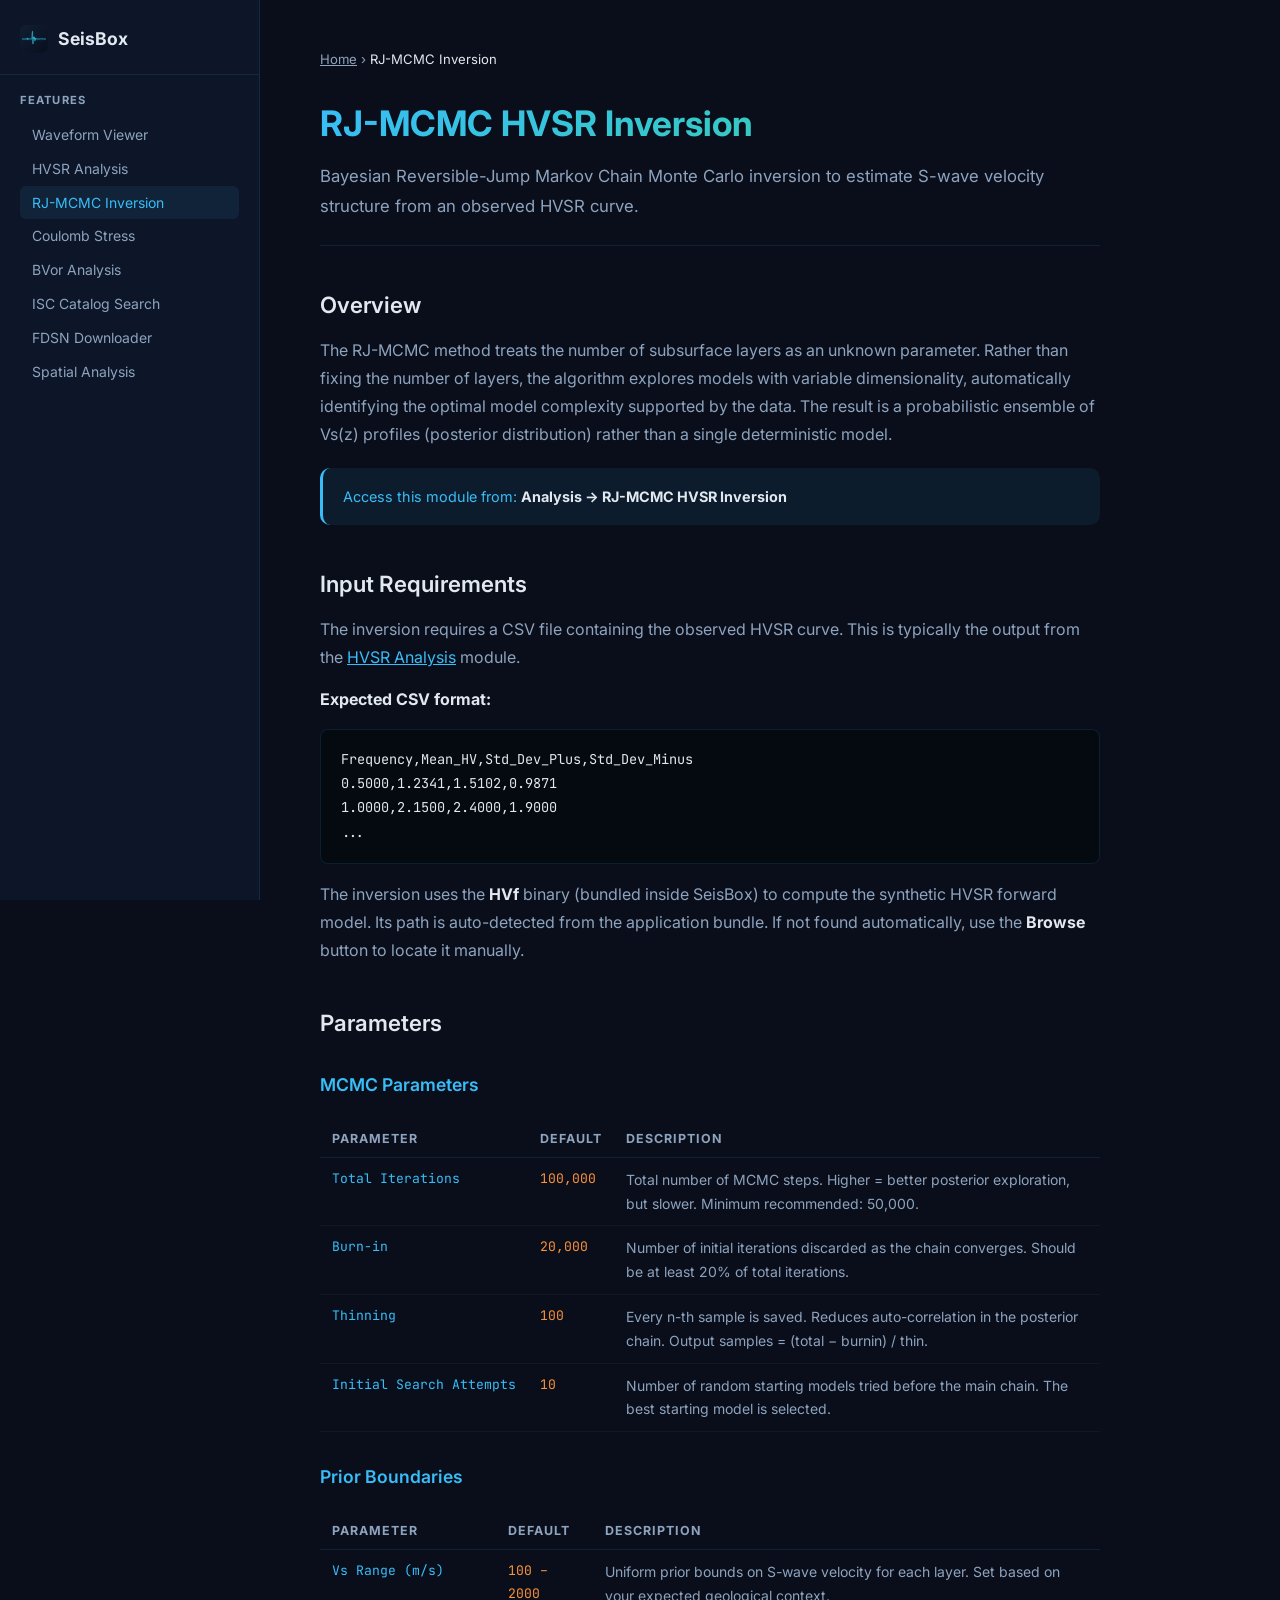
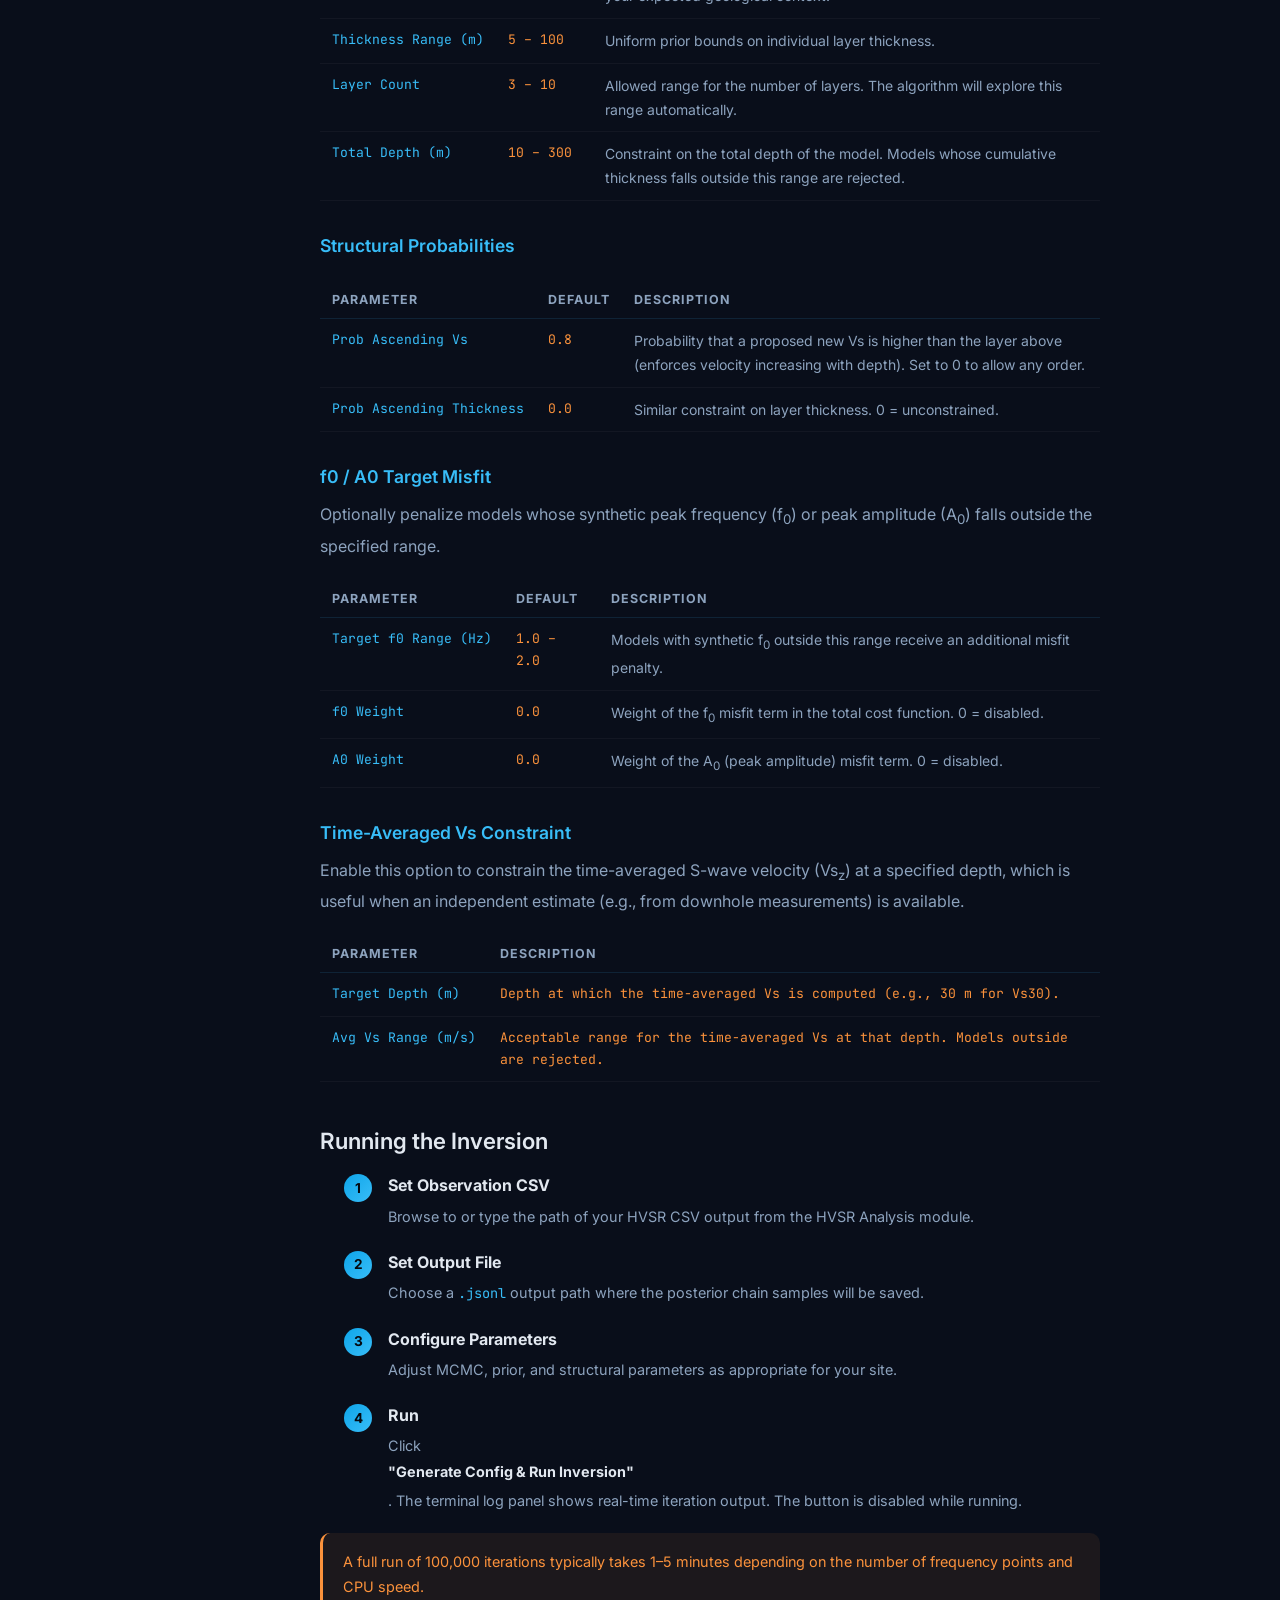
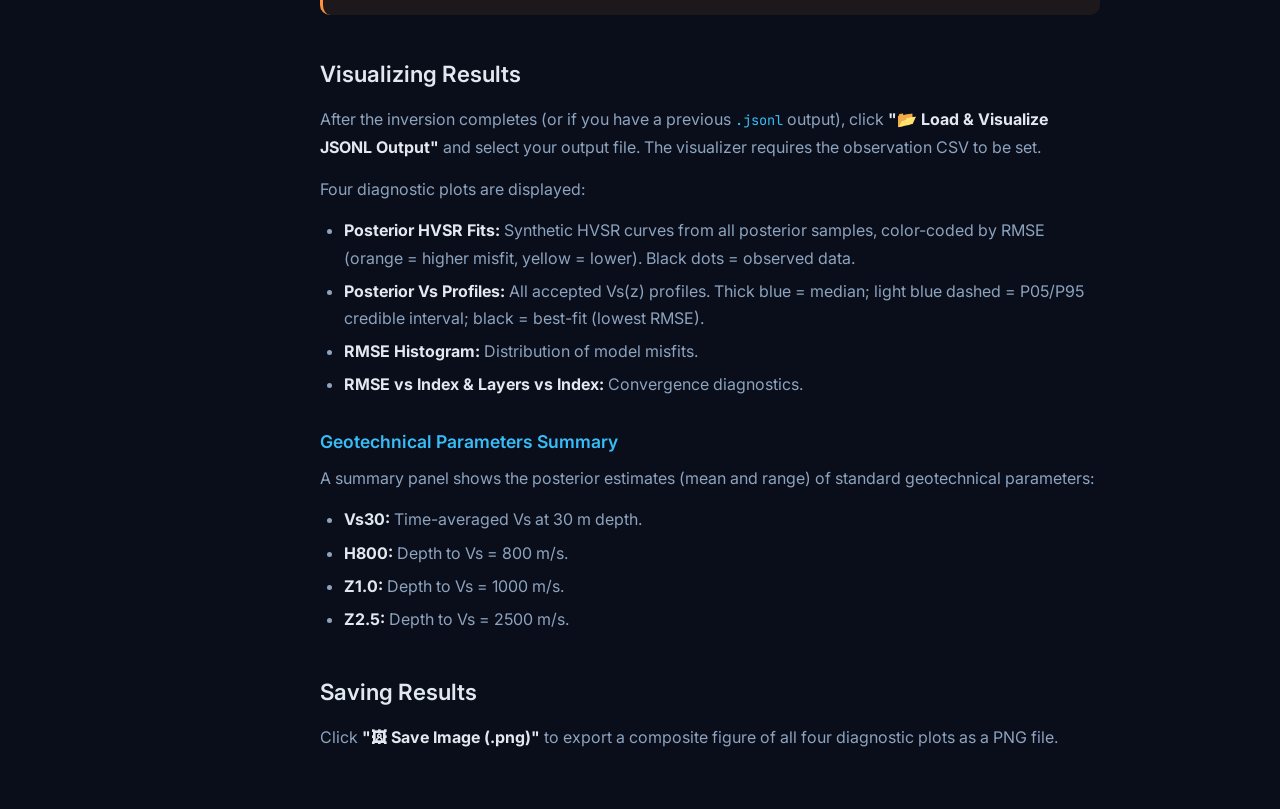
<file: docs/docs/rjmcmc.html>
<!DOCTYPE html>
<html lang="en">
<head>
  <meta charset="UTF-8" /><meta name="viewport" content="width=device-width, initial-scale=1.0" />
  <title>RJ-MCMC Inversion — SeisBox Docs</title>
  <link rel="icon" href="../assets/seisbox_icon.svg" type="image/svg+xml" />
  <link href="https://fonts.googleapis.com/css2?family=Inter:wght@300;400;500;600;700&family=JetBrains+Mono:wght@400;500&display=swap" rel="stylesheet" />
  <link rel="stylesheet" href="docs.css" />
</head>
<body>
<div class="page-wrap">
  <nav class="sidebar">
    <a href="../index.html" class="sidebar-logo"><img src="../assets/seisbox_icon.svg" alt="SeisBox" />SeisBox</a>
    <div class="sidebar-section">
      <h4>Features</h4>
      <ul class="sidebar-nav">
        <li><a href="waveform.html">Waveform Viewer</a></li>
        <li><a href="hvsr.html">HVSR Analysis</a></li>
        <li><a href="rjmcmc.html" class="active">RJ-MCMC Inversion</a></li>
        <li><a href="coulomb.html">Coulomb Stress</a></li>
        <li><a href="bvor.html">BVor Analysis</a></li>
        <li><a href="isc.html">ISC Catalog Search</a></li>
        <li><a href="fdsn.html">FDSN Downloader</a></li>
        <li><a href="spatial.html">Spatial Analysis</a></li>
      </ul>
    </div>
  </nav>
  <main class="content">
    <div class="breadcrumb"><a href="../index.html">Home</a> › <span>RJ-MCMC Inversion</span></div>
    <h1>RJ-MCMC HVSR Inversion</h1>
    <p class="lead">Bayesian Reversible-Jump Markov Chain Monte Carlo inversion to estimate S-wave velocity structure from an observed HVSR curve.</p>

    <h2>Overview</h2>
    <p>The RJ-MCMC method treats the number of subsurface layers as an unknown parameter. Rather than fixing the number of layers, the algorithm explores models with variable dimensionality, automatically identifying the optimal model complexity supported by the data. The result is a probabilistic ensemble of Vs(z) profiles (posterior distribution) rather than a single deterministic model.</p>
    <div class="callout callout-info"><p>Access this module from: <strong>Analysis → RJ-MCMC HVSR Inversion</strong></p></div>

    <h2>Input Requirements</h2>
    <p>The inversion requires a CSV file containing the observed HVSR curve. This is typically the output from the <a href="hvsr.html">HVSR Analysis</a> module.</p>
    <p><strong>Expected CSV format:</strong></p>
    <pre><code>Frequency,Mean_HV,Std_Dev_Plus,Std_Dev_Minus
0.5000,1.2341,1.5102,0.9871
1.0000,2.1500,2.4000,1.9000
...</code></pre>
    <p>The inversion uses the <strong>HVf</strong> binary (bundled inside SeisBox) to compute the synthetic HVSR forward model. Its path is auto-detected from the application bundle. If not found automatically, use the <strong>Browse</strong> button to locate it manually.</p>

    <h2>Parameters</h2>

    <h3>MCMC Parameters</h3>
    <table class="param-table">
      <thead><tr><th>Parameter</th><th>Default</th><th>Description</th></tr></thead>
      <tbody>
        <tr><td>Total Iterations</td><td>100,000</td><td>Total number of MCMC steps. Higher = better posterior exploration, but slower. Minimum recommended: 50,000.</td></tr>
        <tr><td>Burn-in</td><td>20,000</td><td>Number of initial iterations discarded as the chain converges. Should be at least 20% of total iterations.</td></tr>
        <tr><td>Thinning</td><td>100</td><td>Every n-th sample is saved. Reduces auto-correlation in the posterior chain. Output samples = (total − burnin) / thin.</td></tr>
        <tr><td>Initial Search Attempts</td><td>10</td><td>Number of random starting models tried before the main chain. The best starting model is selected.</td></tr>
      </tbody>
    </table>

    <h3>Prior Boundaries</h3>
    <table class="param-table">
      <thead><tr><th>Parameter</th><th>Default</th><th>Description</th></tr></thead>
      <tbody>
        <tr><td>Vs Range (m/s)</td><td>100 – 2000</td><td>Uniform prior bounds on S-wave velocity for each layer. Set based on your expected geological context.</td></tr>
        <tr><td>Thickness Range (m)</td><td>5 – 100</td><td>Uniform prior bounds on individual layer thickness.</td></tr>
        <tr><td>Layer Count</td><td>3 – 10</td><td>Allowed range for the number of layers. The algorithm will explore this range automatically.</td></tr>
        <tr><td>Total Depth (m)</td><td>10 – 300</td><td>Constraint on the total depth of the model. Models whose cumulative thickness falls outside this range are rejected.</td></tr>
      </tbody>
    </table>

    <h3>Structural Probabilities</h3>
    <table class="param-table">
      <thead><tr><th>Parameter</th><th>Default</th><th>Description</th></tr></thead>
      <tbody>
        <tr><td>Prob Ascending Vs</td><td>0.8</td><td>Probability that a proposed new Vs is higher than the layer above (enforces velocity increasing with depth). Set to 0 to allow any order.</td></tr>
        <tr><td>Prob Ascending Thickness</td><td>0.0</td><td>Similar constraint on layer thickness. 0 = unconstrained.</td></tr>
      </tbody>
    </table>

    <h3>f0 / A0 Target Misfit</h3>
    <p>Optionally penalize models whose synthetic peak frequency (f<sub>0</sub>) or peak amplitude (A<sub>0</sub>) falls outside the specified range.</p>
    <table class="param-table">
      <thead><tr><th>Parameter</th><th>Default</th><th>Description</th></tr></thead>
      <tbody>
        <tr><td>Target f0 Range (Hz)</td><td>1.0 – 2.0</td><td>Models with synthetic f<sub>0</sub> outside this range receive an additional misfit penalty.</td></tr>
        <tr><td>f0 Weight</td><td>0.0</td><td>Weight of the f<sub>0</sub> misfit term in the total cost function. 0 = disabled.</td></tr>
        <tr><td>A0 Weight</td><td>0.0</td><td>Weight of the A<sub>0</sub> (peak amplitude) misfit term. 0 = disabled.</td></tr>
      </tbody>
    </table>

    <h3>Time-Averaged Vs Constraint</h3>
    <p>Enable this option to constrain the time-averaged S-wave velocity (Vs<sub>z</sub>) at a specified depth, which is useful when an independent estimate (e.g., from downhole measurements) is available.</p>
    <table class="param-table">
      <thead><tr><th>Parameter</th><th>Description</th></tr></thead>
      <tbody>
        <tr><td>Target Depth (m)</td><td>Depth at which the time-averaged Vs is computed (e.g., 30 m for Vs30).</td></tr>
        <tr><td>Avg Vs Range (m/s)</td><td>Acceptable range for the time-averaged Vs at that depth. Models outside are rejected.</td></tr>
      </tbody>
    </table>

    <h2>Running the Inversion</h2>
    <ol class="step-list">
      <li><strong>Set Observation CSV</strong><p>Browse to or type the path of your HVSR CSV output from the HVSR Analysis module.</p></li>
      <li><strong>Set Output File</strong><p>Choose a <code>.jsonl</code> output path where the posterior chain samples will be saved.</p></li>
      <li><strong>Configure Parameters</strong><p>Adjust MCMC, prior, and structural parameters as appropriate for your site.</p></li>
      <li><strong>Run</strong><p>Click <strong>"Generate Config &amp; Run Inversion"</strong>. The terminal log panel shows real-time iteration output. The button is disabled while running.</p></li>
    </ol>
    <div class="callout callout-warn"><p>A full run of 100,000 iterations typically takes 1–5 minutes depending on the number of frequency points and CPU speed.</p></div>

    <h2>Visualizing Results</h2>
    <p>After the inversion completes (or if you have a previous <code>.jsonl</code> output), click <strong>"📂 Load &amp; Visualize JSONL Output"</strong> and select your output file. The visualizer requires the observation CSV to be set.</p>

    <p>Four diagnostic plots are displayed:</p>
    <ul>
      <li><strong>Posterior HVSR Fits:</strong> Synthetic HVSR curves from all posterior samples, color-coded by RMSE (orange = higher misfit, yellow = lower). Black dots = observed data.</li>
      <li><strong>Posterior Vs Profiles:</strong> All accepted Vs(z) profiles. Thick blue = median; light blue dashed = P05/P95 credible interval; black = best-fit (lowest RMSE).</li>
      <li><strong>RMSE Histogram:</strong> Distribution of model misfits.</li>
      <li><strong>RMSE vs Index &amp; Layers vs Index:</strong> Convergence diagnostics.</li>
    </ul>

    <h3>Geotechnical Parameters Summary</h3>
    <p>A summary panel shows the posterior estimates (mean and range) of standard geotechnical parameters:</p>
    <ul>
      <li><strong>Vs30:</strong> Time-averaged Vs at 30 m depth.</li>
      <li><strong>H800:</strong> Depth to Vs = 800 m/s.</li>
      <li><strong>Z1.0:</strong> Depth to Vs = 1000 m/s.</li>
      <li><strong>Z2.5:</strong> Depth to Vs = 2500 m/s.</li>
    </ul>

    <h2>Saving Results</h2>
    <p>Click <strong>"🖼 Save Image (.png)"</strong> to export a composite figure of all four diagnostic plots as a PNG file.</p>
  </main>
</div>
</body>
</html>
</file>
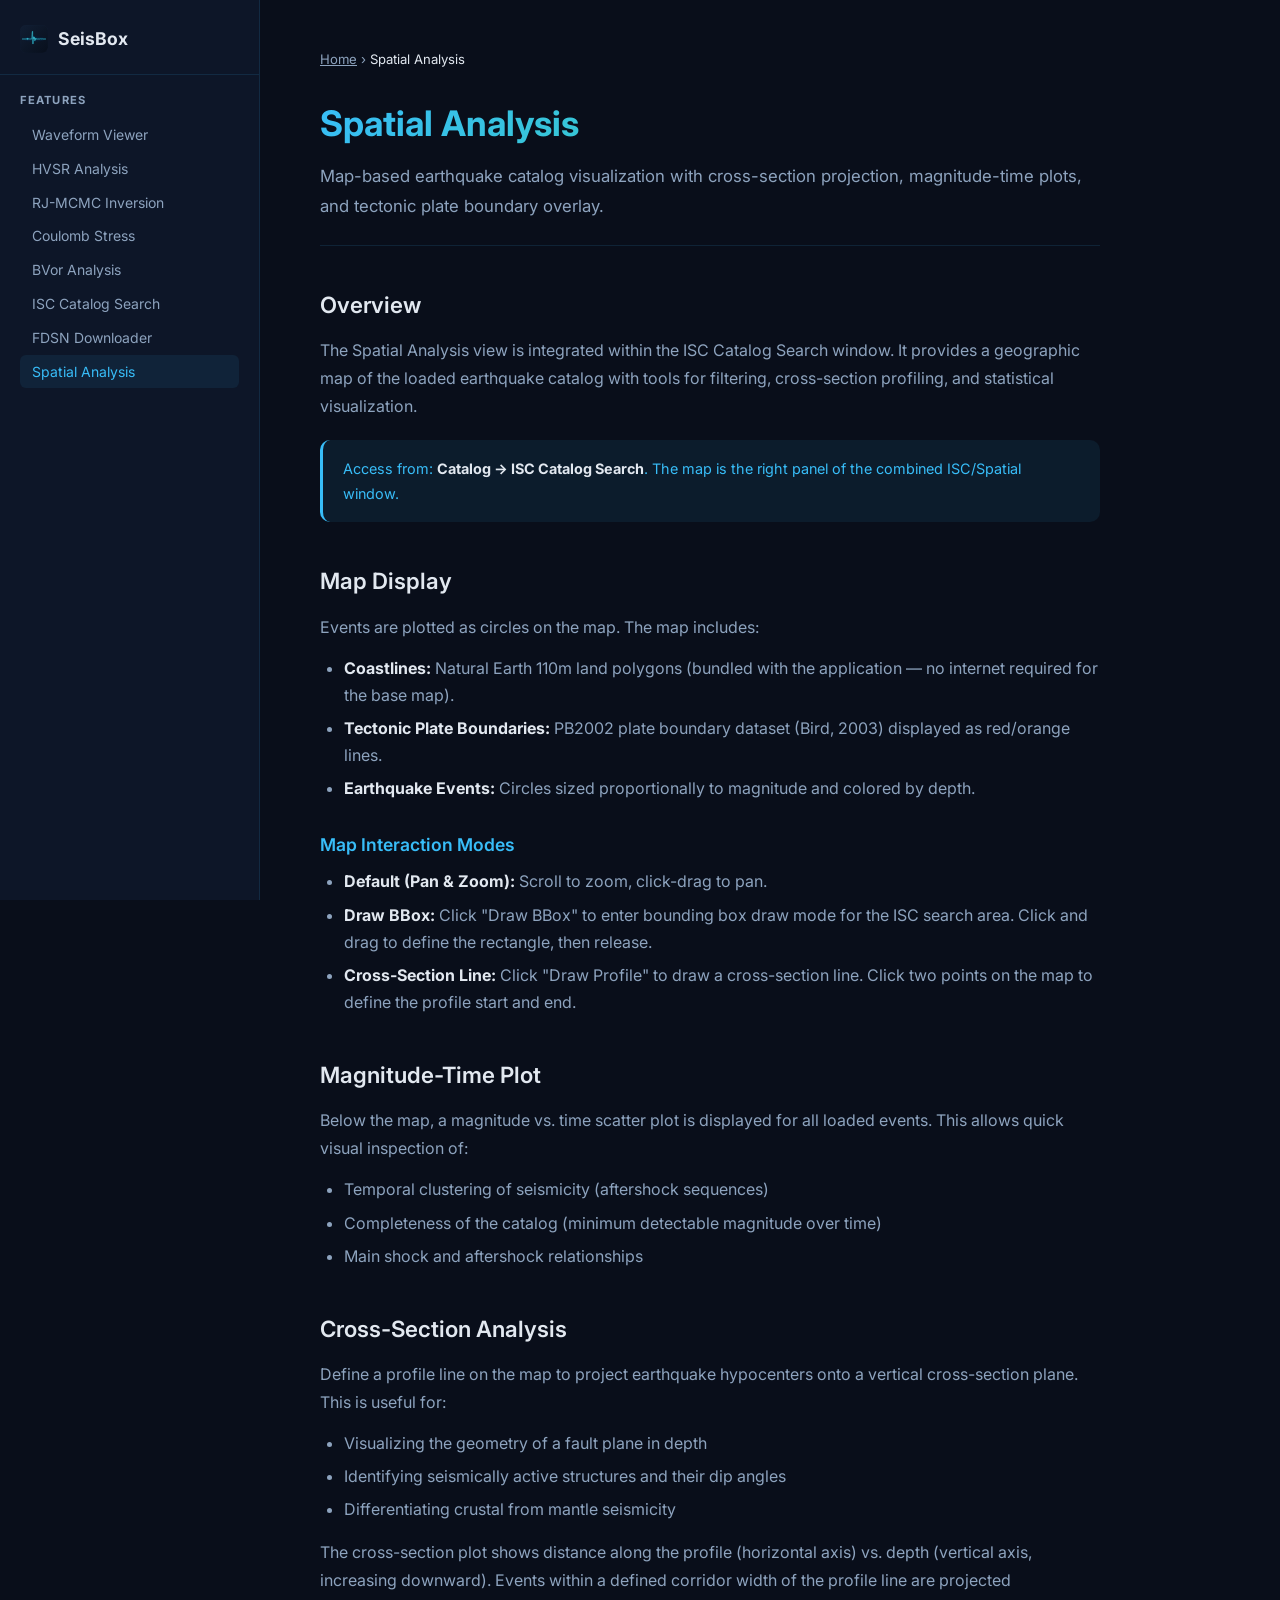
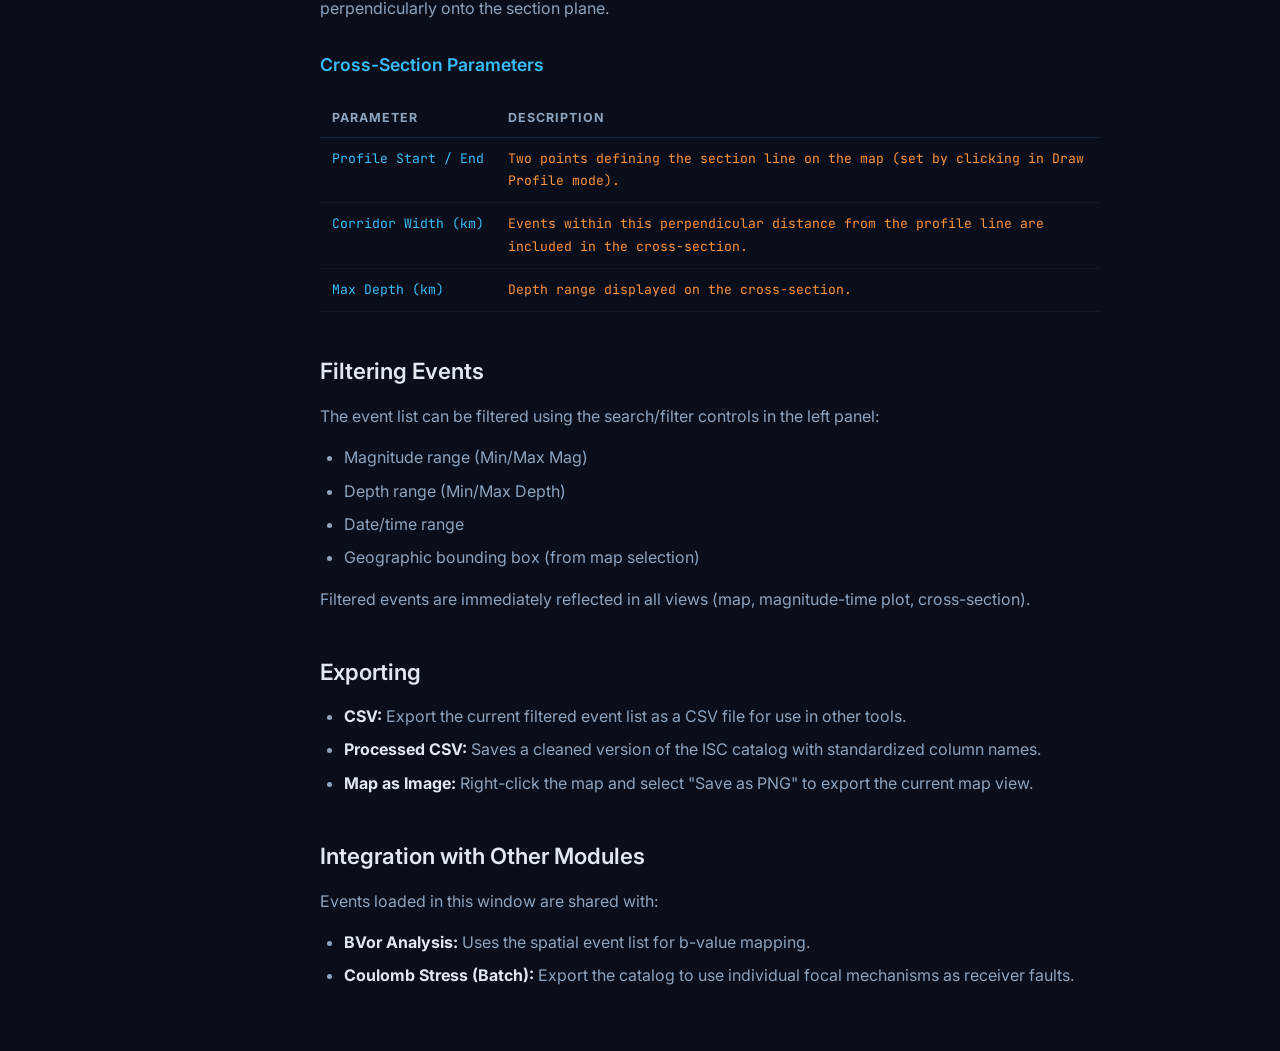
<file: docs/docs/spatial.html>
<!DOCTYPE html>
<html lang="en">
<head>
  <meta charset="UTF-8" /><meta name="viewport" content="width=device-width, initial-scale=1.0" />
  <title>Spatial Analysis — SeisBox Docs</title>
  <link rel="icon" href="../assets/seisbox_icon.svg" type="image/svg+xml" />
  <link href="https://fonts.googleapis.com/css2?family=Inter:wght@300;400;500;600;700&family=JetBrains+Mono:wght@400;500&display=swap" rel="stylesheet" />
  <link rel="stylesheet" href="docs.css" />
</head>
<body>
<div class="page-wrap">
  <nav class="sidebar">
    <a href="../index.html" class="sidebar-logo"><img src="../assets/seisbox_icon.svg" alt="SeisBox" />SeisBox</a>
    <div class="sidebar-section">
      <h4>Features</h4>
      <ul class="sidebar-nav">
        <li><a href="waveform.html">Waveform Viewer</a></li>
        <li><a href="hvsr.html">HVSR Analysis</a></li>
        <li><a href="rjmcmc.html">RJ-MCMC Inversion</a></li>
        <li><a href="coulomb.html">Coulomb Stress</a></li>
        <li><a href="bvor.html">BVor Analysis</a></li>
        <li><a href="isc.html">ISC Catalog Search</a></li>
        <li><a href="fdsn.html">FDSN Downloader</a></li>
        <li><a href="spatial.html" class="active">Spatial Analysis</a></li>
      </ul>
    </div>
  </nav>
  <main class="content">
    <div class="breadcrumb"><a href="../index.html">Home</a> › <span>Spatial Analysis</span></div>
    <h1>Spatial Analysis</h1>
    <p class="lead">Map-based earthquake catalog visualization with cross-section projection, magnitude-time plots, and tectonic plate boundary overlay.</p>

    <h2>Overview</h2>
    <p>The Spatial Analysis view is integrated within the ISC Catalog Search window. It provides a geographic map of the loaded earthquake catalog with tools for filtering, cross-section profiling, and statistical visualization.</p>
    <div class="callout callout-info"><p>Access from: <strong>Catalog → ISC Catalog Search</strong>. The map is the right panel of the combined ISC/Spatial window.</p></div>

    <h2>Map Display</h2>
    <p>Events are plotted as circles on the map. The map includes:</p>
    <ul>
      <li><strong>Coastlines:</strong> Natural Earth 110m land polygons (bundled with the application — no internet required for the base map).</li>
      <li><strong>Tectonic Plate Boundaries:</strong> PB2002 plate boundary dataset (Bird, 2003) displayed as red/orange lines.</li>
      <li><strong>Earthquake Events:</strong> Circles sized proportionally to magnitude and colored by depth.</li>
    </ul>

    <h3>Map Interaction Modes</h3>
    <ul>
      <li><strong>Default (Pan &amp; Zoom):</strong> Scroll to zoom, click-drag to pan.</li>
      <li><strong>Draw BBox:</strong> Click "Draw BBox" to enter bounding box draw mode for the ISC search area. Click and drag to define the rectangle, then release.</li>
      <li><strong>Cross-Section Line:</strong> Click "Draw Profile" to draw a cross-section line. Click two points on the map to define the profile start and end.</li>
    </ul>

    <h2>Magnitude-Time Plot</h2>
    <p>Below the map, a magnitude vs. time scatter plot is displayed for all loaded events. This allows quick visual inspection of:</p>
    <ul>
      <li>Temporal clustering of seismicity (aftershock sequences)</li>
      <li>Completeness of the catalog (minimum detectable magnitude over time)</li>
      <li>Main shock and aftershock relationships</li>
    </ul>

    <h2>Cross-Section Analysis</h2>
    <p>Define a profile line on the map to project earthquake hypocenters onto a vertical cross-section plane. This is useful for:</p>
    <ul>
      <li>Visualizing the geometry of a fault plane in depth</li>
      <li>Identifying seismically active structures and their dip angles</li>
      <li>Differentiating crustal from mantle seismicity</li>
    </ul>
    <p>The cross-section plot shows distance along the profile (horizontal axis) vs. depth (vertical axis, increasing downward). Events within a defined corridor width of the profile line are projected perpendicularly onto the section plane.</p>

    <h3>Cross-Section Parameters</h3>
    <table class="param-table">
      <thead><tr><th>Parameter</th><th>Description</th></tr></thead>
      <tbody>
        <tr><td>Profile Start / End</td><td>Two points defining the section line on the map (set by clicking in Draw Profile mode).</td></tr>
        <tr><td>Corridor Width (km)</td><td>Events within this perpendicular distance from the profile line are included in the cross-section.</td></tr>
        <tr><td>Max Depth (km)</td><td>Depth range displayed on the cross-section.</td></tr>
      </tbody>
    </table>

    <h2>Filtering Events</h2>
    <p>The event list can be filtered using the search/filter controls in the left panel:</p>
    <ul>
      <li>Magnitude range (Min/Max Mag)</li>
      <li>Depth range (Min/Max Depth)</li>
      <li>Date/time range</li>
      <li>Geographic bounding box (from map selection)</li>
    </ul>
    <p>Filtered events are immediately reflected in all views (map, magnitude-time plot, cross-section).</p>

    <h2>Exporting</h2>
    <ul>
      <li><strong>CSV:</strong> Export the current filtered event list as a CSV file for use in other tools.</li>
      <li><strong>Processed CSV:</strong> Saves a cleaned version of the ISC catalog with standardized column names.</li>
      <li><strong>Map as Image:</strong> Right-click the map and select "Save as PNG" to export the current map view.</li>
    </ul>

    <h2>Integration with Other Modules</h2>
    <p>Events loaded in this window are shared with:</p>
    <ul>
      <li><strong>BVor Analysis:</strong> Uses the spatial event list for b-value mapping.</li>
      <li><strong>Coulomb Stress (Batch):</strong> Export the catalog to use individual focal mechanisms as receiver faults.</li>
    </ul>
  </main>
</div>
</body>
</html>
</file>
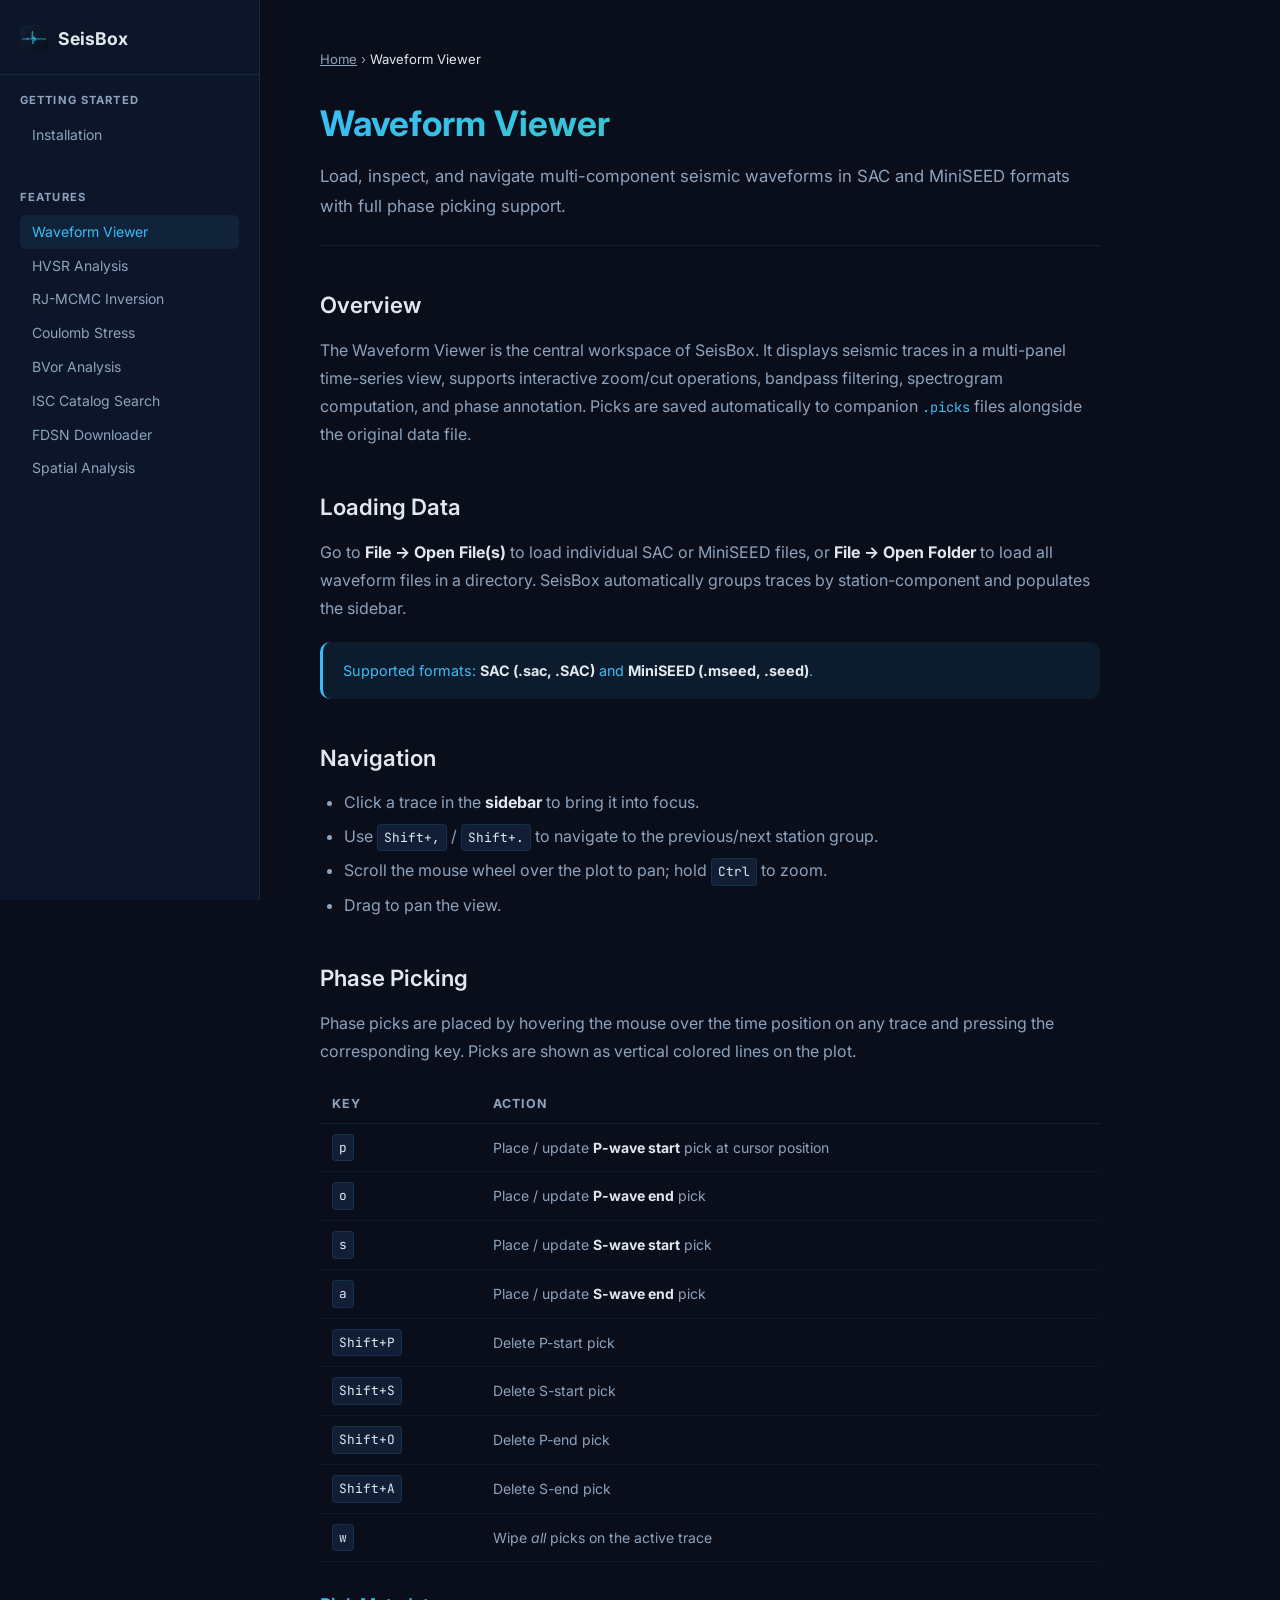
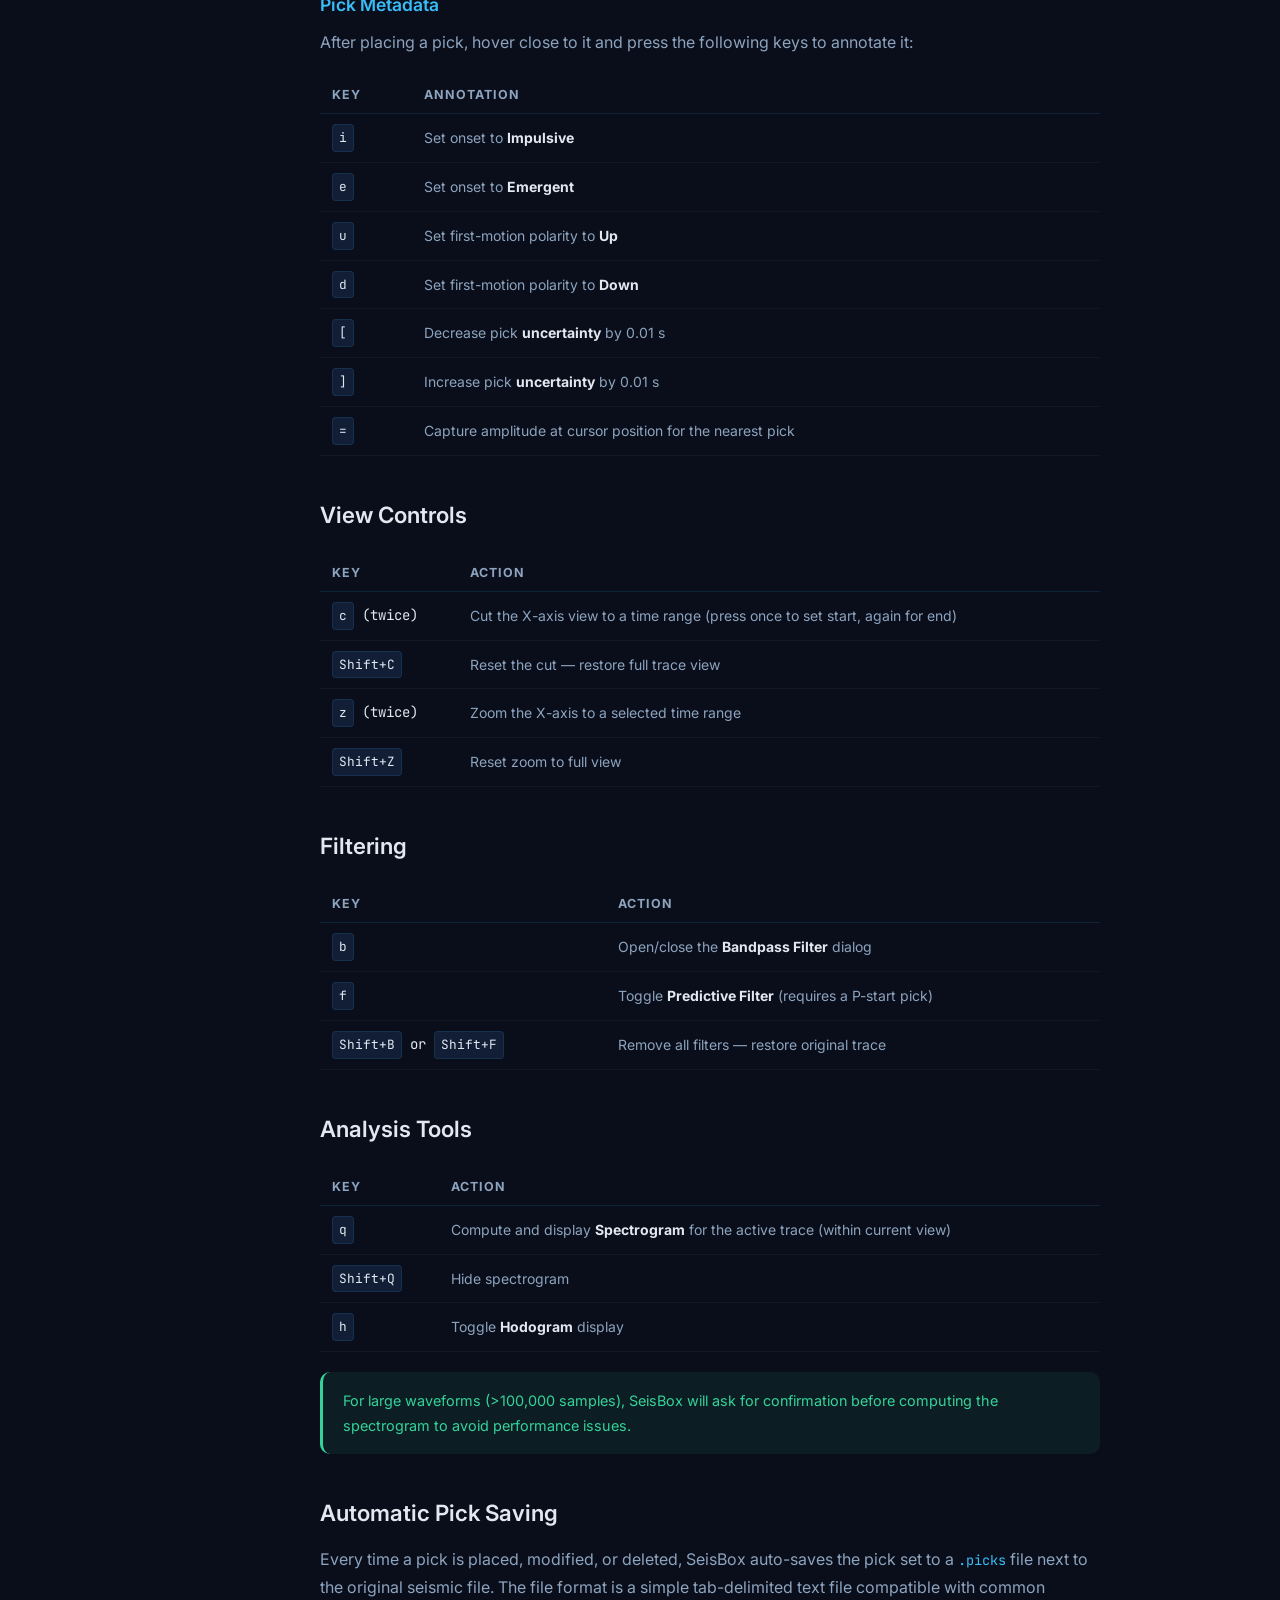
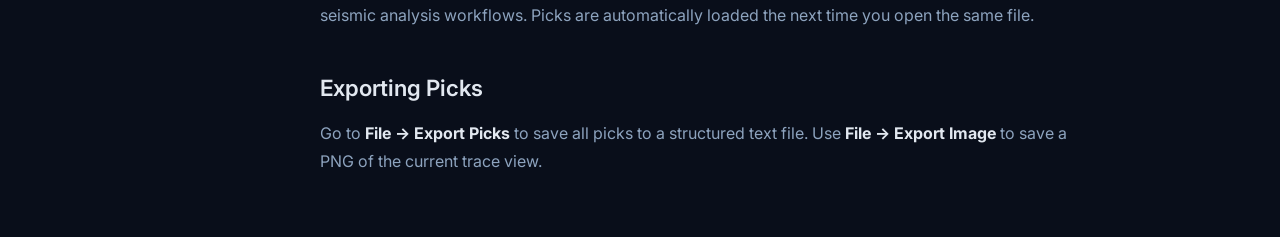
<file: docs/docs/waveform.html>
<!DOCTYPE html>
<html lang="en">
<head>
  <meta charset="UTF-8" /><meta name="viewport" content="width=device-width, initial-scale=1.0" />
  <title>Waveform Viewer — SeisBox Docs</title>
  <link rel="icon" href="../assets/seisbox_icon.svg" type="image/svg+xml" />
  <link href="https://fonts.googleapis.com/css2?family=Inter:wght@300;400;500;600;700&family=JetBrains+Mono:wght@400;500&display=swap" rel="stylesheet" />
  <link rel="stylesheet" href="docs.css" />
</head>
<body>
<div class="page-wrap">
  <nav class="sidebar">
    <a href="../index.html" class="sidebar-logo"><img src="../assets/seisbox_icon.svg" alt="SeisBox" />SeisBox</a>
    <div class="sidebar-section">
      <h4>Getting Started</h4>
      <ul class="sidebar-nav"><li><a href="../index.html#install">Installation</a></li></ul>
    </div>
    <div class="sidebar-section">
      <h4>Features</h4>
      <ul class="sidebar-nav">
        <li><a href="waveform.html" class="active">Waveform Viewer</a></li>
        <li><a href="hvsr.html">HVSR Analysis</a></li>
        <li><a href="rjmcmc.html">RJ-MCMC Inversion</a></li>
        <li><a href="coulomb.html">Coulomb Stress</a></li>
        <li><a href="bvor.html">BVor Analysis</a></li>
        <li><a href="isc.html">ISC Catalog Search</a></li>
        <li><a href="fdsn.html">FDSN Downloader</a></li>
        <li><a href="spatial.html">Spatial Analysis</a></li>
      </ul>
    </div>
  </nav>
  <main class="content">
    <div class="breadcrumb"><a href="../index.html">Home</a> › <span>Waveform Viewer</span></div>
    <h1>Waveform Viewer</h1>
    <p class="lead">Load, inspect, and navigate multi-component seismic waveforms in SAC and MiniSEED formats with full phase picking support.</p>

    <h2>Overview</h2>
    <p>The Waveform Viewer is the central workspace of SeisBox. It displays seismic traces in a multi-panel time-series view, supports interactive zoom/cut operations, bandpass filtering, spectrogram computation, and phase annotation. Picks are saved automatically to companion <code>.picks</code> files alongside the original data file.</p>

    <h2>Loading Data</h2>
    <p>Go to <strong>File → Open File(s)</strong> to load individual SAC or MiniSEED files, or <strong>File → Open Folder</strong> to load all waveform files in a directory. SeisBox automatically groups traces by station-component and populates the sidebar.</p>
    <div class="callout callout-info"><p>Supported formats: <strong>SAC (.sac, .SAC)</strong> and <strong>MiniSEED (.mseed, .seed)</strong>.</p></div>

    <h2>Navigation</h2>
    <ul>
      <li>Click a trace in the <strong>sidebar</strong> to bring it into focus.</li>
      <li>Use <kbd>Shift+,</kbd> / <kbd>Shift+.</kbd> to navigate to the previous/next station group.</li>
      <li>Scroll the mouse wheel over the plot to pan; hold <kbd>Ctrl</kbd> to zoom.</li>
      <li>Drag to pan the view.</li>
    </ul>

    <h2>Phase Picking</h2>
    <p>Phase picks are placed by hovering the mouse over the time position on any trace and pressing the corresponding key. Picks are shown as vertical colored lines on the plot.</p>
    <table class="shortcut-table">
      <thead><tr><th>Key</th><th>Action</th></tr></thead>
      <tbody>
        <tr><td><kbd>p</kbd></td><td>Place / update <strong>P-wave start</strong> pick at cursor position</td></tr>
        <tr><td><kbd>o</kbd></td><td>Place / update <strong>P-wave end</strong> pick</td></tr>
        <tr><td><kbd>s</kbd></td><td>Place / update <strong>S-wave start</strong> pick</td></tr>
        <tr><td><kbd>a</kbd></td><td>Place / update <strong>S-wave end</strong> pick</td></tr>
        <tr><td><kbd>Shift+P</kbd></td><td>Delete P-start pick</td></tr>
        <tr><td><kbd>Shift+S</kbd></td><td>Delete S-start pick</td></tr>
        <tr><td><kbd>Shift+O</kbd></td><td>Delete P-end pick</td></tr>
        <tr><td><kbd>Shift+A</kbd></td><td>Delete S-end pick</td></tr>
        <tr><td><kbd>w</kbd></td><td>Wipe <em>all</em> picks on the active trace</td></tr>
      </tbody>
    </table>

    <h3>Pick Metadata</h3>
    <p>After placing a pick, hover close to it and press the following keys to annotate it:</p>
    <table class="shortcut-table">
      <thead><tr><th>Key</th><th>Annotation</th></tr></thead>
      <tbody>
        <tr><td><kbd>i</kbd></td><td>Set onset to <strong>Impulsive</strong></td></tr>
        <tr><td><kbd>e</kbd></td><td>Set onset to <strong>Emergent</strong></td></tr>
        <tr><td><kbd>u</kbd></td><td>Set first-motion polarity to <strong>Up</strong></td></tr>
        <tr><td><kbd>d</kbd></td><td>Set first-motion polarity to <strong>Down</strong></td></tr>
        <tr><td><kbd>[</kbd></td><td>Decrease pick <strong>uncertainty</strong> by 0.01 s</td></tr>
        <tr><td><kbd>]</kbd></td><td>Increase pick <strong>uncertainty</strong> by 0.01 s</td></tr>
        <tr><td><kbd>=</kbd></td><td>Capture amplitude at cursor position for the nearest pick</td></tr>
      </tbody>
    </table>

    <h2>View Controls</h2>
    <table class="shortcut-table">
      <thead><tr><th>Key</th><th>Action</th></tr></thead>
      <tbody>
        <tr><td><kbd>c</kbd> (twice)</td><td>Cut the X-axis view to a time range (press once to set start, again for end)</td></tr>
        <tr><td><kbd>Shift+C</kbd></td><td>Reset the cut — restore full trace view</td></tr>
        <tr><td><kbd>z</kbd> (twice)</td><td>Zoom the X-axis to a selected time range</td></tr>
        <tr><td><kbd>Shift+Z</kbd></td><td>Reset zoom to full view</td></tr>
      </tbody>
    </table>

    <h2>Filtering</h2>
    <table class="shortcut-table">
      <thead><tr><th>Key</th><th>Action</th></tr></thead>
      <tbody>
        <tr><td><kbd>b</kbd></td><td>Open/close the <strong>Bandpass Filter</strong> dialog</td></tr>
        <tr><td><kbd>f</kbd></td><td>Toggle <strong>Predictive Filter</strong> (requires a P-start pick)</td></tr>
        <tr><td><kbd>Shift+B</kbd> or <kbd>Shift+F</kbd></td><td>Remove all filters — restore original trace</td></tr>
      </tbody>
    </table>

    <h2>Analysis Tools</h2>
    <table class="shortcut-table">
      <thead><tr><th>Key</th><th>Action</th></tr></thead>
      <tbody>
        <tr><td><kbd>q</kbd></td><td>Compute and display <strong>Spectrogram</strong> for the active trace (within current view)</td></tr>
        <tr><td><kbd>Shift+Q</kbd></td><td>Hide spectrogram</td></tr>
        <tr><td><kbd>h</kbd></td><td>Toggle <strong>Hodogram</strong> display</td></tr>
      </tbody>
    </table>
    <div class="callout callout-tip"><p>For large waveforms (&gt;100,000 samples), SeisBox will ask for confirmation before computing the spectrogram to avoid performance issues.</p></div>

    <h2>Automatic Pick Saving</h2>
    <p>Every time a pick is placed, modified, or deleted, SeisBox auto-saves the pick set to a <code>.picks</code> file next to the original seismic file. The file format is a simple tab-delimited text file compatible with common seismic analysis workflows. Picks are automatically loaded the next time you open the same file.</p>

    <h2>Exporting Picks</h2>
    <p>Go to <strong>File → Export Picks</strong> to save all picks to a structured text file. Use <strong>File → Export Image</strong> to save a PNG of the current trace view.</p>
  </main>
</div>
</body>
</html>
</file>
<file: docs/style.css>
/* =============================================
   SeisBox Docs — style.css
   ============================================= */

:root {
  --bg:        #090e1a;
  --bg2:       #0d1628;
  --bg3:       #111e36;
  --border:    rgba(56, 189, 248, 0.12);
  --text:      #e2e8f0;
  --text-muted:#8da3be;
  --accent:    #38bdf8;
  --accent2:   #34d399;
  --orange:    #fb923c;
  --yellow:    #facc15;
  --radius:    14px;
  --font:      'Inter', sans-serif;
  --mono:      'JetBrains Mono', monospace;
}

*, *::before, *::after { box-sizing: border-box; margin: 0; padding: 0; }

html { scroll-behavior: smooth; }

body {
  font-family: var(--font);
  background: var(--bg);
  color: var(--text);
  line-height: 1.65;
  overflow-x: hidden;
}

a { color: var(--accent); text-decoration: none; }
a:hover { text-decoration: underline; }

.container { max-width: 1100px; margin: 0 auto; padding: 0 24px; }

/* ===== NAVBAR ===== */
#navbar {
  position: fixed; top: 0; left: 0; right: 0; z-index: 100;
  background: rgba(9, 14, 26, 0.85);
  backdrop-filter: blur(12px);
  border-bottom: 1px solid var(--border);
}
.nav-inner {
  max-width: 1100px; margin: 0 auto; padding: 0 24px;
  height: 60px;
  display: flex; align-items: center; justify-content: space-between;
}
.nav-logo {
  display: flex; align-items: center; gap: 10px;
  font-weight: 600; font-size: 1.05rem; color: var(--text);
  text-decoration: none;
}
.nav-links {
  display: flex; align-items: center; gap: 28px; list-style: none;
}
.nav-links a {
  color: var(--text-muted); font-size: 0.9rem; font-weight: 500;
  transition: color 0.2s;
}
.nav-links a:hover { color: var(--text); text-decoration: none; }
.btn-ghost {
  border: 1px solid var(--border);
  padding: 6px 14px; border-radius: 8px;
  color: var(--accent) !important;
  transition: background 0.2s, border-color 0.2s;
}
.btn-ghost:hover { background: rgba(56,189,248,0.08); border-color: var(--accent); }

/* ===== BUTTONS ===== */
.btn-primary {
  display: inline-flex; align-items: center; gap: 8px;
  background: linear-gradient(135deg, #0ea5e9, #38bdf8);
  color: #05090f !important;
  font-weight: 600; font-size: 0.95rem;
  padding: 12px 28px; border-radius: 10px;
  transition: opacity 0.2s, transform 0.15s, box-shadow 0.2s;
  box-shadow: 0 0 20px rgba(56,189,248,0.25);
  text-decoration: none !important;
}
.btn-primary:hover { opacity: 0.9; transform: translateY(-1px); box-shadow: 0 0 30px rgba(56,189,248,0.4); }
.btn-primary.btn-sm { padding: 8px 18px; font-size: 0.85rem; }
.btn-secondary {
  display: inline-flex; align-items: center;
  border: 1px solid var(--border);
  color: var(--text) !important;
  font-weight: 500; font-size: 0.95rem;
  padding: 12px 28px; border-radius: 10px;
  transition: background 0.2s, border-color 0.2s;
  text-decoration: none !important;
}
.btn-secondary:hover { background: var(--bg3); border-color: rgba(56,189,248,0.3); }

/* ===== HERO ===== */
#hero {
  min-height: 100vh;
  display: grid;
  grid-template-columns: 1fr 1fr;
  align-items: center;
  gap: 60px;
  padding: 100px 80px 80px;
  position: relative;
  overflow: hidden;
}
.hero-bg {
  position: absolute; inset: 0; z-index: 0;
  background:
    radial-gradient(ellipse 60% 55% at 20% 50%, rgba(14, 165, 233, 0.08) 0%, transparent 70%),
    radial-gradient(ellipse 40% 40% at 80% 30%, rgba(52, 211, 153, 0.06) 0%, transparent 70%);
}
.hero-content { position: relative; z-index: 1; }
.hero-badge {
  display: inline-block;
  background: rgba(56,189,248,0.1);
  border: 1px solid rgba(56,189,248,0.25);
  color: var(--accent);
  font-size: 0.78rem; font-weight: 600; letter-spacing: 0.04em;
  padding: 4px 14px; border-radius: 999px;
  margin-bottom: 20px;
}
#hero h1 {
  font-size: clamp(2.2rem, 4vw, 3.5rem);
  font-weight: 700; line-height: 1.15;
  margin-bottom: 20px;
}
.gradient-text {
  background: linear-gradient(135deg, #38bdf8, #34d399);
  -webkit-background-clip: text;
  -webkit-text-fill-color: transparent;
  background-clip: text;
}
.hero-sub {
  color: var(--text-muted);
  font-size: 1rem; max-width: 480px;
  margin-bottom: 32px;
}
.hero-actions { display: flex; gap: 14px; flex-wrap: wrap; margin-bottom: 16px; }
.hero-note { font-size: 0.78rem; color: var(--text-muted); }

/* ===== APP WINDOW MOCKUP ===== */
.hero-visual { position: relative; z-index: 1; }
.app-window {
  background: var(--bg2);
  border: 1px solid var(--border);
  border-radius: 16px;
  overflow: hidden;
  box-shadow: 0 30px 80px rgba(0,0,0,0.5), 0 0 0 1px rgba(56,189,248,0.06);
}
.window-bar {
  display: flex; align-items: center; gap: 8px;
  padding: 12px 16px;
  background: rgba(255,255,255,0.03);
  border-bottom: 1px solid var(--border);
}
.dot { width: 12px; height: 12px; border-radius: 50%; }
.dot.red { background: #ff5f57; }
.dot.yellow { background: #febc2e; }
.dot.green { background: #28c840; }
.window-title { margin-left: auto; font-size: 0.8rem; color: var(--text-muted); font-weight: 500; }
.window-body { display: flex; flex-direction: column; }
.waveform-demo { padding: 12px 16px 8px; background: rgba(0,0,0,0.2); }
.waveform-demo svg { width: 100%; height: 90px; display: block; }
.trace { animation: trace-draw 2.5s ease-out forwards; stroke-dasharray: 2000; stroke-dashoffset: 2000; }
.t1 { animation-delay: 0.2s; }
.t2 { animation-delay: 0.5s; }
@keyframes trace-draw { to { stroke-dashoffset: 0; } }
.window-panel { padding: 8px 12px 12px; display: flex; flex-direction: column; gap: 4px; }
.panel-item {
  font-size: 0.78rem; color: var(--text-muted);
  padding: 6px 10px; border-radius: 6px;
  transition: background 0.15s;
}
.panel-item.active { background: rgba(56,189,248,0.1); color: var(--accent); }

/* ===== SECTIONS ===== */
section { padding: 96px 0; }
#features { background: var(--bg2); }
#install { background: var(--bg); }
#docs { background: var(--bg2); }

.section-header { text-align: center; margin-bottom: 56px; }
.section-header h2 { font-size: clamp(1.6rem, 3vw, 2.4rem); font-weight: 700; margin-bottom: 12px; }
.section-header p { color: var(--text-muted); font-size: 1rem; }

/* ===== FEATURE GRID ===== */
.feature-grid {
  display: grid;
  grid-template-columns: repeat(3, 1fr);
  gap: 20px;
}
.feature-card {
  background: var(--bg3);
  border: 1px solid var(--border);
  border-radius: var(--radius);
  padding: 28px;
  transition: border-color 0.2s, transform 0.2s, box-shadow 0.2s;
}
.feature-card:hover {
  border-color: rgba(56,189,248,0.3);
  transform: translateY(-3px);
  box-shadow: 0 8px 32px rgba(56,189,248,0.08);
}
.feature-icon { font-size: 1.8rem; margin-bottom: 14px; }
.feature-card h3 { font-size: 1rem; font-weight: 600; margin-bottom: 8px; }
.feature-card p { font-size: 0.875rem; color: var(--text-muted); line-height: 1.6; }

/* ===== INSTALL ===== */
.install-steps { display: flex; flex-direction: column; gap: 28px; margin-bottom: 48px; }
.step { display: flex; gap: 24px; align-items: flex-start; }
.step-num {
  flex-shrink: 0;
  width: 40px; height: 40px;
  border-radius: 50%;
  background: linear-gradient(135deg, #0ea5e9, #38bdf8);
  color: #05090f;
  font-weight: 700; font-size: 1rem;
  display: flex; align-items: center; justify-content: center;
}
.step-body h3 { font-size: 1.05rem; font-weight: 600; margin-bottom: 6px; }
.step-body p { color: var(--text-muted); font-size: 0.9rem; margin-bottom: 12px; }

.build-block {
  background: var(--bg3);
  border: 1px solid var(--border);
  border-radius: var(--radius);
  padding: 28px;
}
.build-block h3 { font-size: 1rem; font-weight: 600; margin-bottom: 16px; color: var(--text-muted); }
.build-block pre {
  background: rgba(0,0,0,0.3);
  border: 1px solid var(--border);
  border-radius: 8px;
  padding: 16px 20px;
  overflow-x: auto;
  margin-bottom: 12px;
}
code {
  font-family: var(--mono);
  font-size: 0.85rem;
  color: var(--accent);
}
pre code { color: var(--text); }
.build-block p { font-size: 0.85rem; color: var(--text-muted); }

/* ===== DOC GRID ===== */
.doc-grid {
  display: grid;
  grid-template-columns: repeat(2, 1fr);
  gap: 20px;
}
.doc-card {
  background: var(--bg3);
  border: 1px solid var(--border);
  border-radius: var(--radius);
  padding: 28px;
  display: block;
  transition: border-color 0.2s, transform 0.2s;
  color: var(--text) !important;
  text-decoration: none !important;
}
.doc-card:hover { border-color: rgba(56,189,248,0.3); transform: translateY(-2px); }
.doc-icon { font-size: 1.6rem; display: block; margin-bottom: 12px; }
.doc-card h3 { font-size: 1rem; font-weight: 600; margin-bottom: 6px; }
.doc-card p { font-size: 0.875rem; color: var(--text-muted); }

/* ===== FOOTER ===== */
footer {
  background: var(--bg);
  border-top: 1px solid var(--border);
  padding: 40px 0;
}
.footer-inner {
  display: flex; flex-direction: column; align-items: center; gap: 16px; text-align: center;
}
.footer-logo {
  display: flex; align-items: center; gap: 10px;
  font-weight: 600; font-size: 1rem;
}
.footer-text { font-size: 0.85rem; color: var(--text-muted); line-height: 1.7; }
.footer-links { display: flex; gap: 24px; font-size: 0.85rem; }
.footer-links a { color: var(--text-muted); }
.footer-links a:hover { color: var(--text); }

/* ===== RESPONSIVE ===== */
@media (max-width: 900px) {
  #hero { grid-template-columns: 1fr; padding: 100px 24px 60px; gap: 48px; }
  .hero-visual { display: none; }
  .feature-grid { grid-template-columns: repeat(2, 1fr); }
  .doc-grid { grid-template-columns: 1fr; }
}
@media (max-width: 600px) {
  .feature-grid { grid-template-columns: 1fr; }
  .nav-links { display: none; }
}


/* ===== DROPDOWN NAV ===== */
.dropdown {
  position: relative;
  display: inline-block;
}

.dropdown-menu {
  display: none;
  position: absolute;
  top: 100%;
  left: 0;
  background: var(--bg2);
  min-width: 200px;
  box-shadow: 0px 8px 16px 0px rgba(0,0,0,0.5);
  border: 1px solid var(--border);
  border-radius: 8px;
  z-index: 1000;
  padding: 8px 0;
  list-style: none;
}

.dropdown-menu li {
  padding: 8px 16px;
}

.dropdown-menu li a {
  color: var(--text);
  display: block;
}

.dropdown-menu li a:hover {
  color: var(--accent);
  text-decoration: none;
}

.dropdown:hover .dropdown-menu {
  display: block;
}

/* ===== TABBED CODE BLOCKS ===== */
.code-tabs {
  display: flex;
  background: var(--bg3);
  border-bottom: 1px solid var(--border);
  border-radius: var(--radius) var(--radius) 0 0;
}
.code-tab {
  padding: 8px 16px;
  cursor: pointer;
  color: var(--text-muted);
  border-bottom: 2px solid transparent;
}
.code-tab:hover {
  color: var(--text);
}
.code-tab.active {
  color: var(--accent);
  border-bottom: 2px solid var(--accent);
}
.code-content {
  display: none;
  background: var(--bg2);
  padding: 16px;
  border-radius: 0 0 var(--radius) var(--radius);
  border: 1px solid var(--border);
  border-top: none;
}
.code-content.active {
  display: block;
}
</file>
<file: docs/docs/docs.css>
/* docs/docs.css — shared style for all sub-pages */

:root {
  --bg:        #090e1a;
  --bg2:       #0d1628;
  --bg3:       #111e36;
  --border:    rgba(56, 189, 248, 0.12);
  --text:      #e2e8f0;
  --text-muted:#8da3be;
  --accent:    #38bdf8;
  --accent2:   #34d399;
  --orange:    #fb923c;
  --yellow:    #facc15;
  --font:      'Inter', sans-serif;
  --mono:      'JetBrains Mono', monospace;
}

*, *::before, *::after { box-sizing: border-box; margin: 0; padding: 0; }
html { scroll-behavior: smooth; }
body { font-family: var(--font); background: var(--bg); color: var(--text); line-height: 1.7; }

a { color: var(--accent); }
a:hover { text-decoration: underline; }

/* ===== LAYOUT ===== */
.page-wrap { display: flex; min-height: 100vh; }

/* ===== SIDEBAR ===== */
.sidebar {
  width: 260px; flex-shrink: 0;
  background: var(--bg2);
  border-right: 1px solid var(--border);
  position: sticky; top: 0; height: 100vh; overflow-y: auto;
  padding: 24px 0;
}
.sidebar-logo {
  display: flex; align-items: center; gap: 10px;
  padding: 0 20px 20px; border-bottom: 1px solid var(--border);
  font-weight: 700; font-size: 1.1rem; color: var(--text);
  text-decoration: none;
}
.sidebar-logo img { width: 28px; }
.sidebar-section { padding: 16px 20px 0; }
.sidebar-section h4 {
  font-size: 0.7rem; font-weight: 700; letter-spacing: 0.1em;
  text-transform: uppercase; color: var(--text-muted); margin-bottom: 8px;
}
.sidebar-nav { list-style: none; margin-bottom: 20px; }
.sidebar-nav li a {
  display: block; padding: 5px 12px;
  font-size: 0.875rem; color: var(--text-muted);
  border-radius: 6px; transition: background 0.15s, color 0.15s;
  text-decoration: none;
}
.sidebar-nav li a:hover, .sidebar-nav li a.active {
  background: rgba(56,189,248,0.08); color: var(--accent);
}

/* ===== CONTENT ===== */
.content {
  flex: 1; padding: 48px 60px;
  max-width: 900px;
}
.content h1 {
  font-size: 2.2rem; font-weight: 700;
  background: linear-gradient(135deg, #38bdf8, #34d399);
  -webkit-background-clip: text; -webkit-text-fill-color: transparent;
  background-clip: text;
  margin-bottom: 8px;
}
.content .lead {
  font-size: 1.05rem; color: var(--text-muted); margin-bottom: 40px;
  border-bottom: 1px solid var(--border); padding-bottom: 24px;
}
.content h2 { font-size: 1.4rem; font-weight: 600; margin: 40px 0 12px; color: var(--text); }
.content h3 { font-size: 1.1rem; font-weight: 600; margin: 28px 0 8px; color: var(--accent); }
.content p { color: var(--text-muted); margin-bottom: 14px; line-height: 1.75; }
.content ul, .content ol { color: var(--text-muted); padding-left: 24px; margin-bottom: 14px; }
.content li { margin-bottom: 6px; }
.content strong { color: var(--text); }

/* ===== PARAM TABLE ===== */
.param-table { width: 100%; border-collapse: collapse; margin: 20px 0 30px; }
.param-table th {
  text-align: left; font-size: 0.78rem; text-transform: uppercase;
  letter-spacing: 0.08em; color: var(--text-muted);
  padding: 8px 12px; border-bottom: 1px solid var(--border);
}
.param-table td {
  padding: 10px 12px; font-size: 0.875rem;
  border-bottom: 1px solid rgba(255,255,255,0.04);
  vertical-align: top;
}
.param-table td:first-child { font-family: var(--mono); color: var(--accent); font-size: 0.82rem; white-space: nowrap; }
.param-table td:nth-child(2) { color: var(--orange); font-family: var(--mono); font-size: 0.82rem; }
.param-table td:nth-child(3) { color: var(--text-muted); }
.param-table tr:hover td { background: rgba(56,189,248,0.03); }

/* ===== SHORTCUT TABLE ===== */
.shortcut-table { width: 100%; border-collapse: collapse; margin: 20px 0; }
.shortcut-table th { text-align: left; font-size: 0.78rem; text-transform: uppercase; letter-spacing: 0.08em; color: var(--text-muted); padding: 8px 12px; border-bottom: 1px solid var(--border); }
.shortcut-table td { padding: 10px 12px; font-size: 0.875rem; border-bottom: 1px solid rgba(255,255,255,0.04); }
.shortcut-table td:first-child { font-family: var(--mono); }
.shortcut-table td:nth-child(2) { color: var(--text-muted); }
kbd {
  display: inline-block; background: var(--bg3);
  border: 1px solid var(--border); border-radius: 4px;
  padding: 2px 6px; font-family: var(--mono); font-size: 0.8rem; color: var(--text);
}

/* ===== CALLOUTS ===== */
.callout {
  border-radius: 10px; padding: 16px 20px; margin: 20px 0;
  font-size: 0.9rem; border-left: 3px solid;
}
.callout-tip { background: rgba(52,211,153,0.08); border-color: var(--accent2); color: var(--accent2); }
.callout-warn { background: rgba(251,146,60,0.08); border-color: var(--orange); color: var(--orange); }
.callout-info { background: rgba(56,189,248,0.08); border-color: var(--accent); color: var(--accent); }
.callout p { color: inherit; margin: 0; }

/* ===== CODE ===== */
pre {
  background: rgba(0,0,0,0.35); border: 1px solid var(--border);
  border-radius: 8px; padding: 18px 20px; overflow-x: auto; margin: 16px 0;
}
code { font-family: var(--mono); font-size: 0.85rem; color: var(--accent); }
pre code { color: var(--text); }

/* ===== STEP LIST ===== */
.step-list { list-style: none; padding: 0; counter-reset: steps; }
.step-list li {
  counter-increment: steps; position: relative; padding-left: 44px; margin-bottom: 20px;
}
.step-list li::before {
  content: counter(steps); position: absolute; left: 0; top: 2px;
  width: 28px; height: 28px; border-radius: 50%;
  background: linear-gradient(135deg, #0ea5e9, #38bdf8);
  color: #05090f; font-weight: 700; font-size: 0.85rem;
  display: flex; align-items: center; justify-content: center;
}
.step-list li strong { color: var(--text); display: block; margin-bottom: 4px; }
.step-list li p { color: var(--text-muted); margin: 0; font-size: 0.9rem; }

/* ===== BREADCRUMB ===== */
.breadcrumb { font-size: 0.82rem; color: var(--text-muted); margin-bottom: 24px; }
.breadcrumb a { color: var(--text-muted); }
.breadcrumb span { color: var(--text); }

/* ===== RESPONSIVE ===== */
@media (max-width: 768px) {
  .sidebar { display: none; }
  .content { padding: 24px; }
}
</file>
